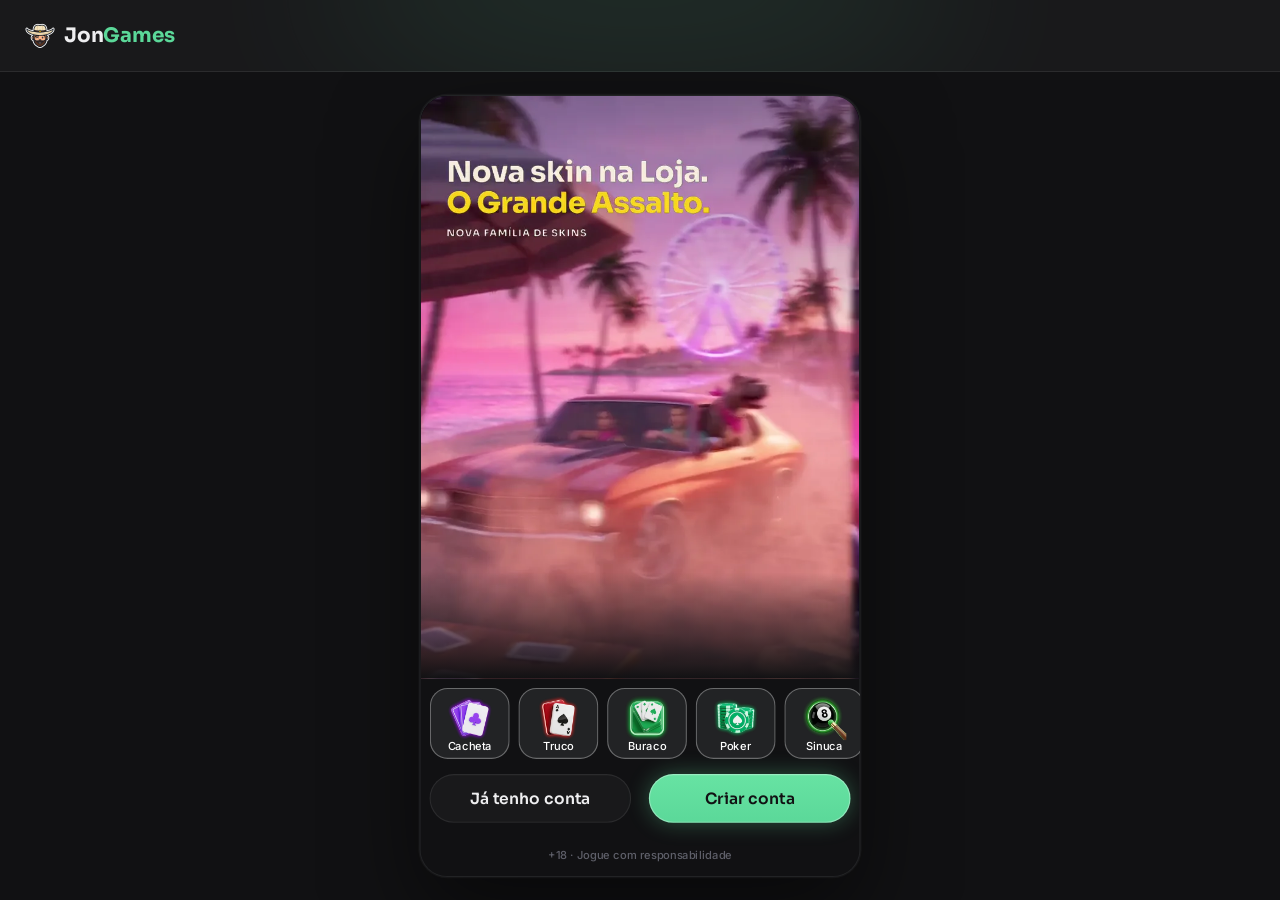
<file: index.html>
<!doctype html>
<html lang="pt-BR">
<head>
<meta charset="utf-8">
<meta name="viewport" content="width=device-width, initial-scale=1, viewport-fit=cover, user-scalable=no">
<meta name="robots" content="noindex, nofollow">
<meta name="theme-color" content="#141e2a">
<meta name="mobile-web-app-capable" content="yes">
<meta name="apple-mobile-web-app-capable" content="yes">
<meta name="apple-mobile-web-app-status-bar-style" content="black-translucent">
<title>Jon Games · protótipo</title>
<link rel="icon" href="assets/ui/logo_icon.webp">
<link rel="preconnect" href="https://fonts.googleapis.com">
<link rel="preconnect" href="https://fonts.gstatic.com" crossorigin>
<link rel="stylesheet" href="https://fonts.googleapis.com/css2?family=Inter:wght@400;500;600;700&family=Sora:wght@600;700;800&display=swap">
<link rel="stylesheet" href="css/tokens.css?v=jon-11261813">
<link rel="stylesheet" href="css/ui.css?v=jon-11261813">
<link rel="stylesheet" href="css/screens.css?v=jon-11261813">
<link rel="stylesheet" href="css/game.css?v=jon-11261813">
<link rel="stylesheet" href="css/desk.css?v=jon-11261813">
<link rel="stylesheet" href="css/missoes.css?v=jon-11261813">
</head>
<body>
<svg width="0" height="0" style="position:absolute" aria-hidden="true">
  <defs><clipPath id="hexclip" clipPathUnits="objectBoundingBox"><path id="hexpath" d=""/></clipPath></defs>
  <symbol id="s-E" viewBox="0 0 16 20"><path d="M8 0C5 4 0 7.5 0 11.5C0 14 2 16 4.5 16C5.7 16 6.8 15.5 7.5 14.7C7.3 16.6 6.5 18.3 5 20H11C9.5 18.3 8.7 16.6 8.5 14.7C9.2 15.5 10.3 16 11.5 16C14 16 16 14 16 11.5C16 7.5 11 4 8 0Z"/></symbol>
  <symbol id="s-C" viewBox="0 0 20 18.4"><path d="M10 18.35L8.55 17.03C3.4 12.36 0 9.28 0 5.5C0 2.420 2.42 0 5.5 0C7.24 0 8.91 0.81 10 2.09C11.09 0.81 12.76 0 14.5 0C17.58 0 20 2.42 20 5.5C20 9.28 16.6 12.36 11.45 17.04L10 18.35Z"/></symbol>
  <symbol id="s-O" viewBox="0 0 15 20"><path d="M7.5 0L15 10L7.5 20L0 10L7.5 0Z"/></symbol>
  <symbol id="s-P" viewBox="0 0 18 18.5"><path d="M9 0C11.3 0 13.2 1.9 13.2 4.2C13.2 5 13 5.7 12.6 6.3C13 6.2 13.4 6.1 13.8 6.1C16.1 6.1 18 8 18 10.3C18 12.6 16.1 14.5 13.8 14.5C12.5 14.5 11.3 13.9 10.5 12.9C10.7 14.9 11.6 16.8 13.1 18.5H4.9C6.4 16.8 7.3 14.9 7.5 12.9C6.7 13.9 5.5 14.5 4.2 14.5C1.9 14.5 0 12.6 0 10.3C0 8 1.9 6.1 4.2 6.1C4.6 6.1 5 6.2 5.4 6.3C5 5.7 4.8 5 4.8 4.2C4.8 1.9 6.7 0 9 0Z"/></symbol>
  <symbol id="i-copy" viewBox="0 0 448 512"><path d="M208 0H332.1c12.7 0 24.9 5.1 33.9 14.1l67.9 67.9c9 9 14.1 21.2 14.1 33.9V336c0 26.5-21.5 48-48 48H208c-26.5 0-48-21.5-48-48V48c0-26.5 21.5-48 48-48zM48 128h80v64H64V448H256V416h64v48c0 26.5-21.5 48-48 48H48c-26.5 0-48-21.5-48-48V176c0-26.5 21.5-48 48-48z"/></symbol>
  <symbol id="i-share" viewBox="0 0 448 512"><path d="M352 224c53 0 96-43 96-96s-43-96-96-96s-96 43-96 96c0 4 .2 8 .7 11.9l-94.1 47C145.4 170.2 121.9 160 96 160c-53 0-96 43-96 96s43 96 96 96c25.9 0 49.4-10.2 66.6-26.9l94.1 47c-.5 3.9-.7 7.8-.7 11.9c0 53 43 96 96 96s96-43 96-96s-43-96-96-96c-25.9 0-49.4 10.2-66.6 26.9l-94.1-47c.5-3.9 .7-7.8 .7-11.9s-.2-8-.7-11.9l94.1-47C302.6 213.8 326.1 224 352 224z"/></symbol>
  <symbol id="i-wa" viewBox="0 0 448 512"><path d="M380.9 97.1C339 55.1 283.2 32 223.9 32c-122.4 0-222 99.6-222 222 0 39.1 10.2 77.3 29.6 111L0 480l117.7-30.9c32.4 17.7 68.9 27 106.1 27h.1c122.3 0 224.1-99.6 224.1-222 0-59.3-25.2-115-67.1-157zm-157 341.6c-33.2 0-65.7-8.9-94-25.7l-6.7-4-69.8 18.3L72 359.2l-4.4-7c-18.5-29.4-28.2-63.3-28.2-98.2 0-101.7 82.8-184.5 184.6-184.5 49.3 0 95.6 19.2 130.4 54.1 34.8 34.9 56.2 81.2 56.1 130.5 0 101.8-84.9 184.6-186.6 184.6zm101.2-138.2c-5.5-2.8-32.8-16.2-37.9-18-5.1-1.9-8.8-2.8-12.5 2.8-3.7 5.6-14.3 18-17.6 21.8-3.2 3.7-6.5 4.2-12 1.4-32.6-16.3-54-29.1-75.5-66-5.7-9.8 5.7-9.1 16.3-30.3 1.8-3.7.9-6.9-.5-9.7-1.4-2.8-12.5-30.1-17.1-41.2-4.5-10.8-9.1-9.3-12.5-9.5-3.2-.2-6.9-.2-10.6-.2-3.7 0-9.7 1.4-14.8 6.9-5.1 5.6-19.4 19-19.4 46.3 0 27.3 19.9 53.7 22.6 57.4 2.8 3.7 39.1 59.7 94.8 83.8 35.2 15.2 49 16.5 66.6 13.9 10.7-1.6 32.8-13.4 37.4-26.4 4.6-13 4.6-24.1 3.2-26.4-1.3-2.5-5-3.9-10.5-6.6z"/></symbol>
  <symbol id="i-pen" viewBox="0 0 512 512"><path d="M362.7 19.3L314.3 67.7 444.3 197.7l48.4-48.4c25-25 25-65.5 0-90.5L453.3 19.3c-25-25-65.5-25-90.5 0zm-71 71L58.6 323.5c-10.4 10.4-18 23.3-22.2 37.4L1 481.2C-1.5 489.7 .8 498.8 7 505s15.3 8.5 23.7 6.1l120.3-35.4c14.1-4.2 27-11.8 37.4-22.2L421.7 220.3 291.7 90.3z"/></symbol>
  <symbol id="i-plus" viewBox="0 0 448 512"><path d="M256 80c0-17.7-14.3-32-32-32s-32 14.3-32 32v144H48c-17.7 0-32 14.3-32 32s14.3 32 32 32h144v144c0 17.7 14.3 32 32 32s32-14.3 32-32V288h144c17.7 0 32-14.3 32-32s-14.3-32-32-32H256V80z"/></symbol>
  <symbol id="i-chev-l" viewBox="0 0 320 512"><path d="M9.4 233.4c-12.5 12.5-12.5 32.8 0 45.3l192 192c12.5 12.5 32.8 12.5 45.3 0s12.5-32.8 0-45.3L77.3 256 246.6 86.6c12.5-12.5 12.5-32.8 0-45.3s-32.8-12.5-45.3 0l-192 192z"/></symbol>
  <symbol id="i-chev-r" viewBox="0 0 320 512"><path d="M310.6 233.4c12.5 12.5 12.5 32.8 0 45.3l-192 192c-12.5 12.5-32.8 12.5-45.3 0s-12.5-32.8 0-45.3L242.7 256 73.4 86.6c-12.5-12.5-12.5-32.8 0-45.3s32.8-12.5 45.3 0l192 192z"/></symbol>
  <symbol id="i-chev-l-light" viewBox="0 0 320 512"><path d="M20.7 267.3c-6.2-6.2-6.2-16.4 0-22.6l192-192c6.2-6.2 16.4-6.2 22.6 0s6.2 16.4 0 22.6L54.6 256 235.3 436.7c6.2 6.2 6.2 16.4 0 22.6s-16.4 6.2-22.6 0l-192-192z"/></symbol>
  <symbol id="i-chev-r-light" viewBox="0 0 320 512"><path d="M299.3 244.7c6.2 6.2 6.2 16.4 0 22.6l-192 192c-6.2 6.2-16.4 6.2-22.6 0s-6.2-16.4 0-22.6L265.4 256 84.7 75.3c-6.2-6.2-6.2-16.4 0-22.6s16.4-6.2 22.6 0l192 192z"/></symbol>
  <symbol id="i-x" viewBox="0 0 384 512"><path d="M324.5 411.1c6.2 6.2 16.4 6.2 22.6 0s6.2-16.4 0-22.6L214.6 256 347.1 123.5c6.2-6.2 6.2-16.4 0-22.6s-16.4-6.2-22.6 0L192 233.4 59.5 100.9c-6.2-6.2-16.4-6.2-22.6 0s-6.2 16.4 0 22.6L169.4 256 36.9 388.5c-6.2 6.2-6.2 16.4 0 22.6s16.4 6.2 22.6 0L192 278.6 324.5 411.1z"/></symbol>
  <symbol id="i-search" viewBox="0 0 512 512"><path d="M384 208A176 176 0 1 0 32 208a176 176 0 1 0 352 0zM343.3 366C307 397.2 259.7 416 208 416C93.1 416 0 322.9 0 208S93.1 0 208 0S416 93.1 416 208c0 51.7-18.8 99-50 135.3L507.3 484.7c6.2 6.2 6.2 16.4 0 22.6s-16.4 6.2-22.6 0L343.3 366z"/></symbol>
  <symbol id="i-check" viewBox="0 0 512 512"><path d="M256 512A256 256 0 1 0 256 0a256 256 0 1 0 0 512zM369 209L241 337c-9.4 9.4-24.6 9.4-33.9 0l-64-64c-9.4-9.4-9.4-24.6 0-33.9s24.6-9.4 33.9 0l47 47L335 175c9.4-9.4 24.6-9.4 33.9 0s9.4 24.6 0 33.9z"/></symbol>
  <symbol id="i-eye" viewBox="0 0 576 512"><path d="M288 32c-80.8 0-145.5 36.8-192.6 80.6C48.6 156 17.3 208 2.5 243.7c-3.3 7.9-3.3 16.7 0 24.6C17.3 304 48.6 356 95.4 399.4C142.5 443.2 207.2 480 288 480s145.5-36.8 192.6-80.6c46.8-43.5 78.1-95.4 93-131.1c3.3-7.9 3.3-16.7 0-24.6c-14.9-35.7-46.2-87.7-93-131.1C433.5 68.8 368.8 32 288 32zM144 256a144 144 0 1 1 288 0 144 144 0 1 1 -288 0zm144-64c0 35.3-28.7 64-64 64c-7.1 0-13.9-1.2-20.3-3.3c-5.5-1.8-11.9 1.6-11.7 7.4c.3 6.9 1.3 13.8 3.2 20.7c13.7 51.2 66.4 81.6 117.6 67.9s81.6-66.4 67.9-117.6c-11.1-41.5-47.8-69.4-88.6-71.1c-5.8-.2-9.2 6.1-7.4 11.7c2.1 6.4 3.3 13.2 3.3 20.3z"/></symbol>
  <symbol id="i-send" viewBox="0 0 512 512"><path d="M498.1 5.6c10.1 7 15.4 19.1 13.5 31.2l-64 416c-1.5 9.7-7.4 18.2-16 23s-18.9 5.4-28 1.6L284 427.7l-68.5 74.1c-8.9 9.7-22.9 12.9-35.2 8.1S160 493.2 160 480V396.4c0-4 1.5-7.8 4.2-10.7L331.8 202.8c5.8-6.3 5.6-16-.4-22s-15.7-6.4-22-.7L106 360.8 17.7 316.6C7.1 311.3 .3 300.7 0 288.9s5.9-22.8 16.1-28.7l448-256c10.7-6.1 23.9-5.5 34 1.4z"/></symbol>
  <symbol id="i-star" viewBox="0 0 576 512"><path d="M316.9 18C311.6 7 300.4 0 288.1 0s-23.4 7-28.8 18L195 150.3 51.4 171.5c-12 1.8-22 10.2-25.7 21.7s-.7 24.2 7.9 32.7L137.8 329 113.2 474.7c-2 12 3 24.2 12.9 31.3s23 8 33.8 2.3l128.3-68.5 128.3 68.5c10.8 5.7 23.9 4.9 33.8-2.3s14.9-19.3 12.9-31.3L438.5 329 542.7 225.9c8.6-8.5 11.7-21.2 7.9-32.7s-13.7-19.9-25.7-21.7L381.2 150.3 316.9 18z"/></symbol>
  <symbol id="i-star-o" viewBox="0 0 576 512"><path d="M287.9 0c9.2 0 17.6 5.2 21.6 13.5l68.6 141.3 153.2 22.6c9 1.3 16.5 7.6 19.3 16.3s.5 18.1-5.9 24.5L433.6 328.4l26.2 155.6c1.5 9-2.2 18.1-9.7 23.5s-17.3 6-25.3 1.7l-137-73.2L151 509.1c-8.1 4.3-17.9 3.7-25.3-1.7s-11.2-14.5-9.7-23.5l26.2-155.6L31.1 218.2c-6.5-6.4-8.7-15.9-5.9-24.5s10.3-14.9 19.3-16.3l153.2-22.6L266.3 13.5C270.4 5.2 278.7 0 287.9 0zm0 79L235.4 187.2c-3.5 7.1-10.2 12.1-18.1 13.3L99 217.9 184.9 303c5.5 5.5 8.1 13.3 6.8 21L171.4 443.7l105.2-56.2c7.1-3.8 15.6-3.7 22.6 0l105.2 56.2L384.2 324.1c-1.3-7.7 1.2-15.5 6.8-21l85.9-85.1L358.6 200.5c-7.8-1.2-14.6-6.1-18.1-13.3L287.9 79z"/></symbol>
</svg>

<!-- desktop (js/desk.js): header largo, menu e chat ao vivo em volta da coluna 9:16 -->
<header class="dkh" id="dkh"></header>
<aside class="dkl" id="dkl" aria-label="Menu"></aside>
<aside class="dkr" id="dkr" aria-label="Chat ao vivo"></aside>

<div class="stage-wrap"><div class="phone" id="phone">
  <div class="status" aria-hidden="true"><span>9:41</span><span class="island"></span>
    <span class="icons"><svg width="18" height="12" viewBox="0 0 18 12" fill="#fff"><rect x="0" y="8" width="3" height="4" rx="1"/><rect x="5" y="5.5" width="3" height="6.5" rx="1"/><rect x="10" y="3" width="3" height="9" rx="1"/><rect x="15" y="0" width="3" height="12" rx="1"/></svg><svg width="16" height="12" viewBox="0 0 16 12" fill="#fff"><path d="M8 2.2c2.3 0 4.4.9 6 2.4l1.1-1.1A10 10 0 0 0 8 .6 10 10 0 0 0 .9 3.5L2 4.6a8.4 8.4 0 0 1 6-2.4zm0 3.3c1.4 0 2.7.5 3.7 1.4l1.1-1.1A7 7 0 0 0 8 3.9a7 7 0 0 0-4.8 1.9l1.1 1.1c1-.9 2.3-1.4 3.7-1.4zm0 3.3c.6 0 1.1.2 1.5.6L8 11 6.5 9.4c.4-.4.9-.6 1.5-.6z"/></svg><svg width="27" height="13" viewBox="0 0 27 13" fill="none"><rect x=".5" y=".5" width="23" height="12" rx="3.5" stroke="#fff" opacity=".4"/><rect x="2" y="2" width="20" height="9" rx="2" fill="#fff"/><rect x="25" y="4.5" width="1.6" height="4" rx=".8" fill="#fff" opacity=".4"/></svg></span>
  </div>
  <div class="app" id="app">
    <!-- telas do app (renderizadas pelo js/screens.js) -->
    <section class="scr" id="view"></section>

    <!-- tela de jogo: os motores (js/games.js) desenham dentro dela -->
    <section class="scr game-scr" id="scr-game" hidden>
      <header class="hud" id="hud"></header>
      <div class="jogo" id="jogo"><div class="board" id="board"></div></div>
      <nav class="mnav" id="mnav">
        <button data-g="voltar"><span class="back"><svg><use href="#i-chev-l-light"/></svg></span><span>Voltar</span></button>
        <button data-g="chat"><img class="ic" src="assets/icons/chat.webp" alt=""><span>Chat</span></button>
        <button data-g="mesa"><img class="ic" src="assets/icons/friends.webp" alt=""><span>Mesa</span></button>
        <button data-g="voz"><img class="ic" id="micIco" src="assets/icons/microphone-off.webp" alt=""><span>Voz</span></button>
        <button data-g="ajustes"><img class="ic" src="assets/icons/gear.webp" alt=""><span>Ajustes</span></button>
      </nav>
    </section>

    <div class="toast" id="toast"><span class="hint-pill" id="toastTxt"></span></div>
    <div id="sheet"></div>
    <div id="overlay"></div>
  </div>
</div></div>

<script src="js/core.js?v=jon-11261813"></script>
<script src="js/ui.js?v=jon-11261813"></script>
<script src="js/screens.js?v=jon-11261813"></script>
<script src="js/loja.js?v=jon-11261813"></script>
<script src="js/social.js?v=jon-11261813"></script>
<script src="js/torneios.js?v=jon-11261813"></script>
<script src="js/sala.js?v=jon-11261813"></script>
<script src="js/missoes.js?v=jon-11261813"></script>
<script src="js/games.js?v=jon-11261813"></script>
<script src="js/sinuca.js?v=jon-11261813"></script>
<script src="js/desk.js?v=jon-11261813"></script>
<script src="js/boot.js?v=jon-11261813"></script>
</body>
</html>
</file>
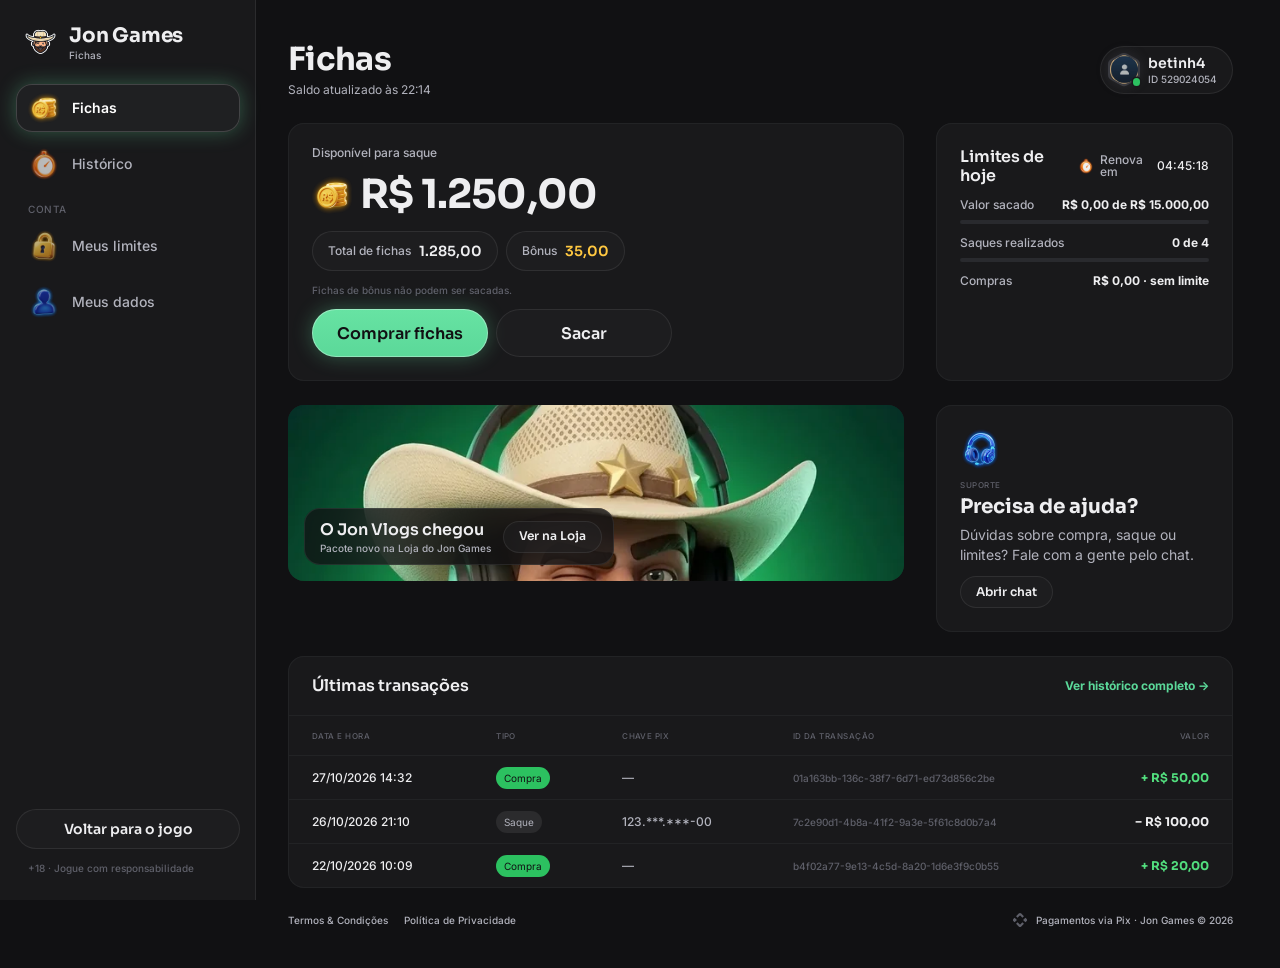
<file: fichas/index.html>
<!doctype html>
<html lang="pt-BR">
<head>
<meta charset="utf-8">
<meta name="viewport" content="width=device-width, initial-scale=1, viewport-fit=cover">
<meta name="robots" content="noindex, nofollow">
<meta name="theme-color" content="#111113">
<title>Fichas · Jon Games</title>
<link rel="icon" href="../assets/ui/logo_icon.webp">
<link rel="preconnect" href="https://fonts.googleapis.com">
<link rel="preconnect" href="https://fonts.gstatic.com" crossorigin>
<link rel="stylesheet" href="https://fonts.googleapis.com/css2?family=Inter:wght@400;500;600;700&family=Sora:wght@600;700;800&display=swap">
<link rel="stylesheet" href="../css/tokens.css?v=20261119a">
<link rel="stylesheet" href="../css/ui.css?v=20261119a">
<link rel="stylesheet" href="fichas.css?v=20261119a">
</head>
<body>
<svg width="0" height="0" style="position:absolute" aria-hidden="true">
  <defs><clipPath id="hexclip" clipPathUnits="objectBoundingBox"><path id="hexpath" d=""/></clipPath></defs>
  <symbol id="i-chev-l-light" viewBox="0 0 320 512"><path d="M20.7 267.3c-6.2-6.2-6.2-16.4 0-22.6l192-192c6.2-6.2 16.4-6.2 22.6 0s6.2 16.4 0 22.6L54.6 256 235.3 436.7c6.2 6.2 6.2 16.4 0 22.6s-16.4 6.2-22.6 0l-192-192z"/></symbol>
  <symbol id="i-x" viewBox="0 0 384 512"><path d="M324.5 411.1c6.2 6.2 16.4 6.2 22.6 0s6.2-16.4 0-22.6L214.6 256 347.1 123.5c6.2-6.2 6.2-16.4 0-22.6s-16.4-6.2-22.6 0L192 233.4 59.5 100.9c-6.2-6.2-16.4-6.2-22.6 0s-6.2 16.4 0 22.6L169.4 256 36.9 388.5c-6.2 6.2-6.2 16.4 0 22.6s16.4 6.2 22.6 0L192 278.6 324.5 411.1z"/></symbol>
  <symbol id="i-check" viewBox="0 0 448 512"><path d="M438.6 105.4c12.5 12.5 12.5 32.8 0 45.3l-256 256c-12.5 12.5-32.8 12.5-45.3 0l-128-128c-12.5-12.5-12.5-32.8 0-45.3s32.8-12.5 45.3 0L160 338.7 393.4 105.4c12.5-12.5 32.8-12.5 45.3 0z"/></symbol>
  <symbol id="i-copy" viewBox="0 0 448 512"><path d="M208 0H332.1c12.7 0 24.9 5.1 33.9 14.1l67.9 67.9c9 9 14.1 21.2 14.1 33.9V336c0 26.5-21.5 48-48 48H208c-26.5 0-48-21.5-48-48V48c0-26.5 21.5-48 48-48zM48 128h80v64H64V448H256V416h64v48c0 26.5-21.5 48-48 48H48c-26.5 0-48-21.5-48-48V176c0-26.5 21.5-48 48-48z"/></symbol>
  <symbol id="i-pix" viewBox="0 0 24 24"><path d="M6.1 6.3 10.1 2.3a2.7 2.7 0 0 1 3.8 0l4 4-2.3 2.3-2.9-2.9a1 1 0 0 0-1.4 0L8.4 8.6 6.1 6.3zm11.8 11.4-4 4a2.7 2.7 0 0 1-3.8 0l-4-4 2.3-2.3 2.9 2.9a1 1 0 0 0 1.4 0l2.9-2.9 2.3 2.3zM2.3 10.1l1.6-1.6L7.4 12l-3.5 3.5-1.6-1.6a2.7 2.7 0 0 1 0-3.8zm19.4 0a2.7 2.7 0 0 1 0 3.8l-1.6 1.6-3.5-3.5 3.5-3.5 1.6 1.6z"/></symbol>
</svg>

<div class="fx">
  <aside class="side" id="side" aria-label="Menu"></aside>
  <div class="main">
    <header class="mtop" id="mtop"></header>
    <main class="page" id="page"></main>
    <footer class="foot" id="foot"></footer>
  </div>
</div>
<div class="veil" id="veil" hidden><section class="drawer" id="drawer" role="dialog" aria-modal="true"></section></div>
<div class="toast" id="toast"><span class="hint-pill" id="toastTxt"></span></div>

<script src="fichas.js?v=20261119a"></script>
</body>
</html>
</file>
<file: css/tokens.css>
/* Jon Games · tokens do DS EstrelaGames (Rjx31bgpOt4m1U8DVKyWtd · modo Jon Games), valores resolvidos 1:1 */
:root{
  color-scheme: dark;
  /* background */
  --bg-default:#111113; --bg-subtle:#19191b; --bg-strong:#222325; --bg-raised:#292a2e; --bg-inset:#010101; --bg-highlight:#ffffff14; --bg-chrome:#19191b; --bg-divider:#292a2e; --bg-band:#00000052;
  --bga-default-50:#11111380; --bga-default-75:#111113bf; --bga-subtle-50:#19191b80; --bga-subtle-75:#19191bbf;
  --bga-strong-25:#22232540; --bga-strong-50:#22232580; --bga-strong-75:#222325bf;
  --bga-secondary-16:#5bd89929; --bga-secondary-32:#5bd89952; --bga-accent-12:#ffc8411f;
  /* border */
  --border-muted:#ffffff14; --border-default:#222325; --border-strong:#393a40; --border-focus:#67e3a3;
  --border-hl-top:#ffffff29; --border-gold-top:#b9f9d3e5; --border-gold-bottom:#67e3a35c;
  /* text */
  --text-default:#eeeef0; --text-muted:#b2b3bd; --text-link:#5bd899; --text-subtle:#5f606a; --text-disabled:#46484f;
  --text-brand:#5bd899; --text-success:#52de7e; --text-error:#ff6b6e; --text-prize:#ffc841;
  --text-on-color:#ffffff; --text-on-color-muted:#ffffffd9; --text-on-color-subtle:#ffffffb2; --text-on-light:#111113;
  /* system */
  --sys-info:#72edad; --sys-success:#2cc160; --sys-success-strong:#8cf0a9; --sys-warning:#ffbe2e; --sys-error:#ef4452;
  --sysa-success-25:#2cc16040; --sysa-error-25:#ef445240; --sysa-info-25:#3b74f540;
  --notification-error:#ef4452;
  /* effects */
  --hl-subtle:#ffffff29; --hl:#ffffff52; --hl-strong:#ffffff7a;
  --shadow-faint:#0000001f; --shadow-subtle:#0000003d; --shadow:#00000066; --shadow-strong:#00000080;
  --glow-info:#67e3a352; --glow-accent:#ffbe2e52; --glow-success:#52de7ea3; --glow-gold:#5bd89952; --glow-blue:#5bd899; --glow-red:#ff6b6e;
  /* surfaces */
  --surface-card-top:#19191b; --surface-card-bottom:#111113; --surface-elevated-top:#292a2e; --surface-elevated-bottom:#19191b;
  /* buttons */
  --btn-primary-top:#67e3a3; --btn-primary-bg:#0d8353; --btn-secondary-border:#72edad;
  --btn-disabled-top:#292a2e; --btn-disabled-bg:#292a2e; --btn-disabled-text:#46484f;
  /* tabs */
  --tab-default-text:#b2b3bd; --tab-container:#222325; --input-border:#222325;
  --tab-padrao:#67e3a3; --tab-padrao-tint:#67e3a33d; --tab-rosa:#e93d82; --tab-rosa-tint:#e93d823d;
  /* games */
  --game-truco:#e5484d; --game-paulista:#3b74f5; --game-cacheta:#8752f2; --game-tranca:#2cc160; --game-buraco:#1f9a4a;
  --game-poker:#0fa968; --game-sinuca:#2fa35a; --game-todos:#72edad; --game-domino:#14b8a6; --game-dama:#f76b15; --game-xadrez:#5b6cff;
  --game-paulista-tint:#3b74f53d; --game-truco-tint:#e5484d3d; --game-cacheta-tint:#8752f23d; --game-buraco-tint:#1f9a4a3d; --game-poker-tint:#0fa9683d; --game-sinuca-tint:#2fa35a3d;
  /* crew */
  --crew-engenheiro:#4fb3ff; --crew-comandante:#f5c542; --crew-piloto:#ff5a36; --crew-navegador:#e86bff; --crew-explorador:#4dffb8;
  --crew-bar:#ff9f43; --crew-reis:#34d399; --crew-nobru:#3d8bff; --crew-inhui:#ff4fb0;
  /* famílias da página Skins (mesma cor da chamada do Truco) */
  --crew-laje:#ff7f50; --crew-portaria:#3ddc84; --crew-live:#b45cff; --crew-feira:#ffa62b; --crew-navalha:#ff4fb0; --crew-varzea:#5be37d; --crew-oficina:#3db8ff; --crew-posto:#ff3b4a; --crew-fliper:#a45cff; --crew-grau:#4fa3ff; --crew-palpite:#f2b233; --crew-assalto:#ff4fa3;
  /* stake / table */
  --stake-padrao-top:#005936; --stake-padrao-bottom:#072e1c; --stake-iniciante-top:#1f9a4a; --stake-iniciante-bottom:#1f502c;
  --table-card-top:#1f5a4a; --table-card-bottom:#0f2e2a; --table-stake:#ffc841;
  --plus-bg:#52de7e; --plus-icon:#111113;
  --btn-success-top:#52de7e; --btn-success-bg:#1f9a4a; /* DS button-glass ☰ Type=Success (Comprar) */
  /* cards */
  --card-face:#ffffff; --card-border:#9ea2a4; --suit-red:#c72c3d; --suit-black:#141922; --back-top:#0e6c44; --back-bottom:#003d21;
  /* seat timer */
  --seat-timer-track:#ffffff1f; --seat-timer:#72edad;
  /* type */
  --f-display:"Sora", "Inter", system-ui, sans-serif;
  --f-ui:"Inter", system-ui, -apple-system, sans-serif;
  --f-call:"Industry", "Sora", sans-serif;
  /* marca · Jon Games (sobrescreve) */
  --back-top:#0d8353; --back-bottom:#072e1c; --btn-primary-text:#111113; --btn-primary-bg:#5bd899; --crew-nobru:#72EDAD; --crew-inhui:#72EDAD;
}
/* estilos de texto do DS */
.t-d3xl{font:700 64px/1.2 var(--f-display);letter-spacing:-.02em}
.t-d2xl{font:700 48px/1.2 var(--f-display);letter-spacing:-.02em}
.t-dxl{font:700 40px/1.2 var(--f-display);letter-spacing:-.02em}
.t-dl{font:700 32px/1.2 var(--f-display);letter-spacing:-.02em}
.t-dm{font:700 24px/1.2 var(--f-display);letter-spacing:-.01em}
.t-ds{font:700 20px/1.2 var(--f-display);letter-spacing:-.01em}
.t-dxs{font:600 16px/1.2 var(--f-display)}
.t-d2xs{font:600 14px/1.2 var(--f-display)}
.t-d3xs{font:600 12px/1.2 var(--f-display)}
.t-hm{font:700 20px/1.2 var(--f-ui)}
.t-ll{font:500 16px/1 var(--f-ui)} .t-lm{font:500 14px/1 var(--f-ui)} .t-ls{font:500 12px/1 var(--f-ui)} .t-lxs{font:500 10px/1 var(--f-ui)} .t-l2xs{font:500 8px/1 var(--f-ui)}
.t-link{font:700 12px/1.5 var(--f-ui)}
.t-p2xl{font:400 20px/1.5 var(--f-ui)} .t-pm{font:400 14px/1.5 var(--f-ui)} .t-ps{font:400 12px/1.5 var(--f-ui)}
</file>
<file: css/ui.css>
/* EstrelaGames · base + componentes do DS (Apple Gamer Style · Glass). Medidas 1:1 com o Figma (frame 375). */
*{box-sizing:border-box}
html,body{height:100%;margin:0}
body{background:#05080c;color:var(--text-default);font-family:var(--f-ui);-webkit-font-smoothing:antialiased;overflow:hidden;-webkit-text-size-adjust:100%}
button{font:inherit;color:inherit;border:0;background:none;padding:0;margin:0;cursor:pointer;-webkit-tap-highlight-color:transparent;text-align:inherit}
button:focus-visible,[role="button"]:focus-visible{outline:2px solid var(--border-focus);outline-offset:2px}
/* cards clicáveis são div[role=button]: o WebKit (iPhone) não estica os filhos de um <button> com flex */
[role="button"]{cursor:pointer;-webkit-tap-highlight-color:transparent;-webkit-user-select:none;user-select:none;outline:0}
input{font:inherit;color:inherit;border:0;background:none;outline:0;padding:0;margin:0;min-width:0}
img,video{display:block;max-width:100%;user-select:none;-webkit-user-drag:none}
video::-webkit-media-controls,video::-webkit-media-controls-start-playback-button,video::-webkit-media-controls-overlay-play-button{display:none!important;-webkit-appearance:none} /* sem botão de play: os vídeos são fundo */
svg{display:block}
[hidden]{display:none!important}
.ic{flex:none;object-fit:contain;pointer-events:none}

/* ---------- aparelho ---------- */
.stage-wrap{position:fixed;inset:0;display:flex;align-items:center;justify-content:center}
.phone{position:relative;width:375px;height:812px;background:var(--bg-subtle);overflow:hidden;border-radius:48px;box-shadow:0 0 0 10px #0c1016,0 0 0 11px #2a3340,0 40px 80px rgba(0,0,0,.6);transform-origin:center;display:flex;flex-direction:column}
.status{position:relative;flex:none;height:44px;display:flex;align-items:center;justify-content:space-between;padding:0 26px 0 32px;font:600 15px/1 var(--f-ui);background:var(--bg-subtle);z-index:60;pointer-events:none}
.status .island{position:absolute;left:50%;top:10px;width:118px;height:32px;margin-left:-59px;border-radius:20px;background:#000}
.status .icons{display:flex;gap:6px;align-items:center}
.app{position:relative;flex:1;min-height:0;overflow:hidden}
@media (max-width:520px){
  .phone{width:100vw;height:100vh;height:100dvh;border-radius:0;box-shadow:none;transform:none!important}
  .status{display:none}
  .app{padding-top:env(safe-area-inset-top,0px)}
}
.scr{position:absolute;inset:0;display:flex;flex-direction:column;background:var(--bg-subtle);overflow:hidden}
.app>.scr{top:env(safe-area-inset-top,0px)}
@media (min-width:521px){.app>.scr{top:0}}
.scroll{flex:1;min-height:0;overflow-y:auto;overflow-x:hidden;-webkit-overflow-scrolling:touch;scrollbar-width:none;overscroll-behavior:contain}
.scroll::-webkit-scrollbar,.hscroll::-webkit-scrollbar{display:none}
/* linha com rolagem lateral: sem clip, sangra até a borda da tela (regra Oct 26) */
.hscroll{display:flex;overflow-x:auto;overflow-y:visible;scrollbar-width:none;margin:0 -8px;padding:0 8px;scroll-padding:0 8px;-webkit-overflow-scrolling:touch}

/* ---------- ícones 3D ---------- */
.i16{width:16px;height:16px}.i20{width:20px;height:20px}.i24{width:24px;height:24px}.i28{width:28px;height:28px}.i32{width:32px;height:32px}.i36{width:36px;height:36px}.i40{width:40px;height:40px}.i48{width:48px;height:48px}

/* ---------- header-game (Mobile · Glass) ---------- */
.hdr{position:relative;flex:none;height:64px;display:flex;align-items:center;gap:4px;padding:8px 12px;background:var(--bg-subtle);overflow:hidden;z-index:20}
.hdr::before{content:"";position:absolute;left:48px;top:-70px;width:280px;height:140px;border-radius:50%;background:var(--glow-blue);filter:blur(60px);opacity:.15;pointer-events:none}
.hdr .side{position:relative;flex:1;min-width:0;display:flex;align-items:center;gap:4px}
.hdr .logo{width:24px;height:36px;display:grid;place-items:center;flex:none}
.hdr .logo img{width:25px;height:24px}
.cpill{flex:1;min-width:0;height:34px;display:flex;align-items:center;gap:2px;padding:4px;border-radius:999px;background:linear-gradient(90deg,#52de7e1a,#22232506),var(--bga-strong-50);box-shadow:inset 0 0 0 1px var(--border-muted);overflow:hidden}
.cpill.bonus{padding:4px 8px 4px 4px;background:linear-gradient(90deg,#22232506,#ffc8411a),var(--bga-strong-50)}
.cpill .ic{width:24px;height:24px}
.cpill .t{flex:1;min-width:0;display:flex;flex-direction:column;gap:2px;text-align:left}
.cpill .t small{font:500 8px/1 var(--f-ui);color:var(--text-muted)}
.cpill .t b{font:700 12px/10px var(--f-ui);color:var(--text-default);white-space:nowrap;overflow:hidden;text-overflow:ellipsis}
.cpill.bonus .t b{color:var(--text-prize)}
.cpill .plus{width:20px;height:20px;border-radius:10px;background:var(--plus-bg);display:grid;place-items:center;flex:none}
.cpill .plus svg{width:12px;height:12px;fill:var(--plus-icon)}
/* saldo com seta: abre o dropdown (DS header-game ◉ Expanded) */
.cpill .chev{width:20px;height:20px;display:grid;place-items:center;flex:none}
.cpill .chev svg{width:10px;height:10px;fill:var(--text-muted);transform:rotate(90deg);transition:transform .2s}
.cpill.open{box-shadow:inset 0 0 0 1px var(--border-strong)} .cpill.open .chev svg{transform:rotate(-90deg)}
.hdr .hbuy{flex:1;min-width:0}
/* dropdown do saldo (DS balance-panel) · celular: preso embaixo do header */
.baldrop{position:absolute;left:0;right:0;top:64px;bottom:0;z-index:45;background:var(--bga-default-75);animation:fade .15s both}
.balp{display:flex;flex-direction:column;gap:16px;max-height:100%;overflow:auto;padding:16px 16px 24px;background:var(--bg-subtle);border-radius:0 0 24px 24px;box-shadow:inset 0 -1px 0 var(--hl-subtle),0 16px 40px rgba(0,0,0,.4);animation:balIn .22s cubic-bezier(.2,.8,.2,1) both}
@keyframes balIn{from{transform:translateY(-12px);opacity:0}}
.balp .top{display:flex;justify-content:space-between;align-items:center}
.balp .top small{font:500 12px/1.2 var(--f-ui);color:var(--text-muted)}
.balp .tv{display:flex;align-items:center;gap:4px}
.balp .eye,.balp .x{display:grid;place-items:center;width:28px;height:28px}
.balp .eye svg{width:20px;height:20px;fill:var(--text-muted)}
.balp .x svg{width:12px;height:12px;fill:var(--text-muted);transform:rotate(-90deg)}
.balp .rows{display:flex;flex-direction:column;gap:12px}
.balp .kv{display:flex;justify-content:space-between;gap:12px;font:400 14px/1.4 var(--f-ui);color:var(--text-muted)}
.balp .kv b{font-weight:400;color:var(--text-default);font-variant-numeric:tabular-nums;text-align:right}
.balp hr{border:0;height:1px;background:var(--border-muted);margin:0}
.balp .acts{display:flex;gap:12px} .balp .acts .btn{flex:1}
/* Bônus Fidelidade (DS _loyalty-bonus): Resgatar quando tem valor · Juntando com a seta que abre as regras */
.fid{display:flex;flex-direction:column;gap:12px;padding:8px 12px 8px 8px;border-radius:24px;background:var(--bga-strong-50);box-shadow:inset 0 0 0 1px var(--border-muted)}
.fid.ready{flex-direction:row;align-items:center;gap:8px}
.fid .ic{width:28px;height:28px;flex:none}
.fid .t{flex:1;min-width:0;display:flex;flex-direction:column;gap:2px;text-align:left}
.fid .t b{font:400 14px/1.3 var(--f-ui);color:var(--text-default)}
.fid .t small{font:500 10px/1.2 var(--f-ui);color:var(--text-muted)}
.fid .v{font:400 14px/1 var(--f-ui);font-variant-numeric:tabular-nums}
.fid .row{display:flex;align-items:center;gap:8px;width:100%}
.fid .chev{width:20px;height:20px;display:grid;place-items:center;flex:none}
.fid .chev svg{width:10px;height:10px;fill:var(--text-muted);transform:rotate(90deg);transition:transform .2s}
.fid.open{border-radius:16px;padding:8px 12px 12px 8px} .fid.open .chev svg{transform:rotate(-90deg)}
.fid .more{display:flex;flex-direction:column;gap:12px}
.fid .wk{display:flex;flex-direction:column;gap:4px;padding:12px;border-radius:12px;background:var(--bga-default-50);box-shadow:inset 0 0 0 1px var(--border-muted)}
.fid .wk small{font:500 12px/1.2 var(--f-ui);color:var(--text-muted)}
.fid .wk b{font:700 20px/1.2 var(--f-display);color:var(--text-prize);font-variant-numeric:tabular-nums}
.fid p{margin:0;font:400 12px/1.5 var(--f-ui);color:var(--text-muted)}
.fid .kv{font-size:12px}
.hbell{position:relative;width:36px;height:36px;border-radius:18px;background:var(--bga-strong-50);box-shadow:inset 0 0 0 1px var(--border-muted);display:grid;place-items:center;flex:none}
.hbell .ic{width:28px;height:28px}
.hbell i{position:absolute;left:28px;top:0;width:8px;height:8px;border-radius:50%;background:var(--notification-error)}
.hbell i[hidden]{display:none}

/* ---------- header-avatar (hexágono com borda da tripulação) ---------- */
.hav{position:relative;display:inline-block;flex:none;width:var(--w,44px);height:var(--h,48px)}
.hav .gl{position:absolute;left:-4.5%;top:0;width:109%;aspect-ratio:1;border-radius:50%;background:var(--cc);filter:blur(calc(var(--w,44px) * .16));opacity:.45;pointer-events:none}
.hav .hx{position:absolute;inset:0;-webkit-clip-path:url(#hexclip);clip-path:url(#hexclip);background:var(--cc)}
.hav .hx img{position:absolute;inset:2px;width:calc(100% - 4px);height:calc(100% - 4px);object-fit:cover;object-position:center top;-webkit-clip-path:url(#hexclip);clip-path:url(#hexclip);background:var(--bg-raised)}
.hav .on{position:absolute;left:77%;top:75%;width:23%;aspect-ratio:1;border-radius:50%;background:var(--sys-success);box-shadow:0 0 0 1.5px var(--bg-subtle)}
.hav.xs{--w:24px;--h:26px}.hav.s{--w:32px;--h:35px}.hav.m{--w:44px;--h:48px}.hav.l{--w:56px;--h:60px}
.hav.xs .hx img,.hav.s .hx img{inset:1.5px;width:calc(100% - 3px);height:calc(100% - 3px)}
.hav.empty{height:var(--w)}
.hav.empty .av0{position:absolute;inset:4.5%;width:91%;height:91%}
.hav.empty .add{position:absolute;left:63.6%;top:63.6%;width:27.3%;height:27.3%;border-radius:50%;background:var(--plus-bg);box-shadow:0 0 0 1.2px var(--bg-subtle);display:grid;place-items:center}
.hav.empty .add svg{width:58%;height:58%;fill:var(--plus-icon)}

/* ---------- avatar circular (avatar-estrela-games) ---------- */
.av{position:relative;display:inline-block;vertical-align:middle;flex:none;width:var(--s,48px);height:var(--s,48px);border-radius:50%;background:linear-gradient(180deg,var(--surface-elevated-top),var(--surface-elevated-bottom));box-shadow:inset 0 0 0 var(--bw,2px) #ffffff29}
.av img{position:absolute;inset:var(--bw,2px);width:calc(100% - 2*var(--bw,2px));height:calc(100% - 2*var(--bw,2px));border-radius:50%;object-fit:cover;object-position:center top}
.av.s{--s:32px;--bw:1px}.av.m{--s:48px;--bw:2px}.av.l{--s:80px;--bw:3px}.av.xl{--s:120px;--bw:4px}
.av .lvl{position:absolute;left:50%;bottom:-4px;transform:translateX(-50%);padding:1px 6px;border-radius:999px;background:var(--bg-raised);box-shadow:0 0 0 2px var(--bg-default);font:600 12px/14px var(--f-display);white-space:nowrap}
.av.empty .ph{position:absolute;inset:25%;width:50%;height:50%;fill:#ffffff52}
.av .addb{position:absolute;left:63.3%;top:63.3%;width:36.7%;height:36.7%;border-radius:50%;background:var(--plus-bg);display:grid;place-items:center;box-shadow:0 0 0 3px var(--bg-subtle)}
.av .addb svg{width:50%;height:50%;fill:#fff}

/* ---------- navbar-glass ---------- */
.nav{position:absolute;left:16px;right:16px;bottom:calc(12px + env(safe-area-inset-bottom,0px));height:64px;display:flex;align-items:stretch;padding:4px;border-radius:24px;background:var(--bga-strong-75);box-shadow:inset 0 0 0 1px var(--border-muted);-webkit-backdrop-filter:blur(24px);backdrop-filter:blur(24px);z-index:30}
.nav>button{position:relative;flex:1;min-width:0;display:flex;flex-direction:column;align-items:center;justify-content:center;border-radius:20px}
.nav>button .ic{width:32px;height:32px;opacity:.75}
.nav>button>span{font:500 10px/1 var(--f-ui);color:var(--text-subtle);white-space:nowrap}
.nav>button.on{flex:none;width:104px;justify-content:flex-end;gap:2px;padding-bottom:6px;background:var(--bga-secondary-16);box-shadow:inset 0 0 0 1px var(--hl-subtle),0 0 20px var(--glow-info)}
.nav>button.on .ic{position:absolute;left:28px;top:-14px;width:48px;height:48px;opacity:1}
.nav>button.on .lr{width:100%;display:flex;align-items:center;justify-content:space-between;padding:0 8px}
.nav>button.on .lr span{font:500 10px/1 var(--f-ui);color:var(--text-on-color)}
.nav .lr i{width:16px;height:16px;display:grid;place-items:center}
.nav .lr svg{width:10px;height:16px;fill:var(--text-on-color)}

/* ---------- game-block ---------- */
.gb{position:relative;flex:none;width:72px;height:64px;border-radius:16px;display:flex;flex-direction:column;align-items:center;justify-content:center;padding:4px 0;background:var(--tab-container);box-shadow:inset 0 0 0 1px var(--hl);font:500 10px/1 var(--f-ui);color:var(--text-on-color);white-space:nowrap}
.gb .ic{width:40px;height:40px}
.gb.on{justify-content:flex-end;padding:0 0 6px;background:var(--gc);box-shadow:0 4px 12px var(--gs,transparent)}
.gb.on .ic{position:absolute;left:50%;top:-12px;width:60px;height:60px;margin-left:-30px}
.gb .lk{position:absolute;right:4px;top:4px;width:14px;height:14px;opacity:.8}
.gb.on .lk{display:none}
.games-row{gap:8px;padding-top:12px;margin-top:-12px}
.games-row .gb{width:72px}

/* ---------- tabs ---------- */
.tabs{display:flex;gap:2px;height:44px;padding:4px;border-radius:12px;background:var(--bg-raised);box-shadow:inset 0 0 0 1px var(--input-border)}
.tabs>button{position:relative;flex:1;min-width:0;height:34px;border-radius:8px;display:flex;align-items:center;justify-content:center;padding:8px 16px;font:500 12px/1 var(--f-ui);color:var(--tab-default-text);white-space:nowrap}
.tabs>button.on{background:var(--tc-tint);font:700 12px/18px var(--f-ui);color:var(--text-default)}
.tabs>button.on::after{content:"";position:absolute;left:50%;bottom:0;width:24px;height:3px;margin-left:-12px;border-radius:2px;background:var(--tc);box-shadow:0 0 8px var(--tc)}
.tabs>button .lk{font:500 9px/1 var(--f-ui);margin-left:4px;opacity:.7}
.tabs{--tc:var(--tab-padrao);--tc-tint:var(--tab-padrao-tint)}
.tabs.t-azul{--tc:var(--game-paulista);--tc-tint:var(--game-paulista-tint)}
.tabs.t-vermelha{--tc:var(--game-truco);--tc-tint:var(--game-truco-tint)}
.tabs.t-roxa{--tc:var(--game-cacheta);--tc-tint:var(--game-cacheta-tint)}
.tabs.t-verde{--tc:var(--game-buraco);--tc-tint:var(--game-buraco-tint)}
.tabs.t-rosa{--tc:var(--tab-rosa);--tc-tint:var(--tab-rosa-tint)}

/* ---------- button-glass ---------- */
.btn{display:inline-flex;align-items:center;justify-content:center;gap:8px;white-space:nowrap;transition:transform .12s,filter .12s;flex:none}
.btn:active{transform:scale(.97)}
.btn.l{height:48px;padding:0 24px;border-radius:24px;font:600 16px/1.2 var(--f-display)}
.btn.m{height:40px;padding:0 20px;border-radius:20px;font:600 14px/1.2 var(--f-display)}
.btn.s{height:32px;padding:0 16px;border-radius:16px;font:600 12px/1.2 var(--f-display)}
.btn.xl{height:56px;padding:0 24px;border-radius:28px;font:600 16px/1.2 var(--f-display)}
.btn.m44{height:44px;border-radius:22px}
.btn.pri{background:linear-gradient(180deg,var(--btn-primary-top),var(--btn-primary-bg));box-shadow:inset 0 0 0 1px var(--hl),0 0 20px var(--glow-info);color:var(--btn-primary-text)}
.btn.sec{background:var(--bga-strong-50);box-shadow:inset 0 0 0 1px var(--border-muted);color:var(--text-default)}
.btn.ok{background:linear-gradient(180deg,var(--btn-success-top),var(--btn-success-bg));box-shadow:inset 0 0 0 1px var(--hl),0 0 20px var(--glow-success);color:#fff}
.btn:disabled,.btn.dis{background:var(--btn-disabled-bg);box-shadow:none;color:var(--btn-disabled-text);pointer-events:none}
.btn.danger-txt{background:none;box-shadow:none;color:var(--text-error);font:500 14px/1 var(--f-ui)}
.btn.fill{flex:1;min-width:0}
.btn.wide{width:100%}
.btn .ic{width:20px;height:20px}

/* ---------- button-icon ---------- */
.bicon{width:40px;height:40px;border-radius:20px;display:grid;place-items:center;flex:none;background:var(--bga-strong-50);box-shadow:inset 0 0 0 1px var(--border-muted)}
.bicon .ic{width:24px;height:24px}
.bicon.s{width:32px;height:32px;border-radius:16px}.bicon.s .ic{width:20px;height:20px}
.bicon svg{width:14px;height:14px;fill:var(--text-default)}
.bicon.s28{width:28px;height:28px;border-radius:14px}.bicon.s28 svg{width:16px;height:16px}

/* ---------- tag ---------- */
.tag{display:inline-flex;align-items:center;gap:4px;padding:2px 8px;border-radius:999px;font:400 12px/18px var(--f-ui);white-space:nowrap;flex:none}
.tag.neutral{background:#ffffff14;color:var(--text-muted)}
.tag.gold{padding:3px 8px;background:#5bd89929;color:#fff;box-shadow:inset 0 0 0 1px #b9f9d38c}
.tag.success{background:var(--sys-success);color:var(--bg-default)}
.tag.danger{background:var(--sys-error);color:var(--text-default)}
.tag.info{background:var(--sys-info);color:var(--text-default)}
.tag.live{background:var(--sys-error);color:var(--text-default)}
.tag.beginner{background:var(--game-buraco);color:var(--text-default)}

/* ---------- section-title ---------- */
.stitle{display:flex;align-items:center;justify-content:space-between;gap:16px}
.stitle .tx{flex:1;min-width:0;display:flex;flex-direction:column;gap:2px}
.stitle b{font:700 20px/1.2 var(--f-display);letter-spacing:-.01em}
.stitle small{font:500 12px/1 var(--f-ui);color:var(--text-muted)}
.trow{display:flex;align-items:center;justify-content:space-between;gap:8px}
.trow b{font:600 14px/1.2 var(--f-display)}
.trow small{font:500 10px/1 var(--f-ui);color:var(--text-subtle)}

/* ---------- page-top ---------- */
.ptop{flex:none;display:flex;align-items:center;justify-content:space-between;gap:8px;padding:8px;min-height:45px}
.ptop .l{display:flex;align-items:center;gap:8px;min-width:0}
.ptop .back{width:28px;height:28px;border-radius:14px;display:grid;place-items:center;background:var(--bga-strong-50);box-shadow:inset 0 0 0 1px var(--border-muted);flex:none}
.ptop .back svg{width:10px;height:16px;fill:var(--text-default)}
.ptop .tx{display:flex;flex-direction:column;min-width:0}
.ptop .tx b{font:600 16px/1.2 var(--f-display);white-space:nowrap;overflow:hidden;text-overflow:ellipsis}
.ptop .tx small{display:flex;align-items:center;gap:4px;font:500 10px/1 var(--f-ui);color:var(--text-muted)}
.ptop .tx small i{width:6px;height:6px;border-radius:50%;background:var(--sys-success)}

/* ---------- input-search / input ---------- */
.search{display:flex;align-items:center;gap:8px;height:40px;padding:0 16px 0 12px;border-radius:20px;background:var(--bga-strong-50);box-shadow:inset 0 0 0 1px var(--border-muted)}
.search svg{width:16px;height:16px;fill:var(--text-muted);flex:none}
.search input{flex:1;font:500 12px/1 var(--f-ui);color:var(--text-default)}
.search input::placeholder{color:var(--text-muted)}
.field{display:flex;flex-direction:column;gap:8px}
.field>label{font:500 14px/1 var(--f-ui);color:var(--text-default)}
.field .box{display:flex;align-items:center;gap:8px;height:40px;padding:8px 12px;border-radius:12px;background:var(--bga-strong-50);box-shadow:inset 0 0 0 1px var(--border-muted)}
.field .box:focus-within{box-shadow:inset 0 0 0 1px var(--border-focus)}
.field .box input{flex:1;font:400 14px/1.5 var(--f-ui);color:var(--text-default)}
.field .box input::placeholder{color:var(--text-disabled)}
.field .box button svg{width:20px;height:20px;fill:var(--text-muted)}

/* ---------- otp ---------- */
.otp{display:flex;gap:8px;justify-content:center}
.otp .bx{width:48px;height:56px;border-radius:12px;background:#ffffff14;display:grid;place-items:center;font:700 24px/1.2 var(--f-display);color:var(--text-default);box-shadow:inset 0 0 0 1px var(--border-muted)}
.otp .bx.act{background:#ffffff1f;box-shadow:inset 0 0 0 2px var(--border-focus),0 0 12px var(--glow-info)}
.otp .bx.act::after{content:"";width:2px;height:24px;background:var(--border-focus);animation:blink 1s steps(1) infinite}
@keyframes blink{50%{opacity:0}}
.otp-in{position:absolute;opacity:0;pointer-events:none;width:1px;height:1px}

/* ---------- progress ---------- */
.prog{height:4px;border-radius:999px;background:#ffffff1f;overflow:hidden;flex:1}
.prog i{display:block;height:100%;border-radius:inherit;background:var(--tab-padrao);transition:width .3s}

/* ---------- stake-pill ---------- */
.stakes{position:relative;height:128px;overflow:hidden;margin:0 -8px}
.stakes .track{position:absolute;top:8px;left:50%;transform:translateX(-50%);display:flex;align-items:center;gap:8px;height:112px}
.sp{position:relative;flex:none;display:flex;flex-direction:column;border-radius:16px;padding:4px 4px 0;background:linear-gradient(180deg,var(--surface-elevated-top),var(--surface-card-bottom));box-shadow:inset 0 0 0 1px #ffffff29,0 16px 40px var(--shadow);transition:width .25s,height .25s}
.sp .st{position:relative;flex:1;align-self:stretch;border-radius:12px;display:flex;flex-direction:column;align-items:center;justify-content:center;gap:4px;background:linear-gradient(180deg,var(--stake-padrao-top),var(--stake-padrao-bottom));box-shadow:inset 0 0 0 1px var(--hl-subtle),inset 0 2px 8px var(--shadow)}
.sp .v{display:flex;align-items:center;gap:4px;font:600 14px/1.2 var(--f-display);white-space:nowrap}
.sp .v .ic{width:14px;height:14px}
.sp .q{position:absolute;top:4px;right:4px;display:flex;align-items:center;gap:3px;padding:2px 5px;border-radius:8px;background:var(--bga-strong-50);font:500 8px/1 var(--f-ui);white-space:nowrap}
.sp .q::before{content:"";width:5px;height:5px;border-radius:50%;background:var(--sys-success)}
.sp .tg{padding:2px 6px;border-radius:6px;background:var(--bga-strong-50);font:500 8px/1 var(--f-ui);color:var(--text-success)}
.sp .ft{flex:none;display:flex;align-items:center;justify-content:center;gap:3px;padding:4px 0 5px;white-space:nowrap}
.sp .ft small{font:500 8px/1 var(--f-ui);color:var(--text-muted)}
.sp .ft b{font:500 8px/1 var(--f-ui)}
.sp.ini .st{background:linear-gradient(180deg,var(--stake-iniciante-top),var(--stake-iniciante-bottom))}
.sp.S{width:68px;height:68px;padding:4px}
.sp.S .q,.sp.S .ft,.sp.S .tg{display:none}
.sp.M{width:88px;height:88px}
.sp.M .v{font:600 16px/1.2 var(--f-display)} .sp.M .v .ic{width:18px;height:18px}
.sp.L{width:112px;height:112px}
.sp.L .v{font:700 20px/1.2 var(--f-display);letter-spacing:-.01em} .sp.L .v .ic{width:24px;height:24px}
.sp.L .ft b{font:500 10px/1 var(--f-ui)}
.sp.on{box-shadow:inset 0 0 0 2px var(--btn-secondary-border),0 0 20px var(--glow-info)}
.sp.on .st{background:linear-gradient(180deg,var(--btn-primary-top),var(--btn-primary-bg))}
.sp.on.ini .st{background:linear-gradient(180deg,var(--stake-iniciante-top),var(--stake-iniciante-bottom))}
.stake-grid{display:grid;grid-template-columns:repeat(3,minmax(0,1fr));gap:12px}
.stake-grid .sp{width:auto;height:88px}

/* ---------- table-glass (mesa aberta) ---------- */
.tg-row{display:grid;grid-template-columns:repeat(2,minmax(0,1fr));gap:16px 8px}
.tgl{position:relative;height:92px;border-radius:46px;padding:4px;display:flex;background:linear-gradient(180deg,var(--surface-elevated-top),var(--surface-card-bottom));box-shadow:inset 0 0 0 1px #ffffff29,0 16px 40px var(--shadow);text-align:left}
.tgl .felt{flex:1;align-self:stretch;min-width:0;display:flex;align-items:center;padding:10px 12px 6px 70px;border-radius:41px;background:linear-gradient(180deg,var(--table-card-top),var(--table-card-bottom));box-shadow:inset 0 0 0 1px var(--hl-subtle),inset 0 2px 8px var(--shadow)}
.tgl .vals{display:flex;flex-direction:column;gap:4px;min-width:0}
.tgl .vals b{font:600 14px/1.2 var(--f-display);color:var(--table-stake);white-space:nowrap}
.tgl .vals small{font:500 10px/1 var(--f-ui);color:#ffffffb2;white-space:nowrap}
.tgl .seats{display:flex;align-items:center;gap:2px;height:20px}
.tgl .seats .pl{display:flex}
.tgl .seats .pl span{width:20px;height:20px;border-radius:10px;overflow:hidden;background:var(--cc);margin-right:-6px;box-shadow:0 0 0 1px var(--table-card-bottom)}
.tgl .seats .pl span img{width:100%;height:100%;object-fit:cover;object-position:center top}
.tgl .seats em{font:600 12px/14px var(--f-display);font-style:normal;margin-left:8px}
.tgl .tab{position:absolute;left:50%;top:-8px;transform:translateX(-50%);padding:2px 8px;border-radius:8px;background:var(--surface-elevated-top);box-shadow:inset 0 0 0 1px var(--border-muted);font:500 10px/12px var(--f-ui);color:var(--text-subtle);white-space:nowrap}
.tgl .deck{position:absolute;left:14px;top:25px;width:52px;height:52px}
.tgl.locked .felt>*{opacity:.55}
.tgl.pool{border-radius:16px}
.tgl.pool .felt{border-radius:12px;position:relative;overflow:hidden;background:linear-gradient(180deg,#2fa35a,#145c32)}
.tgl.pool .felt::before{content:"";position:absolute;left:30%;top:0;bottom:0;border-left:1px solid #ffffff29}
.tgl.pool .pk{position:absolute;width:10px;height:10px;border-radius:50%;background:#000000b2;box-shadow:inset 0 0 0 1px #ffffff1f}

/* ---------- action-tile ---------- */
.atile{width:80px;height:64px;border-radius:16px;display:flex;flex-direction:column;align-items:center;justify-content:center;background:var(--bga-strong-50);box-shadow:inset 0 0 0 1px var(--border-muted);font:600 14px/1.2 var(--f-display);flex:none}
.atile .ic{width:28px;height:28px}

/* ---------- bottom sheet (sheet glass) ---------- */
.veil{position:absolute;inset:0;z-index:50;background:var(--bga-default-75);display:flex;align-items:flex-end;animation:fade .2s both}
.bsheet{position:relative;width:100%;max-height:calc(100% - 24px);display:flex;flex-direction:column;align-items:stretch;gap:12px;padding:8px 12px calc(24px + env(safe-area-inset-bottom,0px));border-radius:24px 24px 0 0;background:var(--bg-subtle);box-shadow:inset 0 1px 0 var(--hl-subtle),0 16px 40px var(--shadow);animation:up .28s cubic-bezier(.2,.9,.3,1) both;overflow:hidden}
.bsheet.g16{gap:16px}
.bsheet .handle{width:36px;height:4px;border-radius:2px;background:var(--border-muted);align-self:center;flex:none}
.bsheet .scroll{margin:0 -12px;padding:0 12px}
.sh-h{display:flex;align-items:center;gap:12px;flex:none}
.sh-h>.ic{width:36px;height:36px}
.sh-h .tx{flex:1;min-width:0;display:flex;flex-direction:column;gap:2px}
.sh-h .tx b{font:600 16px/1.2 var(--f-display)}
.sh-h .tx small{font:500 10px/1.2 var(--f-ui);color:var(--text-subtle)}
.sh-h .tx small.ok{display:flex;align-items:center;gap:6px;color:var(--sys-success)}
.sh-h .tx small.ok::before{content:"";width:8px;height:8px;border-radius:50%;background:var(--sys-success)}
.xbtn{width:32px;height:32px;border-radius:16px;display:grid;place-items:center;background:var(--bga-strong-50);box-shadow:inset 0 0 0 1px var(--border-muted);flex:none}
.xbtn svg{width:14px;height:14px;fill:var(--text-default)}
@keyframes up{from{transform:translateY(100%)}to{transform:none}}
@keyframes fade{from{opacity:0}}
@keyframes pop{from{transform:scale(.3);opacity:0}}

/* ---------- hint (pílula) / toast ---------- */
.hint-pill{display:inline-flex;align-items:center;gap:4px;padding:4px 12px;border-radius:999px;background:var(--bga-strong-75);box-shadow:inset 0 0 0 1px var(--hl-subtle);font:500 10px/1.2 var(--f-ui);color:var(--text-default);white-space:nowrap;-webkit-backdrop-filter:blur(12px);backdrop-filter:blur(12px)}
.toast{position:absolute;left:50%;top:72px;transform:translate(-50%,-8px);opacity:0;transition:opacity .2s,transform .2s;z-index:90;pointer-events:none;max-width:calc(100% - 32px)}
.toast .hint-pill{font-size:11px;padding:6px 14px;white-space:normal;text-align:center}
.toast.show{opacity:1;transform:translate(-50%,0)}

/* ---------- list / cells ---------- */
.cell{display:flex;flex-direction:column;gap:2px;padding:8px;border-radius:12px;background:var(--bga-strong-50);box-shadow:inset 0 0 0 1px var(--border-muted);min-width:0;flex:1}
.cell small{font:500 10px/1 var(--f-ui);color:var(--text-subtle)}
.cell b{font:600 14px/1.2 var(--f-display);white-space:nowrap}
.card-raised{border-radius:16px;background:var(--bg-raised)}
.muted{color:var(--text-muted)}.subtle{color:var(--text-subtle)}.prize{color:var(--text-prize)}.ok{color:var(--text-success)}.err{color:var(--text-error)}

@media (prefers-reduced-motion: reduce){*,*::before,*::after{animation-duration:.01ms!important;animation-iteration-count:1!important;transition-duration:.01ms!important}}
</file>
<file: css/screens.css>
/* EstrelaGames · layout das telas (frames do Figma · arquivo WkFIFdpiEMFdsQUZqbs5JA) */

/* ---------- Onboarding · M01 Boas-vindas ---------- */
.ob1{background:var(--bg-default)}
.ob1 .hero{position:relative;flex:1;min-height:0;overflow:hidden;background:#05080c}
.ob1 .hero video{position:absolute;inset:0;width:100%;height:100%;object-fit:cover;object-position:center top}
.ob1 .hero::after{content:"";position:absolute;left:0;right:0;bottom:0;height:96px;background:linear-gradient(180deg,#11111300,var(--bg-default));pointer-events:none}
.ob1 .bottom{flex:none;display:flex;flex-direction:column;gap:2px;padding-bottom:env(safe-area-inset-bottom,0px)}
.ob1 .copy{padding:8px 8px 0}
.ob1 .copy .hscroll{gap:8px}
.ob1 .acts{display:flex}
.ob1 .acts>div{flex:1;min-width:0;padding:12px 8px;display:flex}
.ob1 .acts .btn{flex:1}
.ob1 .legal{margin:0;padding:10px 0 14px;text-align:center;font:500 10px/1 var(--f-ui);color:var(--text-subtle)}

/* ---------- Onboarding · M02–M05 cadastro ---------- */
.ob{padding:12px 8px calc(24px + env(safe-area-inset-bottom,0px));gap:24px}
.ob .obtop{flex:none;display:flex;align-items:center;gap:12px}
.ob .obtop .back{width:32px;height:32px;border-radius:16px;display:grid;place-items:center;background:var(--bga-strong-50);box-shadow:inset 0 0 0 1px var(--border-muted);flex:none}
.ob .obtop .back svg{width:10px;height:16px;fill:var(--text-default)}
.ob .obtop span{font:500 12px/1 var(--f-ui);color:var(--text-muted);flex:none}
.ob .obc{flex:1;min-height:0;display:flex;flex-direction:column;justify-content:space-between;gap:24px;overflow-y:auto;scrollbar-width:none}
.ob .obc::-webkit-scrollbar{display:none}
.ob .obtx{display:flex;flex-direction:column;gap:8px}
.ob h1{margin:0;font:700 32px/1.2 var(--f-display);letter-spacing:-.02em}
.ob .obtx p{margin:0;font:400 14px/1.5 var(--f-ui);color:var(--text-muted)}
.ob .form{display:flex;flex-direction:column;gap:20px}
.ob .obft{display:flex;flex-direction:column;gap:12px;flex:none}
.ob .note{margin:0;font:500 10px/1.4 var(--f-ui);color:var(--text-subtle);text-align:center}
.ob .note a{color:var(--text-link);text-decoration:none}
.ob .resend{display:flex;align-items:center;justify-content:space-between;gap:8px;font:500 14px/1 var(--f-ui);color:var(--text-muted)}
.ob .checks{display:flex;flex-direction:column;gap:10px}
.ob .checks div{display:flex;align-items:center;gap:8px;font:500 12px/1 var(--f-ui);color:var(--text-subtle)}
.ob .checks svg{width:16px;height:16px;fill:var(--text-disabled)}
.ob .checks div.on{color:var(--text-default)}
.ob .checks div.on svg{fill:var(--sys-success)}
.ob .avatar-pick{display:flex;justify-content:center}
.ob .avatar-pick .av{box-shadow:inset 0 0 0 3px var(--btn-secondary-border),0 0 20px var(--glow-info)}
.ob .avail{display:flex;align-items:center;gap:6px;font:500 12px/1 var(--f-ui);color:var(--text-success)}
.ob .avail svg{width:14px;height:14px;fill:currentColor}
.ob .avail.err{color:var(--text-error)}
.ob .sugs{display:flex;flex-wrap:wrap;align-items:center;gap:8px}
.ob .sugs .sl{font:500 10px/1 var(--f-ui);color:var(--text-muted)}
.ob .sugs .tag{cursor:pointer;font:600 12px/14px var(--f-display);padding:4px 10px}

/* ---------- Lobby (Home sem skin) ---------- */
.lobby .glowtop{position:absolute;left:48px;top:-70px;width:280px;height:140px;border-radius:50%;background:var(--glow-blue);filter:blur(60px);opacity:.22;pointer-events:none;z-index:0}
.lobby .content{position:relative;display:flex;flex-direction:column;gap:12px;padding:12px 8px 96px}
.lobby .modos{display:flex;align-items:center;gap:8px}
.lobby .modos .tabs{flex:1;min-width:0}
.lobby .sec{display:flex;flex-direction:column;gap:8px}
.lobby .sec.open{gap:16px}
.lobby .soon-note{margin:-4px 0 0;font:500 12px/1.4 var(--f-ui);color:var(--text-subtle);text-align:center;padding:0 16px}

/* ---------- Home com skin (Jogos) ---------- */
.home{gap:12px}
.home .stage{position:relative;flex:1;min-height:0;margin:0 8px;border-radius:12px;overflow:hidden;background:#0b1220;box-shadow:inset 0 0 0 1px var(--border-strong)}
.home .stage video{position:absolute;inset:0;width:100%;height:100%;object-fit:cover;object-position:center top}
.home .stage .shade{position:absolute;left:0;right:0;bottom:0;height:320px;background:linear-gradient(180deg,#19191b00,var(--bg-subtle));pointer-events:none}
.home .stage .ct{position:absolute;inset:0;display:flex;flex-direction:column;justify-content:space-between;gap:8px;padding:8px 8px calc(90px + env(safe-area-inset-bottom,0px))}
.home .stage .gl{display:flex;flex-direction:column;gap:8px;width:70px;min-height:0;overflow-y:auto;padding-top:12px;margin-top:-12px;scrollbar-width:none}
.home .stage .gl::-webkit-scrollbar{display:none}
.home .stage .gl .gb{width:70px;flex:none}
.home .stage .gl .gb:not(.on){background:#222325b8;-webkit-backdrop-filter:blur(12px);backdrop-filter:blur(12px)}
.home .stage .acts{display:flex;gap:8px;align-items:center}
.home .stage .acts .btn{flex:1;height:64px;border-radius:24px;font:600 16px/1.2 var(--f-display)}
.home .stage .acts .atile{-webkit-backdrop-filter:blur(12px);backdrop-filter:blur(12px)}
/* lobby (sem skin): Treino ao lado do Jogar, igual à Home com skin (Figma M01/D01, 03/11) */
.lobby .sec .acts{display:flex;gap:8px;align-items:center}
.lobby .sec .acts .btn{flex:1;height:64px;border-radius:24px;font:600 16px/1.2 var(--f-display)}
.home .rw-hint{position:absolute;left:50%;top:72px;transform:translateX(-50%);z-index:25}

/* ---------- fila (partida rápida / mesa) ---------- */
.qslots{display:grid;gap:8px}
.qslot{height:96px;border-radius:12px;background:var(--bga-strong-50);box-shadow:inset 0 0 0 1px var(--border-muted);display:flex;flex-direction:column;align-items:center;justify-content:center;gap:6px;font:500 10px/1 var(--f-ui);color:var(--text-subtle);min-width:0;padding:0 4px;text-align:center}
.qslot.filled{color:var(--text-default)}
.qslot .spin{width:28px;height:28px;border-radius:50%;border:3px solid var(--border-muted);border-top-color:var(--btn-primary-top);animation:spin 1s linear infinite}
.qslot b{font:500 10px/1.2 var(--f-ui);max-width:100%;overflow:hidden;text-overflow:ellipsis;white-space:nowrap}
@keyframes spin{to{transform:rotate(360deg)}}
.qcount{font:700 64px/1 var(--f-display);text-align:center;text-shadow:0 0 24px var(--glow-info)}
.qinfo{margin:0;font:500 12px/1.4 var(--f-ui);color:var(--text-muted);text-align:center}

/* ---------- Loja ---------- */
.pg-top{flex:none;display:flex;flex-direction:column;gap:2px}
.loja .content,.pack .content,.diamantes .content{display:flex;flex-direction:column;gap:16px;padding:0 8px calc(24px + env(safe-area-inset-bottom,0px))} /* sem navbar: a Loja abre pelo botão da Home */
.chips{gap:8px;padding:4px 8px}
.chip{flex:none;height:36px;display:flex;align-items:center;gap:6px;padding:0 12px 0 8px;border-radius:12px;background:var(--bga-strong-50);box-shadow:inset 0 0 0 1px var(--border-muted);font:500 12px/1 var(--f-ui);color:var(--text-default);white-space:nowrap}
.chip .ic{width:20px;height:20px}
.chip.on{background:var(--bga-secondary-16);box-shadow:inset 0 0 0 1.5px var(--btn-secondary-border),0 0 12px var(--glow-info);color:var(--text-on-color)}
.chip.big{height:40px}.chip.big .ic{width:24px;height:24px}
/* skin-pack-card */
.spk{position:relative;display:flex;flex-direction:column;text-align:left;width:100%}
.spk.L{height:176px;justify-content:space-between;padding:12px;border-radius:20px;overflow:hidden;background-color:var(--skin-art-base,#292a2e);background-size:cover;box-shadow:inset 0 0 0 1px var(--border-muted)}
.spk.L::before{content:"";position:absolute;inset:0;background:linear-gradient(180deg,#292a2e00 45%,#292a2e 100%);pointer-events:none}
.spk.L>*{position:relative}
.spk.L .top{display:flex;gap:8px}
.spk.L .info{display:flex;align-items:center;justify-content:space-between;gap:12px}
.spk.L .info .tx{display:flex;flex-direction:column;min-width:0}
.spk.L .info b{font:600 16px/1.2 var(--f-display)}
.spk.L .info small{font:500 10px/1 var(--f-ui);color:var(--text-muted)}
.spk .tag{font-size:12px}
.spk.S{gap:6px}
.spk.S .art{position:relative;height:96px;border-radius:16px;overflow:hidden;background-color:#292a2e;background-size:cover;box-shadow:inset 0 0 0 1px var(--border-muted)}
.spk.S .art::before{content:"";position:absolute;inset:0;background:linear-gradient(180deg,#292a2e00 45%,#292a2ed9 100%)}
.spk.S .art .tag{position:absolute;left:6px;top:6px;padding:2px 8px}
.spk.S .art .price{position:absolute;right:6px;bottom:6px;padding:3px 8px;border-radius:999px;background:var(--bga-strong-75);box-shadow:inset 0 0 0 1px var(--border-muted);font:500 10px/1 var(--f-ui);-webkit-backdrop-filter:blur(12px);backdrop-filter:blur(12px)}
.spk.S .art .lock{position:absolute;left:50%;top:28px;width:40px;height:40px;margin-left:-20px}
.spk.S.blocked .art{background:var(--bga-strong-75)}
.spk.S.blocked.t1 .art{background:linear-gradient(180deg,#e93d8214,#3a2a6440),var(--bga-strong-75)}
.spk.S.blocked.t2 .art{background:linear-gradient(180deg,#1fb6e814,#292a2e40),var(--bga-strong-75)}
.spk.S.blocked .art::before{display:none}
.spk.S .tx{display:flex;flex-direction:column;padding-left:2px}
.spk.S .tx b{font:700 12px/1.5 var(--f-ui)}
.spk.S .tx small{font:500 8px/1 var(--f-ui);color:var(--text-muted)}
.packs{display:flex;flex-direction:column;gap:12px;padding:4px 0 8px}
.pgrid{display:grid;grid-template-columns:repeat(3,minmax(0,1fr));gap:12px 8px}
.loja .note{margin:0;font:500 12px/1 var(--f-ui);color:var(--text-muted);line-height:1.3}
.decks{display:grid;grid-template-columns:repeat(2,minmax(0,1fr));gap:12px}
.deckc{display:flex;flex-direction:column;align-items:center;gap:12px;padding:16px 12px;border-radius:16px;background:var(--bga-strong-50);box-shadow:inset 0 0 0 1px var(--border-muted)}
.deckc.on{box-shadow:inset 0 0 0 2px var(--btn-secondary-border),0 0 12px var(--glow-info)}
.deckc .dk{position:relative;width:64px;height:88px}
.deckc b{font:600 14px/1.2 var(--f-display);text-align:center}
/* página do pacote */
.pk-box{display:flex;flex-direction:column;gap:16px;padding:20px 16px;border-radius:16px;background:var(--bg-subtle)}
.pk-box.unl{gap:12px;padding-bottom:24px}
.crew-rows{display:flex;flex-direction:column;gap:16px}
.crew-row{display:flex;gap:4px}
.crew-row>div{flex:1;min-width:0;display:flex;flex-direction:column;align-items:center;gap:6px}
.crew-row>div small{font:500 10px/1 var(--f-ui);color:var(--text-muted);white-space:nowrap;overflow:hidden;text-overflow:ellipsis;max-width:100%}
.crew-row.duo{gap:12px}
.crew-row.duo>div{gap:8px}
.crew-row.duo>div small{font:500 12px/1 var(--f-ui)}
.uopt{display:flex;align-items:center;gap:12px;padding:12px 16px 12px 12px;border-radius:12px;background:var(--bg-raised);text-align:left;width:100%}
.uopt .ic{width:40px;height:40px}
.uopt .tx{flex:1;min-width:0;display:flex;flex-direction:column;gap:2px}
.uopt .tx b{font:500 14px/1 var(--f-ui)}
.uopt .tx small{font:500 10px/1.2 var(--f-ui);color:var(--text-muted)}
.uopt .pr{font:600 16px/1.2 var(--f-display)}
.uopt .pg{display:flex;flex-direction:column;align-items:flex-end;gap:6px;width:72px}
.uopt .pg b{font:600 14px/1.2 var(--f-display)}
.uopt .pg .tr{width:72px;height:6px;border-radius:3px;background:var(--bg-inset);overflow:hidden}
.uopt .pg .tr i{display:block;height:100%;border-radius:3px;background:var(--sys-success)}
.uopt.owned{box-shadow:inset 0 0 0 1px var(--sys-success)}
/* sheet desbloqueado / você ganhou */
.unlock{align-items:center;gap:16px;padding:8px 16px calc(32px + env(safe-area-inset-bottom,0px))}
.unlock .hero{position:relative;width:343px;max-width:100%;height:208px;flex:none}
.unlock .hero .av{position:absolute;margin-left:calc(var(--s) / -2)} /* left = 50% + deslocamento: centro da imagem, em qualquer largura */
.unlock h2{margin:0;font:700 24px/1.2 var(--f-display);letter-spacing:-.01em;text-align:center}
.unlock p{margin:0;font:500 14px/1.15 var(--f-ui);color:var(--text-muted);text-align:center}
.unlock .row{display:flex;gap:12px;width:100%}
.unlock .row .btn{flex:1}
/* character picker */
.picker{padding:0 8px calc(16px + env(safe-area-inset-bottom,0px));gap:12px}
.picker .stg{position:relative;flex:1;min-height:200px;border-radius:20px;overflow:hidden;background:#0b1220;box-shadow:inset 0 0 0 1px var(--border-muted);display:flex;flex-direction:column;justify-content:flex-end;padding:12px}
.picker .stg video{position:absolute;inset:0;width:100%;height:100%;object-fit:cover;object-position:center top}
.picker .stg::before{content:"";position:absolute;inset:0;background:linear-gradient(180deg,#22232500 50%,var(--bg-subtle) 100%);pointer-events:none;z-index:1}
.picker .arrow{position:absolute;top:50%;width:36px;height:36px;margin-top:-18px;border-radius:18px;display:grid;place-items:center;background:var(--bga-strong-75);box-shadow:inset 0 0 0 1px var(--border-muted);-webkit-backdrop-filter:blur(12px);backdrop-filter:blur(12px);z-index:2}
.picker .arrow svg{width:10px;height:16px;fill:var(--text-default)}
.picker .arrow.p{left:8px}.picker .arrow.n{right:8px}
.picker .ident{position:relative;z-index:2;display:flex;flex-direction:column;gap:2px}
.picker .ident b{font:700 20px/1.2 var(--f-display);letter-spacing:-.01em;text-transform:uppercase}
.picker .ident small{display:flex;align-items:center;gap:6px;font:500 10px/1.2 var(--f-ui);color:var(--text-muted)}
.picker .ident small i{width:8px;height:8px;border-radius:50%;background:var(--btn-secondary-border);flex:none}
.picker .crew{flex:none;display:flex;align-items:center;justify-content:center;gap:12px;height:56px}
.picker .crew button{width:48px;height:48px;border-radius:24px;overflow:hidden;background:var(--cc);box-shadow:inset 0 0 0 1px var(--border-muted);opacity:.55;flex:none;transition:all .2s}
.picker .crew button img{width:100%;height:100%;object-fit:cover;object-position:center top}
.picker .crew button.on{width:56px;height:56px;border-radius:28px;opacity:1;box-shadow:0 0 0 2.5px var(--btn-secondary-border),0 0 14px var(--glow-info)} /* seleção = ação: azul do DS, igual ao Figma */
.picker .acts{flex:none;display:flex;gap:8px}
.picker .acts .btn{flex:1}

/* ---------- Batalhas ---------- */
/* ---------- Torneios (opt-in) ---------- */
.tor .content{display:flex;flex-direction:column;gap:16px;padding:16px 16px 112px}
.tor .ttl{display:flex;flex-direction:column;gap:4px}
.tor .ttl h1{margin:0;font:700 24px/1.2 var(--f-display);letter-spacing:-.01em}
.tor .ttl p{margin:0;font:500 14px/1.15 var(--f-ui);color:var(--text-muted)}
.tor .hscroll{margin:0 -16px;padding:12px 16px 0;margin-top:-12px;gap:8px}
.tlist{display:flex;flex-direction:column;gap:16px}
/* tournament-card-estrela-games · borda e pano da table-glass, abas na borda de cima (prêmio no meio, status à esquerda, Infos à direita) */
.tcard{position:relative;display:flex;width:100%;padding:4px;border-radius:40px;background:linear-gradient(180deg,var(--surface-elevated-top),var(--surface-card-bottom));box-shadow:inset 0 0 0 1px #ffffff29,0 16px 40px var(--shadow);text-align:left}
.tcard .felt{flex:1;min-width:0;height:72px;display:flex;align-items:center;gap:12px;padding:8px 16px 8px 20px;border-radius:36px;background:linear-gradient(180deg,var(--table-card-top),var(--table-card-bottom));box-shadow:inset 0 0 0 1px var(--hl-subtle),inset 0 2px 8px var(--shadow)}
.tcard .jg{display:flex;flex-direction:column;align-items:center;gap:2px;flex:none}
.tcard .jg>.ic{width:40px;height:40px}
.tcard .jg small{display:flex;align-items:center;gap:2px;font:500 10px/1 var(--f-ui);color:var(--text-on-color-subtle)}
.tcard .jg small .ic,.tcard .tm .ic{width:12px;height:12px}
.tcard .info{flex:1;min-width:0;display:flex;flex-direction:column;gap:2px}
.tcard .info>b{font:600 14px/1.2 var(--f-display);white-space:nowrap;overflow:hidden;text-overflow:ellipsis}
.tcard .info>small{font:500 12px/1.2 var(--f-ui);color:var(--text-on-color-subtle);white-space:nowrap;overflow:hidden;text-overflow:ellipsis}
.tcard .tm{display:flex;align-items:center;gap:4px;font:500 12px/1.2 var(--f-ui);color:var(--text-on-color-subtle);white-space:nowrap}
.tcard .tm b{font:600 12px/14px var(--f-display);color:var(--text-default);font-variant-numeric:tabular-nums}
.tcard .tm b.live{color:var(--text-error)}
.tcard .ac{display:flex;flex-direction:column;align-items:center;gap:4px;flex:none}
.tcard .ac small{font:500 10px/1 var(--f-ui);color:var(--text-on-color-subtle);white-space:nowrap}
.tcard .ac small b{font-weight:500;color:var(--text-success)}
.tcard .tb{position:absolute;top:-10px;display:flex;align-items:center;gap:4px;padding:2px 12px;border-radius:10px;background:var(--surface-elevated-top);box-shadow:inset 0 0 0 1px var(--border-muted);font:500 12px/16px var(--f-ui);color:var(--text-on-color-subtle);white-space:nowrap}
.tcard .tb.pz{left:50%;transform:translateX(-50%)}
.tcard .tb.pz b{font:600 12px/16px var(--f-display);color:var(--table-stake)}
.tcard .tb.inf{right:40px;padding:2px 8px;color:var(--text-link)}
.tcard .st{position:absolute;left:40px;top:-11px;display:flex}
.tcard.end .jg>.ic{opacity:.56}
.tcard.end .info>b{color:var(--text-on-color-subtle)}
.tag.live i{width:6px;height:6px;border-radius:50%;background:currentColor}
.tempty .ec{width:96px;height:96px;border-radius:50%;display:grid;place-items:center;background:var(--bga-strong-50)}
.tempty .ec .ic{width:56px;height:56px}
/* sheet do torneio · Regras / Prêmios / Ranking */
.tsh .thead{display:flex;align-items:center;gap:12px}
.tsh .thead .gm{width:56px;height:56px;border-radius:16px;display:grid;place-items:center;background:var(--gt);flex:none}
.tsh .thead .gm .ic{width:40px;height:40px}
.tsh .thead .tx{flex:1;min-width:0;display:flex;flex-direction:column;gap:4px}
.tsh .thead b{font:700 20px/1.2 var(--f-display);letter-spacing:-.01em}
.tsh .thead small{font:500 12px/1.2 var(--f-ui);color:var(--text-muted)}
.tcd{display:flex;flex-direction:column;gap:8px;align-self:stretch}
.tcd>small{font:500 12px/1 var(--f-ui);color:var(--text-muted)}
.tcd .cells{display:flex;gap:8px}
.tcd .cells span{flex:1;display:flex;flex-direction:column;align-items:center;padding:8px;border-radius:12px;background:var(--bg-raised);box-shadow:inset 0 0 0 1px var(--border-muted)}
.tcd .cells b{font:700 20px/1.2 var(--f-display);font-variant-numeric:tabular-nums}
.tcd .cells small{font:500 10px/1 var(--f-ui);color:var(--text-muted)}
.tstats{display:flex;gap:8px}
.tstats .c{flex:1;min-width:0;display:flex;align-items:center;gap:12px;height:60px;padding:12px 16px;background:var(--bg-raised)}
.tstats .c .ic{width:36px;height:36px}
.tstats .c span{display:flex;flex-direction:column;min-width:0}
.tstats .c b{font:700 20px/1.2 var(--f-display);letter-spacing:-.01em;white-space:nowrap}
.tstats .c small{font:500 10px/1 var(--f-ui);color:var(--text-subtle)}
.trules{display:flex;flex-direction:column;gap:12px}
.trules div{display:flex;align-items:flex-start;gap:8px}
.trules .ic{width:16px;height:16px;flex:none;margin-top:1px}
.trules span{font:500 14px/1.3 var(--f-ui)}
.tprz,.trank{display:flex;flex-direction:column;gap:8px}
.tprz div{display:flex;align-items:center;gap:12px;padding:12px;border-radius:16px;background:linear-gradient(180deg,var(--surface-card-top),var(--surface-card-bottom));box-shadow:inset 0 0 0 1px var(--border-muted)}
.tprz b{flex:1;min-width:0;font:500 16px/1 var(--f-ui)}
.tprz em{font:500 14px/1 var(--f-ui);font-style:normal;color:var(--text-prize)}
.trank .rrow,.trank .rrow+.rrow{border-radius:16px;background:linear-gradient(180deg,var(--surface-card-top),var(--surface-card-bottom));box-shadow:inset 0 0 0 1px var(--border-muted)}
.trank .rrow.me{background:#72edad2e;box-shadow:inset 0 0 0 1px var(--btn-primary-top)}
.trank .rrow.top>em{color:var(--text-brand)}
.trank .rrow .pts small.pz{color:var(--text-prize)}
.tcta{display:flex;flex-direction:column;gap:8px}
.tcta .qinfo,.task .qinfo{font-size:10px}
/* sheets de confirmação · confirmar, saldo insuficiente, cancelar, aviso de início */
.task{display:flex;flex-direction:column;align-items:center;gap:16px}
.task>.ic.hero{width:80px;height:80px}
.task .tx{display:flex;flex-direction:column;gap:8px;text-align:center}
.task h2{margin:0;font:700 24px/1.2 var(--f-display);letter-spacing:-.01em}
.task p{margin:0;font:500 14px/1.3 var(--f-ui);color:var(--text-muted)}
.task .tsum{align-self:stretch;display:flex;flex-direction:column;gap:8px;padding:12px 16px;border-radius:16px;background:var(--bg-raised);box-shadow:inset 0 0 0 1px var(--border-muted)}
.task .tsum div{display:flex;justify-content:space-between;align-items:center;font:500 14px/1 var(--f-ui);color:var(--text-muted)}
.task .tsum b{font:600 14px/1.2 var(--f-display);color:var(--text-default)}
.task .tsum b.err{color:var(--text-error)}
.task .tsum i{height:1px;background:var(--border-muted)}
.task .row{align-self:stretch;display:flex;gap:12px}
/* sheets da mesa (jogadores, chat da mesa) */
.room-list{display:flex;flex-direction:column;border-radius:8px;background:var(--bga-strong-50);overflow:hidden}
.room-list .pr{display:flex;align-items:center;gap:10px;padding:8px 12px;min-height:48px}
.room-list .pr b{flex:1;min-width:0;font:500 14px/1 var(--f-ui)}
.room-list .pr small{font:500 10px/1 var(--f-ui);color:var(--text-subtle)}
.room-list .pr small.ok{color:var(--sys-success)}
.room-list .pr.free b{color:var(--text-subtle)}
.room-info{display:flex;gap:8px}
.room-h{display:flex;justify-content:space-between;font:500 12px/1 var(--f-ui);color:var(--text-muted)}
.leave-btn{padding:12px 0;text-align:center;font:500 14px/1 var(--f-ui);color:var(--text-error);width:100%}
.room-chat{display:flex;flex-direction:column;gap:8px;max-height:132px;overflow-y:auto;scrollbar-width:none}
.room-chat::-webkit-scrollbar{display:none}

/* ---------- Chat ---------- */
.chat .gtabs{flex:none;gap:8px;padding:20px 8px 8px;margin:-12px 0 0}
.chat .feed{flex:1;min-height:0;overflow-y:auto;display:flex;flex-direction:column;padding:8px 0;scrollbar-width:none}
.chat .feed::-webkit-scrollbar{display:none}
.chat .feed .spacer{flex:1}
.chat .sys{padding:4px 0 8px;text-align:center;font:500 10px/1 var(--f-ui);color:var(--text-subtle)}
.cmsg{display:flex;flex-direction:column;gap:8px;padding:4px 16px}
.cmsg .row{display:flex;align-items:flex-start;gap:8px}
.cmsg .ln{flex:1;min-width:0;display:flex;flex-wrap:wrap;align-items:flex-start;gap:6px;padding-top:6px;font:500 14px/1.3 var(--f-ui);color:var(--text-default)}
.cmsg .ln .tx{flex:1;min-width:0;word-wrap:break-word}
.cmsg .ln b{font-weight:500}
.cmsg.of{background:#72edad1f;box-shadow:inset 3px 0 0 #72edad}
.cmsg.es{background:#ffc8411f;box-shadow:inset 3px 0 0 #ffc841}
.cmsg .badge{flex:none;display:inline-flex;align-items:center;gap:4px;height:18px;padding:2px 8px 2px 4px;border-radius:999px;font:500 10px/1 var(--f-ui);margin-top:-1px}
.cmsg .badge .ic{width:14px;height:14px}
.cmsg .badge.of{background:#72edad;color:var(--btn-primary-text)}
.cmsg .badge.es{background:#ffc841;color:#111113}
.av.s.of img{object-fit:contain;padding:5px;background:var(--bg-raised)}
.ccard{display:flex;align-items:center;gap:12px;padding:12px;margin-left:40px;border-radius:16px;background:var(--bga-strong-50);box-shadow:inset 0 0 0 1px var(--border-muted)}
.ccard .ic{width:40px;height:40px}
.ccard .tx{flex:1;min-width:0;display:flex;flex-direction:column}
.ccard .tx small{font:500 8px/1 var(--f-ui);color:var(--text-muted);text-transform:uppercase;letter-spacing:.02em}
.ccard .tx b{font:600 16px/1.2 var(--f-display)}
.ccard .tx span{font:500 10px/1 var(--f-ui);color:var(--text-muted)}
.ccard .btn{flex:none}
.composer{flex:none;display:flex;flex-direction:column;gap:8px;padding:8px 12px calc(88px + env(safe-area-inset-bottom,0px))}
.composer .chint{display:flex;justify-content:space-between;font:500 10px/1 var(--f-ui);color:var(--text-muted)}
.composer .row{display:flex;align-items:center;gap:8px}
.composer .row .bicon svg{width:16px;height:16px;fill:var(--text-default)}
.composer .in{flex:1;min-width:0;height:40px;padding:0 16px;border-radius:20px;background:var(--bga-strong-50);box-shadow:inset 0 0 0 1px var(--border-muted);display:flex;align-items:center}
.composer .in input{flex:1;font:500 12px/1 var(--f-ui)}
.composer .in input::placeholder{color:var(--text-muted)}
.composer .send{width:40px;height:40px;border-radius:20px;display:grid;place-items:center;background:linear-gradient(180deg,var(--btn-primary-top),var(--btn-primary-bg));box-shadow:0 0 20px var(--glow-info);flex:none}
.composer .send svg{width:16px;height:16px;fill:#fff}
.amt-grid{display:grid;grid-template-columns:repeat(4,minmax(0,1fr));gap:8px}
.amt{height:44px;text-align:center;border-radius:12px;background:var(--bga-strong-50);box-shadow:inset 0 0 0 1px var(--border-muted);font:600 14px/1.2 var(--f-display)}
.amt.on{background:var(--bga-secondary-16);box-shadow:inset 0 0 0 1.5px var(--btn-secondary-border),0 0 12px var(--glow-info)}
.total{display:flex;align-items:center;justify-content:space-between;padding:12px 16px;border-radius:12px;background:var(--bg-raised)}
.total small{font:500 12px/1 var(--f-ui);color:var(--text-muted)}
.total b{font:700 20px/1.2 var(--f-display)}
.stepper{display:flex;align-items:center;justify-content:space-between;padding:4px 4px 4px 16px;border-radius:12px;background:var(--bga-strong-50);box-shadow:inset 0 0 0 1px var(--border-muted);font:600 14px/1.2 var(--f-display)}
.stepper div{display:flex;gap:4px}
.gtoast-card{position:absolute;left:16px;right:16px;top:102px;z-index:45;display:flex;align-items:center;gap:12px;padding:12px 16px 12px 12px;border-radius:16px;background:var(--bga-strong-75);-webkit-backdrop-filter:blur(24px);backdrop-filter:blur(24px);box-shadow:0 0 16px var(--sys-success);animation:fade .25s both}
.gtoast-card .ic{width:32px;height:32px}
.gtoast-card div{display:flex;flex-direction:column;gap:2px}
.gtoast-card b{font:600 14px/1.2 var(--f-display)}
.gtoast-card small{font:500 10px/1 var(--f-ui);color:var(--text-muted)}
/* Fichas · o + do saldo mostra "Redirecionando…" e abre a página de Fichas (M01/D01); na volta, o toast do saldo (M02/D02) */
.gtoast-card.fx{top:76px}
.redir{position:absolute;inset:0;z-index:130;display:grid;place-items:center;padding:0 32px;background:var(--bga-default-75);animation:fade .2s both}
.redir .card{width:100%;display:flex;flex-direction:column;align-items:center;gap:16px;padding:24px;border-radius:24px;background:var(--bga-strong-75);-webkit-backdrop-filter:blur(24px);backdrop-filter:blur(24px);box-shadow:0 0 24px var(--sys-info);text-align:center}
.redir .card>.ic{width:64px;height:64px}
.redir .tx{display:flex;flex-direction:column;gap:8px}
.redir .tx b{font:700 20px/1.2 var(--f-display);letter-spacing:-.01em}
.redir .tx span{font:500 12px/1.4 var(--f-ui);color:var(--text-muted)}
.redir .bar{display:block;width:100%;height:4px;border-radius:2px;background:var(--bg-inset);overflow:hidden}
.redir .bar i{display:block;width:0;height:100%;border-radius:2px;background:var(--tab-padrao);animation:redir 1.3s cubic-bezier(.3,.6,.4,1) forwards}
@keyframes redir{to{width:100%}}

/* ---------- Notificações (dropdown do sino) ---------- */
.ndrop{position:absolute;inset:calc(64px + env(safe-area-inset-top,0px)) 0 0;z-index:48;background:var(--bga-default-75);animation:fade .18s both}
.ndrop .panel{position:absolute;left:8px;right:8px;top:4px;max-height:calc(100% - 100px);display:flex;flex-direction:column;gap:12px;padding:12px;border-radius:20px;background:var(--bg-subtle);box-shadow:inset 0 0 0 1px var(--hl-subtle),0 16px 40px var(--shadow);animation:drop .22s cubic-bezier(.2,.9,.3,1) both}
@keyframes drop{from{transform:translateY(-12px);opacity:0}}
.ndrop .nh{display:flex;align-items:center;justify-content:space-between}
.ndrop .nh b{font:600 16px/1.2 var(--f-display)}
.ndrop .nh button{font:700 12px/1.5 var(--f-ui);color:var(--text-link)}
.nlist{display:flex;flex-direction:column;gap:8px;overflow-y:auto;scrollbar-width:none;min-height:0}
.nlist::-webkit-scrollbar{display:none}
.nitem{display:flex;align-items:flex-start;gap:12px;padding:12px;border-radius:16px;background:var(--bga-strong-50);box-shadow:inset 0 0 0 1px var(--border-muted);text-align:left;width:100%;cursor:pointer}
.nitem .itile{border-radius:12px;background:var(--bga-strong-50)}.nitem .itile .ic{width:28px;height:28px}
.nitem .tr{display:flex;align-items:center;gap:8px}
.nitem .tr i{width:8px;height:8px;border-radius:50%;background:var(--tab-padrao);flex:none}
.nitem .fav{flex:none;width:16px;height:16px}.nitem .fav .ic{width:16px;height:16px;opacity:.3}.nitem .fav.on .ic{opacity:1}
.nitem .tx{flex:1;min-width:0;display:flex;flex-direction:column;gap:4px}
.nitem .tx .tr b{flex:1;min-width:0;font:600 14px/1.2 var(--f-display)}
.nitem .tx>span:not(.tr){font:500 12px/1.2 var(--f-ui);color:var(--text-muted)}
.nitem .tx small{font:500 10px/1 var(--f-ui);color:var(--text-subtle)}
.nempty{display:flex;flex-direction:column;align-items:center;gap:8px;padding:24px 16px;text-align:center}
.nempty .ic{width:64px;height:64px}
.nempty b{font:600 16px/1.2 var(--f-display)}
.nempty span{font:500 12px/1.4 var(--f-ui);color:var(--text-muted)}

/* ---------- Perfil / Ajustes / Ranking / Histórico ---------- */
.pcontent{display:flex;flex-direction:column;gap:16px;padding:4px 8px 104px}
.phero{display:flex;align-items:center;gap:12px;padding:12px;border-radius:16px;background:var(--bga-strong-50);box-shadow:inset 0 0 0 1px var(--border-muted);min-height:96px}
.phero .hav .on{width:14px;height:14px;left:50px;top:54px;box-shadow:0 0 0 2px var(--bg-subtle)}
.phero .tx{flex:1;min-width:0;display:flex;flex-direction:column;gap:2px}
.phero .tx b{font:700 20px/1.2 var(--f-display);text-transform:uppercase;letter-spacing:-.01em;white-space:nowrap;overflow:hidden;text-overflow:ellipsis}
.phero .tx span{display:flex;align-items:center;gap:6px;font:500 10px/1 var(--f-ui);color:var(--text-muted)}
.phero .tx span i{width:8px;height:8px;border-radius:50%;background:var(--cc);flex:none}
.phero .tx small{font:500 8px/1 var(--f-ui);color:var(--text-subtle)}
.gcard{display:flex;flex-direction:column;border-radius:16px;background:var(--bga-strong-50);box-shadow:inset 0 0 0 1px var(--border-muted);overflow:hidden}
.stats{padding:4px 0}
.stats .r{display:flex}
.stats .c{flex:1;display:flex;align-items:center;gap:12px;height:60px;padding:14px 16px}
.stats .c .ic{width:36px;height:36px}
.stats .c span{display:flex;flex-direction:column}
.stats .c b{font:700 20px/1.2 var(--f-display);letter-spacing:-.01em}
.stats .c small{font:500 10px/1 var(--f-ui);color:var(--text-subtle)}
.li{display:flex;align-items:center;gap:12px;min-height:64px;padding:12px;text-align:left;width:100%}
.itile{width:40px;height:40px;border-radius:10px;display:grid;place-items:center;flex:none;background:linear-gradient(180deg,var(--surface-elevated-top),var(--surface-elevated-bottom))}
.itile .ic{width:32px;height:32px}
.li+.li{box-shadow:inset 0 1px 0 var(--border-muted)}
.li .tx{flex:1;min-width:0;display:flex;flex-direction:column;gap:4px}
.li .tx b{font:500 16px/1 var(--f-ui)}
.li .tx small{font:500 10px/1.2 var(--f-ui);color:var(--text-subtle)}
.li .val{font:500 14px/1 var(--f-ui);color:var(--text-muted);white-space:nowrap}
.li .val.warn{color:var(--sys-warning)}
.li .val.link{color:var(--text-link)}
.li>svg{width:8px;height:14px;fill:var(--text-subtle);flex:none}
.li .ic{width:28px;height:28px}
.tgl-sw{width:44px;height:26px;border-radius:13px;background:var(--bg-strong);position:relative;flex:none;transition:background .2s}
.tgl-sw::after{content:"";position:absolute;left:3px;top:3px;width:20px;height:20px;border-radius:50%;background:#fff;transition:transform .2s}
.tgl-sw.on{background:var(--sys-success)}
.tgl-sw.on::after{transform:translateX(18px)}
.grp{display:flex;flex-direction:column;gap:6px}
.grp>small{padding:0 4px;font:500 10px/1 var(--f-ui);color:var(--text-subtle);letter-spacing:.04em}
.logout{height:55px;text-align:center;border-radius:16px;background:var(--bga-strong-50);box-shadow:inset 0 0 0 1px var(--border-muted);font:600 14px/1.2 var(--f-display);color:var(--text-error);width:100%}
.hfilters{gap:8px}
.hsum{display:flex;gap:12px}
.hsum>div{flex:1;min-width:0;display:flex;flex-direction:column;gap:4px;padding:12px;border-radius:12px;background:linear-gradient(180deg,var(--surface-card-top),var(--surface-card-bottom))}
.hsum small{font:500 10px/1 var(--f-ui);color:var(--text-subtle)}
.hsum b{font:600 14px/1.2 var(--f-display)}
.hday{font:500 10px/1 var(--f-ui);color:var(--text-subtle);letter-spacing:.04em}
.hlist{display:flex;flex-direction:column;gap:8px}
.hrow{display:flex;align-items:center;gap:12px;padding:10px 12px;border-radius:12px;background:linear-gradient(180deg,var(--surface-card-top),var(--surface-card-bottom));box-shadow:inset 0 1px 0 #ffffff29}
.hrow>i{width:10px;height:10px;border-radius:50%;background:var(--gc);flex:none}
.hrow .tx{flex:1;min-width:0;display:flex;flex-direction:column;gap:2px}
.hrow .tx b{font:500 16px/1 var(--f-ui);white-space:nowrap;overflow:hidden;text-overflow:ellipsis}
.hrow .tx small{font:500 10px/1 var(--f-ui);color:var(--text-subtle)}
/* ranking */
.rk .content{display:flex;flex-direction:column;gap:12px;padding:4px 8px 16px}
.rrace{position:relative;height:240px;flex:none}
.rrace .glw{position:absolute;left:40px;top:24px;width:280px;height:180px;border-radius:50%;background:var(--gc,var(--game-todos));filter:blur(60px);opacity:.35}
.podium{position:absolute;left:8px;right:8px;top:4px;bottom:0;display:flex;align-items:flex-end;justify-content:center;gap:8px}
.podium .p{flex:1;display:flex;flex-direction:column;align-items:center;gap:6px;min-width:0}
.podium .p b{font:600 14px/1.2 var(--f-display);white-space:nowrap;overflow:hidden;text-overflow:ellipsis;max-width:100%}
.podium .p small{font:500 10px/1 var(--f-ui);color:var(--text-muted)}
.podium .p .blk{width:100%;border-radius:12px;background:var(--bga-strong-50);box-shadow:inset 0 0 0 1px var(--border-muted);display:grid;place-items:center;font:700 32px/1.2 var(--f-display);letter-spacing:-.02em}
.podium .p.n1 .blk{height:104px;background:linear-gradient(180deg,var(--btn-primary-top),var(--btn-primary-bg));box-shadow:0 0 20px var(--glow-info)}.podium .p.n2 .blk{height:72px}.podium .p.n3 .blk{height:56px}
.rlist{border-radius:16px;background:var(--bga-strong-50);box-shadow:inset 0 0 0 1px var(--border-muted);overflow:hidden;flex:none}
.rrow{display:flex;align-items:center;gap:12px;padding:10px 12px;min-height:53px;width:100%;text-align:left}
.rrow+.rrow{box-shadow:inset 0 1px 0 var(--border-muted)}
.rrow>em{width:22px;font:700 14px/1 var(--f-display);font-style:normal;text-align:center;color:var(--text-muted)}
.rrow .tx{flex:1;min-width:0;display:flex;flex-direction:column;gap:3px}
.rrow .tx b{font:600 14px/1.2 var(--f-display);white-space:nowrap;overflow:hidden;text-overflow:ellipsis}
.rrow .tx small{font:500 10px/1 var(--f-ui);color:var(--text-subtle)}
.rrow .pts{display:flex;flex-direction:column;align-items:flex-end;gap:3px}
.rrow .pts b{font:600 14px/1.2 var(--f-display)}
.rrow .pts small{font:500 10px/1 var(--f-ui);color:var(--text-success)}
.rrow .pts small.dn{color:var(--text-error)}.rrow .pts small.eq{color:var(--text-subtle)}
.rrow.me{border-radius:16px;background:#72edad2e;box-shadow:inset 0 0 0 1px var(--btn-primary-top)}
.rme{flex:none;padding:4px 8px calc(8px + env(safe-area-inset-bottom,0px));box-shadow:inset 0 1px 0 #ffffff29}
/* card do jogador */
.pcard{display:flex;flex-direction:column;align-items:center;gap:12px;padding:20px 16px 24px;text-align:center}
.pcard .onl{display:flex;align-items:center;gap:6px;font:500 12px/1 var(--f-ui);color:var(--sys-success)}
.pcard .onl::before{content:"";width:8px;height:8px;border-radius:50%;background:var(--sys-success)}
.pcard h3{margin:0;font:700 24px/1.2 var(--f-display)}
.pcard .sub{font:500 12px/1 var(--f-ui);color:var(--text-muted)}
.pcard .st3{display:flex;gap:8px;width:100%}
.pcard .st3 .cell{align-items:center}
.pcard .st3 .cell b{font:700 20px/1.2 var(--f-display)}
.pcard .rk-h{align-self:flex-start;font:600 10px/1 var(--f-ui);color:var(--text-subtle);letter-spacing:.04em}
.pcard .rk-rows{width:100%;display:flex;flex-direction:column;gap:8px}
.pcard .rk-rows div{display:flex;align-items:center;gap:12px;padding:10px 12px;border-radius:12px;background:var(--bga-strong-50);text-align:left}
.pcard .rk-rows .ic{width:28px;height:28px}
.pcard .rk-rows span{flex:1;display:flex;flex-direction:column;gap:2px;font:600 14px/1.2 var(--f-display)}
.pcard .rk-rows span small{font:500 10px/1 var(--f-ui);color:var(--text-muted)}
.pcard .rk-rows b{font:700 16px/1.2 var(--f-display)}
.pcard .rk-rows em{font:500 10px/1 var(--f-ui);font-style:normal;color:var(--text-success)}
.pcard .row{display:flex;gap:12px;width:100%}
.pcard .row .btn{flex:1}
.room-chat .cmsg{padding:4px 0}
.room-chat .ccard{margin-left:40px}
.chat .feed>*,.room-chat>*{flex-shrink:0}


.rkf{display:flex;align-items:center;gap:8px;height:40px;flex:none;margin:0 -8px;padding:0 8px}
.rkf .chip{flex:none}
.gb.mini{flex:1;width:auto;min-width:0;height:64px;padding:2px 0 4px;gap:2px;background:none;box-shadow:none;font-size:9px;overflow:visible}
.gb.mini .ic{width:36px;height:36px}
.gb.mini.on{background:var(--gc);justify-content:center;padding:2px 0 4px}
.gb.mini.on .ic{position:static;width:36px;height:36px;margin:0}
.gb.mini .lk{display:none}

/* Sinuca: jogo 3D em tela cheia (iframe sinuca/index.html#embed) */
.sinuca-scr{z-index:40;background:#05080c;padding-bottom:env(safe-area-inset-bottom,0px)}
.sinuca-scr iframe{display:block;width:100%;height:100%;border:0;background:#05080c}
.lobby .credit{margin:0;padding:0 16px;font:500 9px/1.4 var(--f-ui);color:var(--text-subtle);opacity:.8;text-align:center}

/* ---------- diamantes (Figma Loja › 6 · Diamantes D01–D07) ---------- */
.ic.dia{width:14px;height:14px;flex:none}
.btn .ic.dia{width:16px;height:16px;margin-right:-4px}
.spk.S .art .price{display:flex;align-items:center;gap:2px;padding:2px 8px 2px 4px}
.uopt .pr{display:flex;align-items:center;gap:4px}
.uopt .pr .ic.dia{width:20px;height:20px}
.pk-box .unote{margin:0;font:500 10px/1.3 var(--f-ui);color:var(--text-muted)}
/* _Diamantes/saldo: o mesmo vidro do saldo do header, com tom azul do diamante */
.ptop .dpill{flex:none;width:auto;gap:4px;background:linear-gradient(90deg,#4fb8ff1f,#22232506),var(--bga-strong-50)}
.ptop .dpill .t{flex:none}
.dsaldo{display:flex;align-items:center;gap:12px;padding:16px;border-radius:16px;background:var(--bg-raised)}
.dsaldo .ic{width:48px;height:48px}
.dsaldo .tx{display:flex;flex-direction:column;gap:4px}
.dsaldo small{font:500 12px/1 var(--f-ui);color:var(--text-muted)}
.dsaldo b{font:700 24px/1.2 var(--f-display)}
.dgrid{display:grid;grid-template-columns:repeat(2,minmax(0,1fr));gap:12px}
.dpack{position:relative;display:flex;flex-direction:column;align-items:center;gap:4px;padding:16px 12px 12px;border-radius:16px;background:var(--bga-strong-50);box-shadow:inset 0 0 0 1px var(--border-muted)}
.dpack .tag{position:absolute;right:8px;top:8px}
.dpack .art{width:80px;height:80px;object-fit:contain}
.dpack b{font:700 24px/1.2 var(--f-display)}
.dpack small{font:500 10px/1 var(--f-ui);color:var(--text-muted)}
.dpack .btn{width:100%;margin-top:8px}
.diamantes .note{margin:0;font:500 12px/1.3 var(--f-ui);color:var(--text-muted)}
/* D03 · confirmação da loja do celular (referência da tela do sistema) */
.native .nprod{display:flex;align-items:center;gap:12px;width:100%}
.native .nic{width:56px;height:56px;border-radius:12px;display:grid;place-items:center;background:var(--bg-raised);flex:none}
.native .nic img{width:36px;height:36px}
.native .nprod .tx{display:flex;flex-direction:column;gap:4px;min-width:0}
.native .nprod b{font:500 14px/1.2 var(--f-ui)}
.native .nprod small{font:500 10px/1 var(--f-ui);color:var(--text-muted)}
.native .ndet{width:100%;border-radius:12px;background:var(--bg-raised)}
.native .ndet>div{display:flex;align-items:center;justify-content:space-between;padding:12px 16px;font:500 12px/1.2 var(--f-ui)}
.native .ndet>div+div{box-shadow:inset 0 1px 0 var(--border-muted)}
.native .ndet small{font:inherit;color:var(--text-muted)}
.native .ndet b{font:600 16px/1.2 var(--f-display)}
.native .nnote{font-size:10px;line-height:1.3}
/* D04 · "Você recebeu" */
.unlock .hero .dart{position:absolute;left:50%;top:32px;width:144px;height:144px;margin-left:-72px;object-fit:contain}

/* ---------- Ranking (06/11) · Diário | Semanal + Alto | Médio | Baixo empilhados ---------- */
.rkfl{display:flex;flex-direction:column;flex:none}

/* ---------- Criar sala (06/11 · Figma ✲ ❘ Criar sala CS01–CS17) ---------- */
.bsheet.sala{max-height:calc(100% - 56px);overflow-y:auto;scrollbar-width:none;overscroll-behavior:contain}
.bsheet.sala::-webkit-scrollbar{display:none}
.bsheet.sala>*{flex:none}
.sala .fld{display:flex;flex-direction:column;gap:8px}
.sala .lbl{font:500 12px/1 var(--f-ui);color:var(--text-subtle)}
.sala .amt{display:flex;align-items:center;gap:8px;min-height:64px;padding:12px 12px 12px 16px;border-radius:16px;background:var(--bg-raised);box-shadow:inset 0 0 0 1px var(--border-muted);cursor:text}
.sala .amt:focus-within{box-shadow:inset 0 0 0 1.5px var(--border-focus),0 0 12px var(--glow-info)}
.sala .amt .cur{font:600 20px/1 var(--f-display);color:var(--text-muted)}
.sala .amt input{flex:1;min-width:0;font:700 32px/1.2 var(--f-display);letter-spacing:-.01em;color:var(--text-default);caret-color:var(--border-focus)}
.sala .amt input::placeholder{color:var(--text-disabled)}
.sala .amt .edit{width:32px;height:32px;border-radius:16px;display:grid;place-items:center;flex:none;background:var(--bga-strong-50);box-shadow:inset 0 0 0 1px var(--border-muted)}
.sala .amt .edit svg{width:14px;height:14px;fill:var(--text-default)}
.sala .amt.err,.sala .amt.err:focus-within{box-shadow:inset 0 0 0 1.5px var(--sys-error)}
.sala .amt.err input{color:var(--text-error)}
.sala .quick{display:grid;grid-template-columns:repeat(4,minmax(0,1fr));gap:8px}
.sala .quick .btn{width:100%;padding:0 8px}
.sala .help{font:500 10px/1.4 var(--f-ui);color:var(--text-muted)}
.sala .help.err{color:var(--text-error)}
.sala .gcard .li{min-height:64px}
.sala .gcard .li .chev{width:10px;height:16px;fill:var(--text-muted);flex:none}
.sala .otp{align-self:center}
.sala .pwrow{display:flex;align-items:center;justify-content:space-between;gap:8px}
.sala .pwrow small{font:500 10px/1 var(--f-ui);color:var(--text-muted)}
.sala .lnk{font:600 12px/1 var(--f-display);color:var(--text-link);padding:4px 0}
.sala .sc-x{display:flex;justify-content:flex-end;margin-bottom:-40px;position:relative;z-index:1}
.sala .sc-hero{display:flex;flex-direction:column;align-items:center;gap:8px;text-align:center}
.sala .sc-hero .ic.big{width:72px;height:72px}
.sala .sc-hero h2{margin:0;font:700 24px/1.2 var(--f-display);letter-spacing:-.01em}
.sala .sc-hero p{margin:0;font:500 14px/1.35 var(--f-ui);color:var(--text-muted)}
.sala .tags{display:flex;flex-wrap:wrap;justify-content:center;gap:8px;margin-top:4px}
.sala .cpf{flex:1;min-width:0;display:flex;align-items:center;gap:12px;min-height:56px;padding:8px 8px 8px 16px;border-radius:12px;background:var(--bg-raised);box-shadow:inset 0 0 0 1px var(--border-muted);cursor:pointer;text-align:left}
.sala .cpf.ok{box-shadow:inset 0 0 0 1px var(--sys-success)}
.sala .cpf .tx{flex:1;min-width:0;display:flex;flex-direction:column;gap:3px}
.sala .cpf small{font:500 10px/1 var(--f-ui);color:var(--text-muted)}
.sala .cpf b{font:600 14px/1.2 var(--f-display);white-space:nowrap;overflow:hidden;text-overflow:ellipsis}
.sala .cpb{width:40px;height:40px;border-radius:20px;display:grid;place-items:center;flex:none;background:var(--bga-strong-50);box-shadow:inset 0 0 0 1px var(--border-muted)}
.sala .cpb svg{width:16px;height:16px;fill:var(--text-default)}
.sala .cprow{display:flex;gap:8px}
.sala .shr{display:flex;gap:12px}
.sala .shr .btn{flex:1;min-width:0;gap:8px}
.sala .shr .btn svg{width:16px;height:16px;fill:currentColor;flex:none}
.sala .flist{display:flex;flex-direction:column;padding:4px 0;border-radius:16px;background:var(--bg-raised);box-shadow:inset 0 0 0 1px var(--border-muted)}
.sala .fr{display:flex;align-items:center;gap:12px;min-height:48px;padding:8px 12px}
.sala .fr .tx{flex:1;min-width:0;display:flex;flex-direction:column;gap:3px}
.sala .fr .tx b{font:500 14px/1.2 var(--f-ui);white-space:nowrap;overflow:hidden;text-overflow:ellipsis}
.sala .fr .tx small{font:500 10px/1 var(--f-ui);color:var(--text-muted)}
.sala .note{margin:0;font:500 10px/1.4 var(--f-ui);color:var(--text-muted);text-align:center}
.sala .sh-p{margin:0;font:500 14px/1.35 var(--f-ui);color:var(--text-muted)}
.sala .room-list .pr.free b{color:var(--text-subtle)}
.sh-h .tx small.go{display:flex;align-items:center;gap:6px;color:var(--text-prize)}
.sh-h .tx small.go::before{content:"";width:8px;height:8px;border-radius:50%;background:var(--text-prize)}
.otp.err .bx{box-shadow:inset 0 0 0 1.5px var(--sys-error);color:var(--text-error)}

/* ---------- Convite da sala (link aberto sem login · Figma CS11) ---------- */
.convite{background:var(--bg-subtle)}
.cv{position:relative;flex:1;min-height:0;display:flex;flex-direction:column;justify-content:space-between;overflow:hidden;padding:16px 16px 0}
.cv .cvglow{position:absolute;left:50%;top:40px;width:320px;height:320px;margin-left:-160px;border-radius:50%;background:var(--glow-blue,#72edad);opacity:.32;filter:blur(96px);pointer-events:none}
.cv-top{position:relative;display:flex;flex-direction:column;align-items:center;gap:24px;overflow-y:auto;scrollbar-width:none;min-height:0}
.cv-top::-webkit-scrollbar{display:none}
.cv .marca{display:flex;align-items:center;gap:8px;font:600 20px/1.2 var(--f-display)}
.cv .marca img{width:32px;height:32px;object-fit:contain}
.cv-host{position:relative;width:136px;height:136px;flex:none;display:grid;place-items:center}
.cv-host .gic{position:absolute;right:-8px;bottom:-4px;width:56px;height:56px}
.cv-tx{display:flex;flex-direction:column;gap:8px;text-align:center}
.cv-tx h1{margin:0;font:700 32px/1.15 var(--f-display);letter-spacing:-.02em;text-wrap:balance}
.cv-tx p{margin:0;font:400 16px/1.45 var(--f-ui);color:var(--text-muted)}
.cv-card{align-self:stretch;display:flex;flex-direction:column;gap:12px;padding:16px;border-radius:16px;background:var(--bg-raised);box-shadow:inset 0 0 0 1px var(--border-muted)}
.cv-card .cell{background:var(--bg-subtle)}
.cv-pl{display:flex;align-items:center;gap:12px}
.cv-pl .avs{display:flex}
.cv-pl .avs .av{margin-right:-8px;box-shadow:0 0 0 2px var(--bg-raised);border-radius:50%}
.cv-pl small{flex:1;min-width:0;padding-left:8px;font:500 12px/1.3 var(--f-ui);color:var(--text-subtle)}
.cv-lock{display:flex;align-items:center;gap:8px}
.cv-lock .ic{width:20px;height:20px}
.cv-lock small{font:500 10px/1.3 var(--f-ui);color:var(--text-muted)}
.cv-bot{position:relative;flex:none;margin:0 -16px;padding-bottom:env(safe-area-inset-bottom,0px)}
.cv-bot .acts{display:flex}
.cv-bot .acts>div{flex:1;min-width:0;padding:12px 8px;display:flex}
.cv-bot .acts .btn{flex:1}
.cv-bot .legal{margin:0;padding:6px 0 14px;text-align:center;font:500 10px/1 var(--f-ui);color:var(--text-subtle)}

/* ---------- Loja em R$ + promoção (Figma Loja › 7 LJ01–LJ03 e › 8 Promoção · DS tag ☰ Type=Super promoção / Promoção, skin-pack-card ◇ Status=Promoção) ---------- */
.spk.S .art .price{display:flex;align-items:center;gap:4px;padding:4px 8px;font:600 12px/1 var(--f-display)}
.tag.promo{gap:4px;background:#ff7300;color:#111113}
.tag.promo.sup{background:linear-gradient(90deg,#ffd800,#ffb000 50%,#ff7300);box-shadow:0 0 8px #ff730066}
.tag.promo .ic{width:14px;height:14px}
.tpill{display:inline-flex;align-items:center;gap:4px;padding:4px 8px;border-radius:999px;background:var(--bga-strong-75);box-shadow:inset 0 0 0 1px var(--border-muted);-webkit-backdrop-filter:blur(12px);backdrop-filter:blur(12px);font:600 12px/1 var(--f-display);color:var(--text-default);white-space:nowrap}
.tpill .ic{width:14px;height:14px}
.tpill b{font:inherit;font-variant-numeric:tabular-nums}
.tpill.flat{padding:0;background:none;box-shadow:none;-webkit-backdrop-filter:none;backdrop-filter:none}
s.old{position:relative;text-decoration:none;color:var(--text-muted);font:500 10px/1 var(--f-ui);white-space:nowrap}
s.old::after{content:"";position:absolute;left:0;right:0;top:50%;height:1px;background:currentColor}
/* card especial: borda no degradê da estrela + brilho laranja · preço antigo riscado em cima do Comprar */
.spk.L.promo{box-shadow:0 0 24px #ff730052}
.spk.L.promo::after{content:"";position:absolute;inset:0;border-radius:20px;padding:2px;background:linear-gradient(90deg,#ffd800,#ffb000 50%,#ff7300);-webkit-mask:linear-gradient(#000 0 0) content-box,linear-gradient(#000 0 0);-webkit-mask-composite:xor;mask:linear-gradient(#000 0 0) content-box exclude,linear-gradient(#000 0 0);pointer-events:none}
.spk.L .top{align-items:center}
.spk.L .pcol{display:flex;flex-direction:column;align-items:flex-end;gap:4px;flex:none}
.spk.L .pcol s.old{color:var(--text-default);text-shadow:0 1px 4px #000c}
.spk.L .info b{display:-webkit-box;-webkit-line-clamp:2;-webkit-box-orient:vertical;overflow:hidden}
.spk.S .art .price.promo b{font:inherit}
/* faixa da promoção na tela do pacote (promo-bar): tag + contador · preço antigo riscado */
.picker .pbar{flex:none;display:flex;align-items:center;justify-content:space-between;gap:8px;padding:8px 12px;border-radius:16px;background:var(--bga-strong-75);box-shadow:inset 0 0 0 1px var(--border-muted)}
.picker .pbar .of{display:flex;align-items:center;gap:8px;min-width:0}
.picker .pbar s.old{color:var(--text-default);font-size:12px}
.spk.S .tx b{white-space:nowrap;overflow:hidden;text-overflow:ellipsis}

/* ---------- botão da Loja na Home (Figma 19/nov · DS game-block ☰ Game=Loja): a Loja saiu da navbar · loop de 2 s como no Motion do DS ---------- */
.home .stage .lojab{position:absolute;right:8px;top:20px;z-index:3;width:70px;height:64px;border-radius:16px;display:flex;flex-direction:column;align-items:center;justify-content:flex-end;padding:0 0 6px;background:#222325;box-shadow:0 0 12px #ff73007a;font:500 10px/1 var(--f-ui);color:var(--text-on-color);cursor:pointer;animation:lojaGlow 2s ease-in-out infinite}
.home .stage .lojab::before{content:"";position:absolute;inset:0;border-radius:16px;padding:2px;background:linear-gradient(90deg,#ffd800,#ffb000 50%,#ff7300);-webkit-mask:linear-gradient(#000 0 0) content-box,linear-gradient(#000 0 0);-webkit-mask-composite:xor;mask:linear-gradient(#000 0 0) content-box exclude,linear-gradient(#000 0 0);pointer-events:none}
.home .stage .lojab .ring{position:absolute;inset:0;border-radius:16px;padding:2px;background:linear-gradient(90deg,#ffd800,#ffb000 50%,#ff7300);-webkit-mask:linear-gradient(#000 0 0) content-box,linear-gradient(#000 0 0);-webkit-mask-composite:xor;mask:linear-gradient(#000 0 0) content-box exclude,linear-gradient(#000 0 0);opacity:0;pointer-events:none;animation:lojaRing 2s ease-out infinite}
.home .stage .lojab .ic{position:absolute;left:50%;top:-12px;width:60px;height:60px;margin-left:-30px;animation:lojaIc 2s ease-in-out infinite}
.home .stage .lojab .tag{position:absolute;right:-4px;top:-10px;padding:2px 8px;font-size:12px;animation:lojaTag 2s ease-in-out infinite}
@keyframes lojaRing{0%{opacity:.9;transform:scale(1)}40%,100%{opacity:0;transform:scale(1.2)}}
@keyframes lojaIc{0%{transform:scale(1)}20%{transform:scale(1.12)}40%{transform:scale(1) rotate(0)}50%{transform:rotate(-6deg)}60%{transform:rotate(6deg)}70%,100%{transform:rotate(0)}}
@keyframes lojaTag{0%,60%{transform:scale(1)}70%{transform:scale(1.18)}80%,100%{transform:scale(1)}}
@keyframes lojaGlow{0%,100%{box-shadow:0 0 12px #ff73007a}20%{box-shadow:0 0 24px #ff7300a8}70%{box-shadow:0 0 20px #ff730090}}
@media (prefers-reduced-motion:reduce){.home .stage .lojab,.home .stage .lojab *{animation:none}}

/* ---------- Loja por classe (Figma Loja › 9 · CL01–CL08): classes Comum · Rara · Mística · Lendária ---------- */
.tag.cls{font-weight:600}
.tag.cls.comum,.price.cls.comum{background:linear-gradient(90deg,#c9ced6,#8a919b);color:#111113}
.tag.cls.rara,.price.cls.rara{background:linear-gradient(90deg,#ffe07a,#f2b233 50%,#d98e1f);color:#111113}
.tag.cls.mistica,.price.cls.mistica{background:linear-gradient(90deg,#c38bff,#8e5cff 50%,#6a3be0);color:#fff}
.tag.cls.lendaria,.price.cls.lendaria{background:linear-gradient(90deg,#ff4fa3,#c04bd8 50%,#8e5cff);color:#fff}
.spk.S .art .price.cls{box-shadow:none}
.tag.destaque{background:var(--sys-error);color:#fff;box-shadow:0 0 12px #ef445273}
.tag.destaque .ic{width:12px;height:12px}
/* lobby: destaques em carrossel (3, rola para o lado) */
.loja .carw{display:flex;flex-direction:column;gap:8px}
.loja .car{display:flex;gap:8px;overflow-x:auto;scroll-snap-type:x mandatory;scroll-padding:0 8px;margin:0 -8px;padding:0 8px;scrollbar-width:none}
.loja .car::-webkit-scrollbar{display:none}
.loja .car .carc{flex:none;width:calc(100% - 40px);scroll-snap-align:start}
.loja .carw .dots{display:flex;justify-content:center;gap:6px}
.loja .carw .dots i{width:6px;height:6px;border-radius:3px;background:#ffffff4d;transition:width .2s,background .2s}
.loja .carw .dots i.on{width:16px;background:#fff}
/* tela da família: palco · classes · o que vem · Comparar | Comprar (cabe sem rolar; telas baixas rolam) */
.picker.fam{gap:12px;overflow-y:auto;scrollbar-width:none}
.picker.fam::-webkit-scrollbar{display:none}
.picker.fam>*{flex:none}
.picker.fam .stg{flex:1 0 148px;min-height:148px}
.picker.fam .stg video{object-position:center 20%}
.picker .ident .tag{align-self:flex-start;margin-bottom:4px}
.picker.fam .clab{margin:0;font:500 10px/1.2 var(--f-ui);color:var(--text-muted)}
.picker.fam .clsr{display:grid;grid-template-columns:repeat(3,minmax(0,1fr));gap:8px}
.picker.fam .clsr.n4{grid-template-columns:repeat(4,minmax(0,1fr))}
.copt{--g:linear-gradient(90deg,#c9ced6,#8a919b);--gl:#b8bec673;position:relative;display:flex;align-items:center;gap:8px;min-width:0;padding:8px;border-radius:14px;background:#222325bf;box-shadow:inset 0 0 0 1px #ffffff29;cursor:pointer}
.copt.rara{--g:linear-gradient(90deg,#ffe07a,#f2b233 50%,#d98e1f);--gl:#f2b23373}
.copt.mistica{--g:linear-gradient(90deg,#c38bff,#8e5cff 50%,#6a3be0);--gl:#a66bff73}
.copt.lendaria{--g:linear-gradient(90deg,#ff4fa3,#c04bd8 50%,#8e5cff);--gl:#ff4fa373}
.copt.on{box-shadow:0 0 16px var(--gl)}
.copt.on::after{content:"";position:absolute;inset:0;border-radius:14px;padding:2px;background:var(--g);-webkit-mask:linear-gradient(#000 0 0) content-box,linear-gradient(#000 0 0);-webkit-mask-composite:xor;mask-composite:exclude;pointer-events:none}
.copt .pr2{position:relative;flex:none;width:40px;height:40px}
.copt .pr2>span{position:absolute;width:28px;height:28px;padding:2px;border-radius:50%;background:var(--g)}
.copt .pr2>span:first-child{left:0;top:0}
.copt .pr2>span+span{left:12px;top:12px}
.copt .pr2.one>span{left:4px;top:4px;width:32px;height:32px}
.copt .pr2 img{display:block;width:100%;height:100%;border-radius:50%;object-fit:cover;object-position:center top;background:#292a2e}
.copt .tx{display:flex;flex-direction:column;gap:2px;min-width:0}
.copt .tx b{font:600 12px/14px var(--f-display);white-space:nowrap}
.copt .tx small{font:500 10px/1 var(--f-ui);color:var(--text-muted);white-space:nowrap}
.copt .tx small.ok{color:var(--sys-success)}
.copt>.tag.destaque{position:absolute;left:50%;top:-12px;transform:translateX(-50%);z-index:2;padding:2px 8px;font-size:12px;line-height:18px}
.clsr.n4 .copt{flex-direction:column;gap:4px;padding:8px 4px;text-align:center}
.clsr.n4 .copt .tx{align-items:center}
.picker.fam .ovem{display:flex;flex-direction:column;gap:2px}
.picker.fam .ovem b{font:700 20px/24px var(--f-display);letter-spacing:-.01em}
.picker.fam .ovem small{font:500 12px/16px var(--f-ui);color:var(--text-muted)}
.picker.fam .tiles{display:grid;grid-template-columns:repeat(4,minmax(0,1fr));gap:8px}
.btile{height:64px;min-width:0;padding:0 2px;display:flex;flex-direction:column;align-items:center;justify-content:center;gap:1px;border-radius:16px;background:var(--bga-strong-50);box-shadow:inset 0 0 0 1px var(--border-muted)}
.btile .ic{width:24px;height:24px;margin-bottom:1px}
.btile b{font:600 13px/1.15 var(--f-display)}
.btile small{max-width:100%;font:500 8px/1.1 var(--f-ui);color:var(--text-muted);white-space:nowrap;overflow:hidden;text-overflow:ellipsis}
.btile.off{opacity:.4}
.picker.fam .acts .cmpb{flex:0 0 auto;padding:0 24px}
/* Comparar classes (sheet) e "X Rara é sua!" */
.cmpsh h2{margin:8px 0 0}
.cmpw{width:100%}
.cmp{width:100%;border-collapse:collapse}
.cmp th{height:32px;font-weight:400}
.cmp td{height:32px;border-top:1px solid #ffffff14;text-align:center;font:600 12px/1 var(--f-ui)}
.cmp td:first-child{text-align:left;font-weight:500;color:var(--text-muted);white-space:nowrap}
.cmp .bl{display:inline-flex;align-items:center;gap:6px}
.cmp .bl .ic{width:16px;height:16px}
.cmp .ok{font-style:normal;color:var(--sys-success)}
.cmp .no{font-style:normal;color:var(--text-subtle)}
.cmp tr.pr td{color:var(--text-default)}
.cmp.n4 td,.cmp.n4 th .tag{font-size:11px}
.unlock .tgs{display:flex;flex-wrap:wrap;justify-content:center;gap:8px}

/* ---------- Inventário (Figma ↳ Inventário · M01 / M01b): tiles 72 do Personalizar em grade de 4 ---------- */
.inv .pcontent{gap:24px}
.inv .isec{display:flex;flex-direction:column;gap:8px}
.inv .isec>h3{margin:0;font:600 16px/1.2 var(--f-display);letter-spacing:-.01em;color:var(--text-default)}
.inv .igrid{display:grid;grid-template-columns:repeat(4,1fr);gap:12px 8px;justify-items:center}
.inv .fgrid{display:grid;grid-template-columns:repeat(2,1fr);gap:8px;align-items:stretch}
.inv .fcard{display:flex;flex-direction:column;gap:8px;padding:8px;border-radius:16px;background:var(--bga-strong-50);box-shadow:inset 0 0 0 1px var(--border-muted);min-width:0}
.inv .fcard.wide{grid-column:1/-1}
.inv .fh{display:flex;flex-wrap:wrap;align-items:center;justify-content:space-between;gap:4px;min-height:22px;padding-left:4px}
.inv .fh b{font:500 10px/1.2 var(--f-ui);color:var(--text-default)}
.inv .fh b.sub{color:var(--text-subtle)}
.inv .pair{display:grid;grid-template-columns:repeat(2,1fr);gap:4px;justify-items:center}
.inv .pair.one{grid-template-columns:1fr}
.inv .lvls{display:grid;grid-template-columns:repeat(2,1fr);gap:8px}
.inv .lvl{display:flex;flex-direction:column;align-items:flex-start;gap:4px}
.inv .lvl .pair{align-self:stretch}
.inv .more{display:flex;align-items:center;justify-content:center;gap:4px;margin-top:auto;padding:4px 0;background:none;border:0;font:500 10px/1.2 var(--f-ui);color:var(--text-link);cursor:pointer}
.inv .more svg{width:12px;height:12px;fill:currentColor;color:currentColor}
.inv .more svg.dn{transform:rotate(90deg)}
.inv .more svg.up{transform:rotate(-90deg)}
.ctile.itl{cursor:pointer}
.ctile.itl .mini img.ph{width:100%;height:100%;object-fit:cover}
.ctile.itl .mini>.ic{width:40px;height:40px}
.ctile.itl .mini .ck{position:absolute;right:4px;top:4px;width:16px;height:16px;border-radius:50%;z-index:2;background:var(--btn-secondary-border) url("data:image/svg+xml,%3Csvg xmlns='http://www.w3.org/2000/svg' viewBox='0 0 12 12'%3E%3Cpath d='M2.5 6.2l2.2 2.2 4.8-4.9' fill='none' stroke='%23fff' stroke-width='1.8' stroke-linecap='round' stroke-linejoin='round'/%3E%3C/svg%3E") center/10px no-repeat}
.cues{position:relative;width:72px;height:72px}
.cues i{position:absolute;left:-14px;top:34px;width:100px;height:4px;border-radius:2px;background:linear-gradient(90deg,#3d7bff 0 3%,#f4f2ea 3% 7%,#f0d9a6 7% 52%,#c9ced6 52% 55%,var(--cc) 55% 100%);box-shadow:0 1px 2px #0008}
.cues i:first-child{transform:rotate(135deg)}
.cues i:last-child{transform:rotate(45deg)}
</file>
<file: css/game.css>
/* EstrelaGames · tela de jogo: match-top · tabuleiro 375×649 · match-nav · chamada de truco · resultado (DS EstrelaGames) */
.game-scr{background:var(--bg-default)}
/* ---------- match-top (HUD) ---------- */
.hud{position:relative;flex:none;display:flex;flex-direction:column;gap:8px;padding:10px 12px;background:var(--bg-subtle);box-shadow:inset 0 -1px 0 var(--border-muted);-webkit-backdrop-filter:blur(24px);backdrop-filter:blur(24px);z-index:5}
.hud .row{display:flex;align-items:center;justify-content:space-between;min-height:37px}
.hud .side{display:flex;align-items:center;gap:8px;min-width:92px}
.hud .side.r{justify-content:flex-end}
.hud .side .stack{display:flex;align-items:center}
.hud .side .stack>*+*{margin-left:-12px}
.hud .side .pts{display:flex;flex-direction:column}
.hud .side .pts .label{font:500 10px/1 var(--f-ui);color:var(--text-muted);white-space:nowrap}
.hud .side .pts b{display:block;font:700 20px/24px var(--f-display);letter-spacing:-.01em;font-variant-numeric:tabular-nums}
.hud .side.r .pts{align-items:flex-end;text-align:right}
.hud .timer{display:flex;flex-direction:column;align-items:center;justify-content:center;padding:4px 12px;border-radius:12px;background:var(--bga-strong-50);min-width:92px}
.hud .timer .tt{display:flex;align-items:center;gap:4px;font:600 16px/19px var(--f-display);font-variant-numeric:tabular-nums}
.hud .timer .tt img{width:16px;height:16px}
.hud .timer .label{font:500 10px/1 var(--f-ui);color:var(--text-muted)}
.rounds{display:flex;gap:4px;margin-top:2px;height:10px;align-items:center}
.rounds i{width:7px;height:7px;border-radius:50%;background:#ffffff2e}
.rounds i.a{background:var(--sys-success);box-shadow:0 0 6px var(--sys-success)} .rounds i.b{background:var(--game-truco);box-shadow:0 0 6px var(--game-truco)} .rounds i.e{background:#9aa6b6}
.hud .info{display:flex;align-items:center;justify-content:space-between;gap:8px;padding-top:8px;box-shadow:inset 0 1px 0 var(--border-muted);min-height:33px}
.hud .info .g{display:flex;align-items:center;gap:6px;min-width:0;white-space:nowrap;overflow:hidden}
.hud .info .g img{width:20px;height:20px;flex:none}
.hud .info .g b{font:700 12px/18px var(--f-ui)}
.hud .info .g .label{font:500 10px/1 var(--f-ui);color:var(--text-muted);overflow:hidden;text-overflow:ellipsis}
.hud .prize{display:flex;align-items:center;gap:4px;padding:2px 8px 2px 6px;border-radius:999px;background:var(--bga-strong-50);box-shadow:inset 0 0 0 1px var(--border-muted);font:700 12px/18px var(--f-ui);color:var(--text-success);flex:none;white-space:nowrap}
.hud .prize img{width:16px;height:16px}
.vale-tag{color:var(--text-prize);font-weight:700}
/* ---------- match-nav ---------- */
.mnav{position:relative;flex:none;display:flex;height:calc(64px + env(safe-area-inset-bottom,0px));padding:4px 4px calc(4px + env(safe-area-inset-bottom,0px));background:var(--bg-subtle);box-shadow:inset 0 1px 0 var(--border-muted);-webkit-backdrop-filter:blur(24px);backdrop-filter:blur(24px);z-index:5}
.mnav button{flex:1;min-width:0;display:flex;flex-direction:column;align-items:center;justify-content:center;gap:2px;padding:6px 0;border-radius:20px;font:500 10px/1 var(--f-ui);color:var(--text-subtle)}
.mnav button .ic{width:32px;height:32px}
.mnav button .back{width:32px;height:32px;display:grid;place-items:center}
.mnav button .back svg{width:13px;height:20px;fill:var(--text-default)}
.mnav button:active{background:var(--bga-strong-50)}
/* ---------- área do jogo ---------- */
.jogo{flex:1;position:relative;overflow:hidden;background:var(--bg-default);min-height:0}
.board{position:absolute;left:50%;top:0;width:375px;height:649px;transform-origin:top center}
.board .mesa{position:absolute;inset:0;background-size:cover;background-position:center}
.mesa-bg{position:absolute;inset:0;background-size:cover;background-position:center}
/* pílulas do jogo (hint-estrela-games) e rótulos */
#scr-game .pill,.call .pill{display:inline-flex;align-items:center;gap:6px;padding:4px 12px;border-radius:999px;background:var(--bga-strong-75);box-shadow:inset 0 0 0 1px var(--hl-subtle);font:500 10px/1.2 var(--f-ui);color:var(--text-default);white-space:nowrap;-webkit-backdrop-filter:blur(12px);backdrop-filter:blur(12px)}
#scr-game .label{font:500 10px/1.2 var(--f-ui);color:var(--text-muted)}
/* botões do jogo (button-glass) */
#scr-game .btn,.call .btn{height:40px;padding:0 20px;border-radius:20px;font:600 14px/1.2 var(--f-display)}
.btn.primary{background:linear-gradient(180deg,var(--btn-primary-top),var(--btn-primary-bg));box-shadow:inset 0 0 0 1px var(--hl),0 0 20px var(--glow-info);color:#fff}
.btn.secondary{background:var(--bga-strong-75);box-shadow:inset 0 0 0 1px var(--border-muted);color:var(--text-default);-webkit-backdrop-filter:blur(12px);backdrop-filter:blur(12px)}
.call .btn.danger,.btn.danger{height:48px;border-radius:24px;font:600 16px/1.2 var(--f-display);background:linear-gradient(180deg,#ef4452,#c72c3d);box-shadow:inset 0 0 0 1px var(--hl),0 0 20px #ef445266;color:#fff}
#scr-game .btn:disabled,#scr-game .btn[disabled]{background:var(--btn-disabled-bg);box-shadow:none;color:var(--btn-disabled-text);opacity:1;filter:none}
/* seat (assento) */
.seat .nick{font:500 12px/1 var(--f-ui);color:var(--text-default);text-shadow:0 1px 2px rgba(0,0,0,.6);white-space:nowrap}
.seat .ring{position:absolute;left:50%;top:50%;width:84px;height:84px;margin:-42px 0 0 -42px;transform:rotate(-90deg);pointer-events:none;opacity:0;transition:opacity .2s}
.seat.turn .ring{opacity:1}
.seat .ring circle{fill:none;stroke-width:4}
.seat .ring .tr{stroke:var(--seat-timer-track)} .seat .ring .pg{stroke:var(--seat-timer);stroke-linecap:round;filter:drop-shadow(0 0 4px #67e3a37a)}
.seat .avbox{position:relative;width:84px;height:84px;display:grid;place-items:center}
.seat .secs{position:absolute;left:50%;bottom:0;transform:translateX(-50%);opacity:0;transition:opacity .2s;padding:2px 8px!important;font-size:10px}
.seat.turn .secs{opacity:1}
.gtoast .pill{font-size:11px!important;padding:6px 14px!important}
.call .content .pill{animation:fade .2s .45s both}
/* table-message (Cacheta) */
.tmsg{border-radius:16px!important;background:var(--bga-strong-75)!important;box-shadow:inset 0 0 0 1px var(--border-muted)!important;-webkit-backdrop-filter:blur(16px)!important;backdrop-filter:blur(16px)!important;gap:6px!important;padding:10px 16px!important}
.tmsg .tx{font:500 12px/1.25 var(--f-ui)!important}

/* ---------- resultado por família (DS match-result ◇ Style=Família) · tela inteira na cor da família da sua skin, como a chamada ---------- */
.call.fam.res{z-index:75}
.call.fam.res .cveil::before{opacity:1}
.call.res .rcol{position:absolute;inset:0;z-index:4;display:flex;flex-direction:column;align-items:center;padding:calc(40px + env(safe-area-inset-top,0px)) 16px calc(24px + env(safe-area-inset-bottom,0px));overflow-x:hidden;overflow-y:auto;text-align:center}
.call.res .rctx{flex:none;margin-bottom:20px;font-size:11px;animation:cfFade .3s .3s backwards}
.call.res .cword{flex:none;margin-top:8px}
.rsub{margin:4px 0 0;max-width:330px;font:600 14px/1.3 var(--f-ui);color:rgba(255,255,255,.88);animation:cfFade .25s 1s backwards}
.rval{display:flex;align-items:center;justify-content:center;gap:8px;margin-top:12px;animation:rvIn .45s 1.05s cubic-bezier(.3,1.5,.5,1) backwards}
.rval b{font:800 40px/1 var(--f-display);letter-spacing:-.02em;color:#ffc841;font-variant-numeric:tabular-nums}
.rval img{width:36px;height:36px}
.rval.muted b{color:#c9ced3;font-size:32px} .rval.muted img{width:28px;height:28px;filter:grayscale(1)}
.call.res.der .rval.muted b{color:#ff6b6e} .call.res.der .rval.muted img{filter:none}
.rval.pop{animation:rvPop .35s cubic-bezier(.3,1.6,.5,1)}
@keyframes rvIn{from{opacity:0;transform:scale(.6)}}
@keyframes rvPop{50%{transform:scale(1.12)}}
.rcap{margin:8px 0 0;font:500 12px/1.2 var(--f-ui);color:rgba(255,255,255,.7);animation:cfFade .25s 1.2s backwards}
.call.res.der .rsub{animation-delay:1.2s} .call.res.der .rval{animation-delay:1.3s} .call.res.der .rcap{animation-delay:1.4s}
.call.res .rlines{margin:8px 0 0;color:rgba(255,255,255,.6);animation:cfFade .25s 1.3s backwards}
.call.res .pkranks{margin-top:16px;animation:rUp .4s 1.35s cubic-bezier(.2,1,.3,1) backwards}
.call.res .pkrank{background:rgba(14,20,27,.55);box-shadow:inset 0 0 0 1px rgba(255,255,255,.1)}
.call.res .score{flex:none;margin-top:16px;background:rgba(14,20,27,.55);box-shadow:inset 0 0 0 1px rgba(255,255,255,.14);-webkit-backdrop-filter:blur(10px);backdrop-filter:blur(10px);animation:rUp .4s 1.35s cubic-bezier(.2,1,.3,1) backwards}
.call.res .team .tx small{color:rgba(255,255,255,.6)}
.call.res .ractions{flex:none;margin-top:auto;padding-top:24px;animation:cfFade .25s 1.5s backwards}
@keyframes rUp{from{opacity:0;transform:translateY(16px)}}
.rconf{position:absolute;inset:0;z-index:3;overflow:hidden;pointer-events:none}
.rconf i{position:absolute;top:-24px;left:var(--x);width:7px;height:12px;border-radius:1px;background:var(--c);animation:rConf var(--du) var(--dl) linear infinite backwards}
@keyframes rConf{0%{transform:translate(0,0) rotate(0);opacity:0}8%{opacity:1}100%{transform:translate(var(--dx),110vh) rotate(var(--r));opacity:.9}}
@media (prefers-reduced-motion:reduce){.rconf{display:none}}
.score{width:100%;max-width:343px;display:flex;align-items:center;justify-content:space-between;gap:8px;padding:12px;border-radius:16px;background:var(--bga-strong-50);box-shadow:inset 0 0 0 1px var(--border-muted)}
.score .sc{font:700 24px/1.2 var(--f-display);font-variant-numeric:tabular-nums;flex:none}
.team{display:flex;align-items:center;gap:8px;min-width:0;flex:1}
.team.r{justify-content:flex-end}
.team .avs{display:flex;flex:none}
.team .avs>*+*{margin-left:-8px}
.team .tx{display:flex;flex-direction:column;gap:2px;text-align:left;min-width:0}
.team.r .tx{text-align:right}
.team .tx b{font:600 14px/1.2 var(--f-display);white-space:nowrap;overflow:hidden;text-overflow:ellipsis}
.team .tx small{font:500 10px/1 var(--f-ui);color:var(--text-muted);white-space:nowrap;overflow:hidden;text-overflow:ellipsis}
.ractions{position:relative;display:flex;gap:12px;width:100%;max-width:343px}
.ractions .btn{flex:1;min-width:0}
.rlines{margin:-8px 0 0;max-width:330px;font:500 10px/1.5 var(--f-ui);color:var(--text-muted)}
.pkranks{display:flex;flex-direction:column;gap:2px;width:100%;max-width:343px;margin-top:-8px}
.pkrank{display:flex;align-items:center;gap:10px;padding:6px 12px;border-radius:12px;background:var(--bga-strong-50);font:500 12px/1 var(--f-ui)}
.pkrank>b{width:22px;font:700 14px/1 var(--f-display)} .pkrank>span:not(.hav){flex:1;text-align:left} .pkrank>i{font-style:normal;color:var(--text-prize);font-weight:700}
.pkrank.me{box-shadow:inset 0 0 0 1px var(--btn-primary-top);background:#72edad2e}

/* ---------- customize-sheet (Personalizar) ---------- */
.cgrp{display:flex;flex-direction:column;gap:8px;flex:none}
.cgrp>b{font:500 12px/1 var(--f-ui);color:var(--text-default)}
.copts{gap:12px;margin:0 -12px;padding:0 12px}
.ctile{flex:none;width:72px;display:flex;flex-direction:column;align-items:center;gap:6px}
.ctile .mini{position:relative;width:72px;height:72px;border-radius:12px;overflow:hidden;display:grid;place-items:center;background:var(--bga-strong-50);box-shadow:inset 0 0 0 1px var(--hl-subtle)}
.ctile .mini img.tb{width:100%;height:100%;object-fit:cover}
.ctile .mini .tag{position:absolute;left:50%;bottom:4px;transform:translateX(-50%);padding:1px 8px}
.ctile .lb{font:500 10px/1.2 var(--f-ui);color:var(--text-subtle);text-align:center;max-width:76px}
.ctile.on .mini{box-shadow:inset 0 0 0 2px var(--btn-secondary-border),0 0 12px var(--glow-info)}
.ctile.on .lb{color:var(--text-default)}
.ctile.locked .mini>*:not(.tag){opacity:.4}

/* ---------- motor (cartas, tabuleiro, chamada) · base do protótipo testado, tokens do DS ---------- */
/* cards */
.card{position:absolute;border-radius:var(--r);background:var(--card-face);box-shadow:inset 0 0 0 1px var(--card-border),0 4px 12px rgba(0,0,0,.35);width:var(--w);height:var(--h)}
.card .rk{position:absolute;left:var(--p);top:calc(var(--p) - 2px);font:700 var(--fs)/1 var(--f-display);color:var(--sc)}
.card .sm{position:absolute;left:var(--p);top:calc(var(--fs) + var(--p) + 1px);width:var(--ss);height:var(--ss)}
.card .bg{position:absolute;right:var(--p);bottom:var(--p);width:var(--bs);height:var(--bs)}
.card svg{fill:var(--sc);display:block;width:100%;height:100%}
.card.L{--w:64px;--h:88px;--r:8px;--p:6px;--fs:18px;--ss:12px;--bs:28px}
.card.S{--w:40px;--h:56px;--r:6px;--p:4px;--fs:14px;--ss:10px;--bs:16px}
.card.XS{--w:32px;--h:44px;--r:6px;--p:3px;--fs:12px;--ss:8px;--bs:12px}
.card.red{--sc:var(--suit-red)} .card.black{--sc:var(--suit-black)}
.card.back{background:linear-gradient(180deg,var(--back-top),var(--back-bottom));box-shadow:0 4px 12px rgba(0,0,0,.35)}
.card.back::before{content:"";position:absolute;inset:3px;border-radius:calc(var(--r) - 2px);box-shadow:inset 0 0 0 1px var(--hl)}
.card.back .logo{position:absolute;left:50%;top:50%;width:62%;transform:translate(-50%,-50%)}


/* ---------- GAME ---------- */
.rounds{display:flex;gap:4px;margin-top:2px}
.rounds i{width:7px;height:7px;border-radius:50%;background:rgba(255,255,255,.18)}
.rounds i.a{background:var(--sys-success);box-shadow:0 0 6px var(--sys-success)} .rounds i.b{background:var(--game-truco);box-shadow:0 0 6px var(--game-truco)} .rounds i.e{background:#9aa6b6}
.vale-tag{color:var(--text-prize);font-weight:700}
.jogo{flex:1;position:relative;overflow:hidden;background:var(--bg-subtle)}
.board{position:absolute;left:50%;top:0;width:375px;height:649px;transform-origin:top center}
.board .mesa{position:absolute;inset:0;background-size:cover;background-position:center}
#scr-game .seat{position:absolute;display:flex;flex-direction:column;align-items:center;gap:4px;width:72px}
#scr-game .seat .bubble{position:absolute;top:-10px;left:50%;transform:translate(-50%,-100%) scale(.6);opacity:0;transition:opacity .2s,transform .25s cubic-bezier(.2,1.4,.4,1);font:700 16px/1.1 var(--f-display);letter-spacing:-.01em;text-transform:uppercase;padding:8px 12px;border-radius:12px;background:#fff;color:#111113;white-space:nowrap;z-index:6;box-shadow:0 8px 20px rgba(0,0,0,.4);pointer-events:none}
#scr-game .seat .bubble::after{content:"";position:absolute;left:calc(50% - 6px);bottom:-5px;width:12px;height:6px;background:inherit;clip-path:polygon(0 0,100% 0,50% 100%)}
#scr-game .seat .bubble.show{opacity:1;transform:translate(-50%,-100%) scale(1)}
#scr-game .seat .bubble.ok{background:var(--sys-success)}
#scr-game .seat .bubble.no{background:#9ea2a4}
#scr-game .seat.top .bubble{top:30px;left:-6px;transform:translate(-100%,-50%) scale(.6)} .seat.top .bubble.show{transform:translate(-100%,-50%) scale(1)}
#scr-game .seat.top .bubble::after{left:auto;right:-5px;bottom:auto;top:calc(50% - 6px);width:6px;height:12px;clip-path:polygon(0 0,100% 50%,0 100%)}
#scr-game .tagp{position:absolute;padding:3px 8px;border-radius:999px;background:rgba(59,116,245,.85);font:700 10px/1 var(--f-ui)}
#scr-game .pote{position:absolute;width:56px;height:80px}
#scr-game .pote .card{transition:none}
#scr-game .pote .cnt{position:absolute;left:50%;bottom:-6px;transform:translateX(-50%);z-index:3}
#scr-game .seq{position:absolute;left:0;right:0;top:370px;display:flex;justify-content:center;gap:16px;font:700 12px/1 var(--f-display);letter-spacing:.08em;color:rgba(255,255,255,.32)}
#scr-game .seq.dark{color:rgba(0,0,0,.32)}
#scr-game .seq span{display:inline-flex;align-items:center;gap:2px}
#scr-game .seq svg{width:10px;height:10px;fill:currentColor}
#scr-game .seq .man{display:flex;gap:6px}
#scr-game .played{position:absolute;transition:left .35s cubic-bezier(.2,.8,.3,1), top .35s cubic-bezier(.2,.8,.3,1), transform .35s cubic-bezier(.2,.8,.3,1), opacity .3s;z-index:4}
#scr-game .played.win{filter:drop-shadow(0 0 10px var(--text-prize))}
#scr-game .handcard{position:absolute;transition:transform .2s, left .25s, top .25s, opacity .2s;touch-action:manipulation;z-index:8}
#scr-game .handcard.press{transform-origin:center}
#scr-game .handcard.disabled{filter:brightness(.7)}
#scr-game .handcard .card{position:relative}
#scr-game .hint{position:absolute;left:50%;top:584px;transform:translateX(-50%);z-index:9;transition:opacity .2s}
#scr-game .acts{position:absolute;left:16px;right:16px;top:604px;display:flex;justify-content:space-between;z-index:9}
#scr-game .acts .btn{width:120px}
#scr-game .gtoast{position:absolute;left:50%;top:148px;transform:translate(-50%,-6px);opacity:0;transition:all .2s;z-index:12;pointer-events:none}
#scr-game .gtoast.show{opacity:1;transform:translate(-50%,0)}
/* call overlay · balão de fala (DS speech-bubble): véu leve, anel em quem fala, palavra em caixa alta letra a letra */
.call{position:absolute;inset:0;z-index:70;overflow:hidden;pointer-events:auto}
.call .veil2{position:absolute;inset:0;background:var(--bga-default-50);animation:fade .2s ease-out both}
@keyframes fade{from{opacity:0}}
@keyframes pop{from{transform:scale(.3);opacity:0}}
.spring{position:absolute;width:76px;height:76px;margin:-38px 0 0 -38px;border-radius:50%;box-shadow:inset 0 0 0 3px var(--rc,var(--game-truco));pointer-events:none;animation:ringIn .32s .1s cubic-bezier(.3,1.5,.5,1) both}
.spring.pos{--rc:var(--sys-success)} .spring.neg{--rc:#9ea2a4;animation:fade .2s .1s both}
@keyframes ringIn{from{opacity:0;transform:scale(.7)}}
.spb{position:absolute;display:flex;flex-direction:column;gap:4px;padding:12px 16px;border-radius:16px;background:#fff;color:#111113;white-space:nowrap;box-shadow:0 8px 24px rgba(0,0,0,.4);transform-origin:var(--o,50% 100%);animation:spbIn .3s .15s cubic-bezier(.3,1.5,.5,1) both}
.spb::after,.cbub::after{content:"";position:absolute;background:inherit}
.spb.tr,.cbub.tr{--o:100% 50%} .spb.tl,.cbub.tl{--o:0 50%} .spb.tb,.cbub.tb{--o:50% 100%}
.spb.tr::after,.cbub.tr::after{right:-7px;top:calc(50% - 8px);width:8px;height:16px;clip-path:polygon(0 0,100% 50%,0 100%)}
.spb.tl::after,.cbub.tl::after{left:-7px;top:calc(50% - 8px);width:8px;height:16px;clip-path:polygon(100% 0,0 50%,100% 100%)}
.spb.tb::after,.cbub.tb::after{bottom:-7px;left:calc(50% - 8px);width:16px;height:8px;clip-path:polygon(0 0,100% 0,50% 100%)}
.spb b{display:block;font:700 32px/1.2 var(--f-display);letter-spacing:-.02em;text-transform:uppercase}
.spb b i{display:inline-block;font-style:normal}
.spb small{font:600 12px/1.2 var(--f-ui);color:var(--game-truco);animation:fade .2s .75s both}
.spb.pos{background:var(--sys-success)} .spb.neg{background:#9ea2a4}
.spb.pos small,.spb.neg small{color:#111113}
@keyframes spbIn{from{opacity:0;transform:scale(.6)}}
/* chamada: letras sobem e crescem uma a uma, depois o balão dá um soco */
.spb.chamada{animation:spbIn .3s .15s cubic-bezier(.3,1.5,.5,1) both,punch .25s .85s ease-in-out}
.spb.chamada b i{animation:lPop .14s calc(.32s + var(--i) * .062s) cubic-bezier(.3,1.6,.5,1) both}
@keyframes lPop{from{opacity:0;transform:translateY(12px) scale(.3)}}
@keyframes punch{50%{transform:scale(1.06)}}
/* corri: letras caem girando e o balão murcha */
.spb.neg{animation:spbDrop .3s .1s ease-out both,sagB .35s .95s ease-in-out forwards}
.spb.neg b i{animation:lFall .2s calc(.22s + var(--i) * .07s) cubic-bezier(.3,1.5,.5,1) both}
.spb.neg small{animation-delay:.65s}
@keyframes spbDrop{from{opacity:0;transform:translateY(-16px)}}
@keyframes lFall{from{opacity:0;transform:translateY(-22px) rotate(18deg)}}
@keyframes sagB{to{transform:translateY(6px) rotate(-4deg)}}
/* aceito: letras aparecem crescendo de leve */
.spb.pos b i{animation:lGrow .2s calc(.2s + var(--i) * .03s) ease-out both}
.spb.pos small{animation-delay:.5s}
@keyframes lGrow{from{opacity:0;transform:scale(.7)}}
/* pontos de quem correu voam para o placar */
.pfly{position:absolute;padding:4px 12px;border-radius:999px;background:var(--bga-strong-75);color:var(--text-default);font:600 14px/1.2 var(--f-display);pointer-events:none;animation:pIn .15s .7s both,pFly .45s .95s ease-in-out forwards}
.pfly.pos{background:var(--sysa-success-25);color:var(--text-success)}
@keyframes pIn{from{opacity:0}}
@keyframes pFly{80%{opacity:1}to{opacity:0;transform:translate(var(--dx),var(--dy)) scale(.6)}}
#hud .pts b.bump{display:inline-block;animation:bumpN .3s cubic-bezier(.3,1.6,.5,1)}
#hud .pts b.bump.us{animation-duration:.5s} #hud .pts b.bump.them{animation:bumpT .4s cubic-bezier(.3,1.6,.5,1)}
@keyframes bumpT{from{transform:scale(1.5)}}
/* tirinha do placar (DS score-ticker): a linha de baixo do HUD vira um letreiro que corre */
.hudtick{position:absolute;left:8px;right:8px;height:32px;z-index:30;display:flex;align-items:center;overflow:hidden;border-radius:12px;background:#fff;color:#111113;pointer-events:none;animation:hudtickIn .3s cubic-bezier(.3,1.4,.5,1) both;transition:opacity .22s}
.hudtick.pos{background:var(--sys-success)} .hudtick.neg{background:#9ea2a4}
.hudtick.out{opacity:0}
.hudtick .run{display:flex;flex:none;white-space:nowrap;animation:hudtickRun 4.5s linear infinite}
.hudtick .run span{display:inline-flex;align-items:center;gap:12px;padding-right:12px;font:700 20px/1 var(--f-display);letter-spacing:-.01em;text-transform:uppercase}
.hudtick .run i{font-style:normal;font-size:16px;opacity:.55}
@keyframes hudtickIn{from{opacity:0;transform:scaleX(.2)}}
@keyframes hudtickRun{to{transform:translateX(-50%)}}
@keyframes bumpN{from{transform:scale(1.5);color:var(--text-success)}}
/* balão de mensagem do chat (DS chat-bubble) */
.cbub{position:absolute;z-index:60;max-width:200px;padding:8px 12px;border-radius:16px;background:#fff;color:#111113;box-shadow:0 8px 20px rgba(0,0,0,.4);pointer-events:none;transform-origin:var(--o,50% 100%);animation:spbIn .26s cubic-bezier(.3,1.5,.5,1) both;transition:opacity .3s}
.cbub.out{opacity:0}
.cbub em{display:block;font:500 10px/1.2 var(--f-ui);font-style:normal;opacity:.64}
.cbub span{display:-webkit-box;-webkit-line-clamp:2;-webkit-box-orient:vertical;overflow:hidden;font:400 12px/1.4 var(--f-ui);overflow-wrap:anywhere}
.call .resp{position:absolute;left:16px;right:16px;bottom:calc(84px + env(safe-area-inset-bottom,0px));display:flex;flex-direction:column;align-items:center;gap:16px;animation:fade .25s .6s both}
.call .resp .row{display:flex;justify-content:space-between;width:100%}
.call .resp .row .btn{width:140px}
.call .wait{position:absolute;left:50%;bottom:calc(110px + env(safe-area-inset-bottom,0px));transform:translateX(-50%);animation:fade .25s .7s both}
@media (prefers-reduced-motion:reduce){.spb,.spb b i,.spb small,.spring,.cbub,.pfly{animation-duration:.01s!important;animation-delay:0s!important}}
/* personalizar */
/* result */
/* ---------- PIF-PAF ---------- */
.card.M{--w:48px;--h:68px;--r:6px;--p:5px;--fs:15px;--ss:10px;--bs:20px}
#scr-game .avplus{position:absolute;right:-2px;bottom:0;width:16px;height:16px;border-radius:50%;background:var(--sys-success);color:#06200f;font:700 13px/16px var(--f-ui);text-align:center;box-shadow:0 0 0 2px var(--bg-subtle)}
#scr-game .tmsg{position:absolute;left:48px;top:176px;width:280px;height:60px;border-radius:16px;background:rgba(40,60,82,.82);-webkit-backdrop-filter:blur(8px);backdrop-filter:blur(8px);box-shadow:inset 0 1px 0 var(--hl-subtle);display:flex;flex-direction:column;align-items:center;justify-content:center;gap:4px;z-index:6;text-align:center;padding:0 12px}
#scr-game .tmsg .su{display:flex;gap:8px}
#scr-game .tmsg .su svg{width:11px;height:11px}
#scr-game .tmsg .tx{font:500 12px/1.25 var(--f-ui);text-wrap:balance}
#scr-game .pile{position:absolute;z-index:5;transition:filter .2s}
#scr-game .pile .cnt{position:absolute;left:50%;bottom:-8px;transform:translateX(-50%);z-index:3;padding:2px 8px}
#scr-game .pile.can{filter:drop-shadow(0 0 10px rgba(94,149,255,.85))}
#scr-game .pile .slot{position:absolute;inset:0;border-radius:6px;border:2px dashed rgba(255,255,255,.18)}
#scr-game .pile .target{position:absolute;inset:-8px;border-radius:12px;border:2px dashed var(--btn-primary-top);box-shadow:0 0 12px rgba(94,149,255,.6);z-index:4}
#scr-game .pile .pop{animation:pop .3s cubic-bezier(.2,1.5,.4,1) both}
#scr-game .pile .card{position:absolute}
#scr-game .pdica{position:absolute;left:0;right:0;top:344px;text-align:center;font:500 10px/1 var(--f-ui);color:rgba(255,255,255,.72);z-index:5;pointer-events:none}
#scr-game .pcard{position:absolute;width:64px;height:88px;transition:left .22s, top .22s, transform .22s, filter .2s;touch-action:manipulation}
#scr-game .pcard .card{position:relative}
#scr-game .pcard.sel .card{box-shadow:inset 0 0 0 1px var(--card-border),0 0 0 3px var(--sys-info),0 0 16px rgba(59,116,245,.7)}
#scr-game .pcard.dim{filter:brightness(.55)}
#scr-game .pcard.enter{animation:fade .3s both}
#scr-game .ptag{position:absolute;z-index:30;padding:3px 8px;border-radius:999px;font:700 10px/1 var(--f-ui);white-space:nowrap;transform:translateX(-50%);pointer-events:none}
#scr-game .ptag.ok{background:var(--sys-success);color:#05210f}
#scr-game .ptag.neutral{background:rgba(40,60,82,.92);color:var(--text-default);box-shadow:inset 0 0 0 1px var(--hl-subtle)}
#scr-game .ptag.info{background:var(--sys-info)}
#scr-game .pacts{position:absolute;left:16px;right:16px;display:flex;justify-content:space-between;z-index:31;pointer-events:none}
#scr-game .pacts .btn{width:120px;pointer-events:auto}
#scr-game .pacts .btn[hidden]{display:inline-flex!important;visibility:hidden}
#scr-game .stag{position:absolute;left:50%;top:104px;transform:translateX(-50%);background:var(--sys-success);color:#05210f;font:700 10px/1 var(--f-ui);padding:3px 8px;border-radius:999px;white-space:nowrap}
#scr-game .meld{position:absolute;z-index:6;animation:pop .35s cubic-bezier(.2,1.5,.4,1) both}
#scr-game .meld .card{position:relative}
/* ---------- BURACO ---------- */
#scr-game .ptag.gold{background:var(--text-prize);color:#2a1a00}
#scr-game .seat.m{transform:scale(.8);transform-origin:top center}
#scr-game .brow{position:absolute;left:0;width:375px;height:44px;z-index:6}
#scr-game .brow .in{position:absolute;top:0;height:44px;transform-origin:center top}
#scr-game .bjogo{position:absolute;top:0;height:44px}
#scr-game .bjogo.mine{cursor:pointer}
#scr-game .bjogo .card-at{position:absolute;top:0}
#scr-game .bjogo.target::after{content:'';position:absolute;inset:-6px;border-radius:10px;border:2px dashed var(--btn-primary-top);box-shadow:0 0 12px rgba(94,149,255,.6);pointer-events:none}
#scr-game .bjogo .bbadge{position:absolute;right:-8px;top:-8px;padding:1px 6px;z-index:2}
#scr-game .bjogo .ptag{z-index:2}
#scr-game .pile .lk{position:absolute;right:-10px;top:-6px;width:24px;height:24px;z-index:3}
/* ---------- POKER ---------- */
#scr-game .pkpot{position:absolute;left:50%;top:176px;transform:translateX(-50%);display:flex;flex-direction:column;align-items:center;gap:2px;z-index:6;pointer-events:none}
#scr-game .pkpot .l{font:600 10px/1 var(--f-ui);color:var(--text-subtle)}
#scr-game .chip{display:inline-flex;align-items:center;gap:4px;padding:2px 8px 2px 4px;border-radius:999px;background:var(--bga-strong-75);box-shadow:inset 0 0 0 1px var(--hl-subtle);font:600 11px/1.3 var(--f-ui);color:var(--text-default);white-space:nowrap}
#scr-game .chip img{width:16px;height:16px}
#scr-game .chip.big{padding:4px 12px 4px 8px;font:700 15px/1.2 var(--f-display);color:var(--text-prize)}
#scr-game .chip.big img{width:20px;height:20px}
#scr-game .pkbet{position:absolute;transform:translate(-50%,-50%);z-index:7;animation:fade .25s both}
#scr-game .pkslot{position:absolute;width:48px;height:68px;border-radius:6px;border:1.5px dashed rgba(255,255,255,.32);box-sizing:border-box}
#scr-game .pkc{position:absolute;z-index:12;transform-origin:center}
#scr-game .pkc .card{position:relative}
#scr-game .pkc.win .card{box-shadow:inset 0 0 0 1px var(--card-border),0 0 0 2px var(--btn-primary-top),0 0 16px rgba(94,149,255,.65)}
#scr-game .pkc.dim{opacity:.45}
#scr-game .pkc.pop{animation:pkpop .4s cubic-bezier(.2,1.2,.4,1) both}
@keyframes pkpop{from{opacity:0;transform:translateY(-18px) scale(.9)}}
#scr-game .pkc.hole{z-index:20}
#scr-game #pkHint{z-index:25}
#scr-game .pkdealer{position:absolute;width:22px;height:22px;border-radius:50%;background:#fff;color:#14202b;font:800 11px/22px var(--f-ui);text-align:center;box-shadow:0 2px 6px rgba(0,0,0,.32);z-index:8;transition:left .4s,top .4s}
#scr-game .seat .pkst{position:absolute;left:50%;top:calc(100% + 2px);transform:translateX(-50%);padding:2px 8px;font:600 10px/1.2 var(--f-ui);white-space:nowrap}
#scr-game .seat .pkst.allin{background:var(--game-truco);box-shadow:none;color:#fff}
#scr-game .seat.fold{opacity:.45}
#scr-game .pkacts{position:absolute;left:16px;right:16px;top:604px;display:flex;gap:8px;z-index:31}
#scr-game .pkacts .btn{flex:1;min-width:0;padding:0 8px;font-size:14px}
#scr-game .pkacts .btn:disabled{opacity:.4}
#scr-game .pkraise{position:absolute;left:8px;top:380px;width:359px;box-sizing:border-box;padding:16px;border-radius:20px;background:var(--bg-subtle);box-shadow:inset 0 0 0 1px var(--hl-subtle),0 -8px 32px rgba(0,0,0,.45);z-index:40;display:flex;flex-direction:column;gap:12px}
#scr-game .pkraise .hd{display:flex;justify-content:space-between;align-items:center}
#scr-game .pkraise .hd b{font:700 16px/1 var(--f-display)} .pkraise .hd .v{font:700 20px/1 var(--f-display);color:var(--text-prize)}
#scr-game .pktabs{display:flex;gap:2px;padding:4px;border-radius:12px;background:var(--bga-strong-50)}
#scr-game .pktabs button{flex:1;height:34px;border-radius:9px;color:var(--text-subtle);font:600 12px/1 var(--f-ui)}
#scr-game .pktabs button.on{background:rgba(31,154,74,.24);color:#fff;box-shadow:inset 0 -2px 0 var(--game-buraco)}
#scr-game .pkraise input[type=range]{width:100%;accent-color:var(--game-poker)}
#scr-game .pkraise .mm{display:flex;justify-content:space-between;font:500 10px/1 var(--f-ui);color:var(--text-subtle);margin-top:-6px}
#scr-game .pkraise .row{display:flex;gap:8px} .pkraise .row .btn{flex:1;min-width:0;padding:0 8px;white-space:nowrap;font-size:14px} .pkraise .row .btn.primary{flex:1.6}

.hud .timer:not(:has(.rounds)):not(:has(.label))::after{content:"tempo";font:500 10px/1 var(--f-ui);color:var(--text-muted)}
.ctile.on .mini::after{content:"";position:absolute;inset:0;border-radius:12px;box-shadow:inset 0 0 0 2px var(--btn-secondary-border);pointer-events:none}

/* ---------- chamada por família (DS truco-call-estrela-games) · a cor da família de quem fala varre a mesa, o shape traz o vídeo dele e a palavra cai letra por letra ---------- */
.call.fam .cveil{position:absolute;inset:0;overflow:hidden}
.call.fam .cveil::before{content:"";position:absolute;inset:0;background:radial-gradient(120% 64% at 50% 34%,var(--r1) 0%,var(--r2) 52%,var(--r3) 100%);opacity:.95;animation:cfWipe .46s .1s cubic-bezier(.65,0,.25,1) backwards;transition:filter .7s}
.call.fam .cveil::after{content:"";position:absolute;inset:0;background:#fff;opacity:0;pointer-events:none}
.call.fam.lvl4 .cveil::before{animation:cfWipe .46s .1s cubic-bezier(.65,0,.25,1) backwards,cfBeat .55s .9s ease-in-out infinite alternate}
.call.fam.ans .cveil::before{animation:cfFade .15s backwards} .call.fam.ans .sw{display:none}
@keyframes cfWipe{from{-webkit-clip-path:polygon(0 0,0 0,-30% 100%,-30% 100%);clip-path:polygon(0 0,0 0,-30% 100%,-30% 100%)}to{-webkit-clip-path:polygon(0 0,130% 0,100% 100%,-30% 100%);clip-path:polygon(0 0,130% 0,100% 100%,-30% 100%)}}
@keyframes cfBeat{to{filter:brightness(1.25) saturate(1.15)}}
@keyframes cfFade{from{opacity:0}}
.call.fam .sw{position:absolute;top:-10%;height:120%;width:46%;left:-110%;transform:skewX(-16deg);pointer-events:none}
.call.fam .sw.a{background:var(--sa);animation:cfSweep .5s cubic-bezier(.6,0,.2,1) forwards}
.call.fam .sw.b{background:var(--sb);width:30%;animation:cfSweep .5s .08s cubic-bezier(.6,0,.2,1) forwards}
@keyframes cfSweep{to{left:150%}}
.call.fam .ccol{position:absolute;left:0;right:0;top:12%;display:flex;flex-direction:column;align-items:center}
.call.fam .cwho{margin-top:20px;font-size:12px;padding:6px 14px;animation:cfFade .2s .55s backwards}
.call.fam .cword{position:relative;z-index:6;height:84px;margin-top:4px;display:flex;align-items:center;justify-content:center;pointer-events:none}
.call.fam .cword .w{display:inline-flex;font:800 var(--fs,72px)/1 var(--f-display);letter-spacing:-.01em;color:#fff;-webkit-text-stroke:var(--st,9px) #0b0f14;paint-order:stroke fill;transform:skewX(-9deg);filter:drop-shadow(0 6px 0 rgba(0,0,0,.35));transition:color .5s;white-space:nowrap}
.call.fam .cword i{font-style:normal;display:inline-block;animation:cfSlam .36s calc(var(--d0,.6s) + var(--i) * .05s) cubic-bezier(.3,.9,.4,1.25) backwards}
.call.fam .cword .w.shake{animation:cfShake .28s linear}
@keyframes cfSlam{from{transform:translateY(-40px) scale(2.3);opacity:0}}
@keyframes cfShake{20%{transform:skewX(-9deg) translateX(-8px)}40%{transform:skewX(-9deg) translateX(7px)}60%{transform:skewX(-9deg) translateX(-4px)}80%{transform:skewX(-9deg) translateX(2px)}}
.call.fam .cvale{margin-top:4px;font:700 16px/1 var(--f-display);padding:8px 16px;animation:cfFade .2s .95s backwards}
.call.fam.ans .cwho{animation-delay:.1s} .call.fam.ans .cvale{animation-delay:.7s}
.call.fam .pill.pos{background:var(--sysa-success-25);box-shadow:inset 0 0 0 1px var(--border-muted);color:var(--text-success)}
.call.fam .resp{animation-delay:1.05s}
.call.fam .btn.raise{height:48px;width:220px;border-radius:24px;background:var(--bga-strong-75);box-shadow:inset 0 0 0 1px var(--hl);color:#fff;font:600 16px/1.2 var(--f-display);-webkit-backdrop-filter:blur(12px);backdrop-filter:blur(12px)}
/* respostas · aceitaram: clarão e o shape acena · correram: a cor apaga pro vermelho, o shape afunda, as letras caem */
.call.fam.acc .cveil::after{animation:cfFlash .5s ease-out}
@keyframes cfFlash{from{opacity:.45}to{opacity:0}}
.call.fam.acc .cf-shape .cf-body.in{animation:cfNod .55s cubic-bezier(.3,1.6,.5,1)}
@keyframes cfNod{30%{transform:translateY(-14px) scale(1.07)}}
.call.fam.acc .cf-shape{--spd:.55}
.call.fam.run .cveil::before{filter:brightness(.55)}
.call.fam.run .cf-shape{filter:brightness(.62);transition:filter .6s}
/* vermelho no lugar do cinza (DS: apaga .45 + avermelha em modo Cor, system-error #ef4452): pinta o fundo e o shape, os textos ficam por cima */
.call.fam .crt{position:absolute;left:-100vw;right:-100vw;top:-100vh;bottom:-100vh;background:#ef4452;mix-blend-mode:color;opacity:0;pointer-events:none;transition:opacity .7s}
.call.res .crt{inset:0}
.call.fam.run .crt{opacity:1}
.call.fam .ccol>:not(.cf-shape):not(.crt),.call.res.der .rcol>:not(.cf-shape):not(.crt){position:relative;z-index:1}
.call.res.der .rcol{z-index:auto}
.call.fam.run .cf-win video,.call.fam.run .cf-win img{filter:brightness(.9)}
.call.fam.run .cf-shape .cf-body.in{animation:cfSink .7s cubic-bezier(.4,0,.3,1) forwards}
@keyframes cfSink{to{transform:translateY(22px) rotate(-5deg) scale(.94)}}
.call.fam.run .cf-shape.off .cf-body.in{animation:cfCrtOff .5s cubic-bezier(.6,0,.8,.4) .1s forwards}
@keyframes cfCrtOff{40%{transform:scaleY(.04) scaleX(1.05);filter:brightness(2.4)}to{transform:scaleY(.02) scaleX(0);opacity:0}}
.call.fam.run .cf-shape.fall .cf-body.in{animation:cfFallK 1s cubic-bezier(.5,0,.8,.5) forwards}
@keyframes cfFallK{to{transform:translate(-40px,320px) rotate(-70deg);opacity:0}}
.call.fam .cf-shape.dead .cf-fxb,.call.fam .cf-shape.dead .cf-fxf{opacity:0;transition:opacity .5s}
.call.fam .cf-shape.dead>.cf-pole,.call.fam .cf-shape.dead>.cf-net,.call.fam .cf-shape.dead>.cf-stripes{opacity:.2;transition:opacity .5s} .call.fam .cf-shape.dead.off>.cf-stripes,.call.fam .cf-shape.dead.fall>*:not(.cf-body){opacity:0}
.call.fam.run .cword .w{color:#ff6b6e}
.call.fam.run .cword i{--sy:10px;--sr:6deg;animation:cfDropL .5s calc(var(--i) * .06s) cubic-bezier(.3,1.5,.5,1) backwards,cfSag .9s calc(.7s + var(--i) * .05s) ease-in-out forwards}
.call.fam.run .cword i:nth-child(odd){--sy:7px;--sr:-8deg} .call.fam.run .cword i:nth-child(3n){--sy:14px;--sr:11deg}
/* ---------- chamada com a skin Lendária (DS truco-call ◇ Style=Lendária) · o vídeo 9:16 de quem fala ocupa a tela toda (sem shape) e por cima vêm degradê, selo Lendária, palavra, valor e botões ---------- */
.call.lend .cveil::before{display:none}
.call.lend .lv{position:absolute;inset:0;overflow:hidden;background:#120a1e;animation:cfWipe .46s .1s cubic-bezier(.65,0,.25,1) backwards}
.call.lend .lv video{position:absolute;inset:0;width:100%;height:100%;object-fit:cover;object-position:50% 0;transform:scale(var(--z,1));transform-origin:50% 28%;animation:lvIn .8s .12s cubic-bezier(.2,.9,.3,1) backwards;transition:transform .7s cubic-bezier(.3,.8,.3,1),filter .7s}
@keyframes lvIn{from{transform:scale(1.22);filter:brightness(2) saturate(.5)}}
/* cada aumento chega mais perto e escurece um pouco */
.call.lend.lvl2{--z:1.05;--dk:.1} .call.lend.lvl3{--z:1.1;--dk:.18} .call.lend.lvl4{--z:1.15;--dk:.26}
.call.lend .ldk,.call.lend .lgrad,.call.lend .lglow{position:absolute;pointer-events:none}
.call.lend .ldk{inset:0;background:#000;opacity:var(--dk,0)}
.call.lend .lgrad{inset:0;background:linear-gradient(180deg,rgba(9,6,20,.6) 0%,rgba(9,6,20,0) 15%),linear-gradient(0deg,rgba(9,6,20,.95) 0%,rgba(16,8,32,.82) 28%,rgba(22,8,38,.38) 48%,rgba(22,8,38,0) 64%);animation:cfFade .4s .3s backwards}
.call.lend .lglow{left:0;right:0;bottom:0;height:52%;background:radial-gradient(90% 62% at 50% 100%,rgba(255,79,163,.42),rgba(142,92,255,.2) 48%,transparent 74%);mix-blend-mode:screen;animation:cfFade .5s .45s backwards;transition:opacity .7s}
.call.lend.lvl4 .lglow{animation:cfFade .5s .45s backwards,lBeat .55s .9s ease-in-out infinite alternate}
@keyframes lBeat{to{opacity:.55}}
.call.lend .sw.a{background:#ff4fa3} .call.lend .sw.b{background:#8e5cff}
/* conteúdo embaixo, sobre a parte escura do degradê (acima dos botões) */
.call.lend .ccol{top:auto;bottom:calc(236px + env(safe-area-inset-bottom,0px))}
.call.lend.ans .ccol{bottom:calc(140px + env(safe-area-inset-bottom,0px))}
.call.lend .ltag{box-shadow:0 4px 12px #8e5cff73;animation:lTag .35s .45s cubic-bezier(.3,1.6,.5,1) backwards}
@keyframes lTag{from{transform:scale(.4);opacity:0}}
.call.lend .cwho{margin-top:8px}
/* respostas entram sem varrida (a mesa já estava coberta) · aceitaram: clarão e o vídeo dá um tranco pra frente · correram: apaga pro vermelho */
.call.lend.ans{--z:1.06}
.call.lend.ans .lv{animation:cfFade .15s backwards} .call.lend.ans .lv video,.call.lend.ans .lgrad,.call.lend.ans .lglow,.call.lend.ans .ltag{animation:none}
.call.lend.acc .lv video{animation:lNod .55s cubic-bezier(.3,1.6,.5,1)}
@keyframes lNod{35%{transform:scale(calc(var(--z,1) + .06))}}
.call.lend.run .lv video{--z:1;filter:brightness(.6)}
.call.lend.run .lglow{opacity:.6}
@media (prefers-reduced-motion:reduce){.call.lend .lv,.call.lend .lv video,.call.lend .ltag{animation:none!important}}
@keyframes cfDropL{from{transform:translateY(-60px);opacity:0}}
@keyframes cfSag{to{transform:translateY(var(--sy)) rotate(var(--sr))}}
/* shape: .cf-body entra do jeito da família · efeitos atrás (.cf-fxb) e na frente (.cf-fxf) */
.call.fam .cf-shape{position:relative;flex:none;width:var(--w,240px);height:var(--h,240px);transform:scale(var(--k,1));transform-origin:50% 0;margin-bottom:calc((var(--k,1) - 1) * var(--h,240px))}
.call.fam .cf-body{position:absolute;inset:0;z-index:2;filter:drop-shadow(0 18px 28px rgba(0,0,0,.45))}
.call.fam .cf-plate,.call.fam .cf-plate2,.call.fam .cf-win{position:absolute;-webkit-clip-path:var(--clip);clip-path:var(--clip)}
.call.fam .cf-plate{inset:0;background:var(--fc)}
.call.fam .cf-plate2{inset:var(--b1,7px);background:#111113}
.call.fam .cf-win{inset:var(--b2,12px);background:#1a1f27;overflow:hidden;-webkit-clip-path:var(--clipw,var(--clip));clip-path:var(--clipw,var(--clip))}
.call.fam .cf-win video{position:absolute;inset:0;width:100%;height:100%;object-fit:cover;transition:filter .6s}
.call.fam .cf-win img.empty{position:absolute;left:50%;top:50%;width:96px;height:96px;margin:-48px 0 0 -48px;transition:filter .6s}
.call.fam .cf-fxb,.call.fam .cf-fxf{position:absolute;inset:0;pointer-events:none}
.call.fam .cf-fxb{z-index:1} .call.fam .cf-fxf{z-index:3}
.call.fam .cf-fxb i,.call.fam .cf-fxf i{position:absolute;display:block}
.call.fam .cf-body.in{animation:cfPopIn .5s .18s cubic-bezier(.2,1.4,.4,1) backwards}
@keyframes cfPopIn{from{transform:scale(.3);opacity:0}}
@keyframes cfRise{0%{transform:translate(0,0) scale(var(--s0,.5));opacity:0}18%{opacity:var(--o,.6)}100%{transform:translate(var(--dx,0),var(--dy,-200px)) scale(var(--s1,1.4));opacity:0}}
@keyframes cfSpin{to{transform:rotate(360deg)}}
/* medalhão · skin sem família desenhada (Estelar, Nobru & Inhui, Reis do baralho, personagens das marcas): círculo na cor do personagem */
.cf-medal{--clip:circle(50% at 50% 50%);--b1:6px;--b2:12px;--w:232px;--h:232px}
.call.fam .cf-medal .cf-fxb i{left:var(--x);top:40%;width:var(--z);height:var(--z);border-radius:50%;background:var(--fc);filter:blur(8px);--o:.45;--s0:.4;--s1:1.6;animation:cfRise calc(2.6s * var(--spd,1)) var(--dl) ease-out infinite backwards}
/* 1 · Magia do bar · bola 8 que entra rolando + pó de giz */
.cf-bar{--clip:circle(50% at 50% 50%);--b1:0px;--b2:22px;--w:236px;--h:236px}
.call.fam .cf-bar .cf-plate{background:radial-gradient(circle at 35% 30%,#3a4250,#0b0e12 62%)}
.call.fam .cf-bar .cf-plate2{display:none}
.call.fam .cf-bar .cf-win::after,.call.fam .cf-feira .cf-win::after{content:"";position:absolute;inset:0;border-radius:50%;box-shadow:inset 0 0 0 4px var(--fc);z-index:1}
.call.fam .cf-eight{position:absolute;right:12px;top:6px;width:56px;height:56px;border-radius:50%;background:#fff;color:#0b0e12;font:800 30px/56px var(--f-display);text-align:center;z-index:3;box-shadow:0 2px 0 rgba(0,0,0,.25)}
.call.fam .cf-bar .cf-body.in{animation:cfRoll .62s .15s cubic-bezier(.2,.9,.3,1.1) backwards}
@keyframes cfRoll{from{transform:translateX(-330px) rotate(-300deg)}}
.call.fam .cf-bar .cf-fxb i{left:var(--x);bottom:6%;width:var(--z);height:var(--z);border-radius:50%;background:var(--fc);filter:blur(6px);--o:.55;animation:cfRise calc(2.2s * var(--spd,1)) var(--dl) ease-out infinite backwards}
/* 2 · Resenha da Laje · pipa com rabiola + pipinhas */
.cf-laje{--clip:polygon(50% 0,100% 38%,50% 100%,0 38%);--b1:7px;--b2:13px;--w:230px;--h:290px}
.call.fam .cf-laje .cf-body.in{animation:cfKite .7s .15s cubic-bezier(.2,1.1,.3,1) backwards,cfSway 2.4s .85s ease-in-out infinite alternate}
@keyframes cfKite{from{transform:translate(160px,330px) rotate(35deg) scale(.6)}}
@keyframes cfSway{from{transform:rotate(-3deg)}to{transform:rotate(3deg)}}
.call.fam .cf-tail{position:absolute;left:50%;top:99%;width:2px;height:84px;background:rgba(255,255,255,.7);transform-origin:50% 0;animation:cfTail 1.1s ease-in-out infinite alternate;z-index:1}
.call.fam .cf-tail b{position:absolute;left:-9px;width:20px;height:12px;background:var(--fc);-webkit-clip-path:polygon(0 0,50% 50%,0 100%,100% 0,50% 50%,100% 100%);clip-path:polygon(0 0,50% 50%,0 100%,100% 0,50% 50%,100% 100%)}
.call.fam .cf-tail b:nth-child(even){background:#fff}
@keyframes cfTail{from{transform:rotate(-12deg)}to{transform:rotate(12deg)}}
.call.fam .cf-laje .cf-fxb i{left:var(--x);top:70%;width:18px;height:22px;background:var(--c);-webkit-clip-path:polygon(50% 0,100% 38%,50% 100%,0 38%);clip-path:polygon(50% 0,100% 38%,50% 100%,0 38%);--o:.9;--s0:.6;--s1:1;animation:cfRise calc(3s * var(--spd,1)) var(--dl) ease-in-out infinite backwards}
/* 3 · Live do Baralho · tela da live com AO VIVO + corações */
.cf-live{--clip:inset(0 round 30px);--clipw:inset(0 round 22px);--b1:6px;--b2:10px;--w:196px;--h:300px}
.call.fam .cf-live .cf-body{transform:rotate(-3deg)}
.call.fam .cf-live .cf-body.in{animation:cfPhone .6s .15s cubic-bezier(.2,1.2,.3,1) backwards}
@keyframes cfPhone{from{transform:translateY(420px) rotate(10deg)}}
.call.fam .cf-ao{position:absolute;left:20px;top:20px;z-index:3;font:800 11px/1 var(--f-display);color:#fff;background:#e5484d;padding:6px 8px;border-radius:6px;letter-spacing:.04em}
.call.fam .cf-vw{position:absolute;right:20px;top:20px;z-index:3;font:600 11px/1 var(--f-ui);color:#fff;background:rgba(0,0,0,.45);padding:6px 8px;border-radius:6px;display:flex;gap:4px;align-items:center}
.call.fam .cf-vw svg{width:12px;height:12px;fill:#fff}
.call.fam .cf-live .cf-fxf i{right:var(--x);bottom:8%;width:22px;height:20px;background:var(--c);-webkit-clip-path:path('M11 20L9.4 18.6C3.8 13.5 0 10.1 0 6C0 2.6 2.6 0 6 0C7.9 0 9.8 .9 11 2.3C12.2 .9 14.1 0 16 0C19.4 0 22 2.6 22 6C22 10.1 18.2 13.5 12.6 18.6L11 20Z');clip-path:path('M11 20L9.4 18.6C3.8 13.5 0 10.1 0 6C0 2.6 2.6 0 6 0C7.9 0 9.8 .9 11 2.3C12.2 .9 14.1 0 16 0C19.4 0 22 2.6 22 6C22 10.1 18.2 13.5 12.6 18.6L11 20Z');--o:1;--s0:.4;--s1:1.1;animation:cfRise calc(2s * var(--spd,1)) var(--dl) ease-out infinite backwards}
/* 4 · Plantão da Portaria · monitor da câmera que liga como TV antiga */
.cf-portaria{--clip:inset(0 round 24px);--clipw:inset(0 round 12px);--b1:10px;--b2:16px;--w:290px;--h:220px}
.call.fam .cf-portaria .cf-plate{background:linear-gradient(180deg,#39424d,#20262e)}
.call.fam .cf-portaria .cf-plate2{background:#05080a}
.call.fam .cf-portaria .cf-body.in{animation:cfCrtOn .55s .15s cubic-bezier(.2,.9,.3,1) backwards}
@keyframes cfCrtOn{0%{transform:scaleY(.02) scaleX(0);filter:brightness(3)}45%{transform:scaleY(.02) scaleX(1.04);filter:brightness(3)}100%{transform:none}}
.call.fam .cf-portaria .cf-win video{filter:saturate(.7) contrast(1.1)}
.call.fam .cf-portaria .cf-win::after{content:"";position:absolute;inset:0;background:repeating-linear-gradient(0deg,rgba(0,0,0,.28) 0 2px,transparent 2px 4px),linear-gradient(rgba(61,220,132,.16),rgba(61,220,132,.16));pointer-events:none}
.call.fam .cf-rec{position:absolute;left:28px;top:26px;z-index:3;font:700 11px/1 var(--f-display);color:#fff;display:flex;gap:6px;align-items:center;letter-spacing:.06em}
.call.fam .cf-rec::before{content:"";width:9px;height:9px;border-radius:50%;background:#ff3b4a;animation:cfBlink 1s steps(2) infinite}
.call.fam .cf-ts{position:absolute;right:28px;bottom:24px;z-index:3;font:600 11px/1 var(--f-display);color:var(--fc);letter-spacing:.06em}
.call.fam .cf-led{position:absolute;left:50%;bottom:-1px;width:30px;height:4px;margin-left:-15px;border-radius:2px;background:var(--fc);z-index:3}
.call.fam .cf-glitch{position:absolute;left:16px;right:16px;top:40%;height:14%;z-index:3;-webkit-backdrop-filter:hue-rotate(90deg) brightness(1.6);backdrop-filter:hue-rotate(90deg) brightness(1.6);opacity:0;animation:cfGlitch 2.2s 1.2s steps(1) infinite}
@keyframes cfBlink{50%{opacity:0}}
@keyframes cfGlitch{0%{opacity:1;transform:translateX(10px)}6%{opacity:1;transform:translateX(-8px);top:62%}12%,100%{opacity:0}}
/* 5 · Turma da Feira · plaquinha de oferta que gira e para + vapor do pastel */
.cf-feira{--b1:0px;--w:270px;--h:270px;--star:polygon(50.0% 0.0%,57.1% 9.6%,67.1% 3.0%,70.5% 14.5%,82.1% 11.7%,81.4% 23.6%,93.3% 25.0%,88.5% 36.0%,99.2% 41.3%,91.0% 50.0%,99.2% 58.7%,88.5% 64.0%,93.3% 75.0%,81.4% 76.4%,82.1% 88.3%,70.5% 85.5%,67.1% 97.0%,57.1% 90.4%,50.0% 100.0%,42.9% 90.4%,32.9% 97.0%,29.5% 85.5%,17.9% 88.3%,18.6% 76.4%,6.7% 75.0%,11.5% 64.0%,0.8% 58.7%,9.0% 50.0%,0.8% 41.3%,11.5% 36.0%,6.7% 25.0%,18.6% 23.6%,17.9% 11.7%,29.5% 14.5%,32.9% 3.0%,42.9% 9.6%)}
.call.fam .cf-rot{position:absolute;inset:0;animation:cfSpin 18s linear infinite}
.call.fam .cf-feira .cf-plate{-webkit-clip-path:var(--star);clip-path:var(--star)}
.call.fam .cf-feira .cf-plate2{inset:9px;-webkit-clip-path:var(--star);clip-path:var(--star);background:#fff3c8}
.call.fam .cf-feira .cf-win{inset:44px;-webkit-clip-path:circle(50% at 50% 50%);clip-path:circle(50% at 50% 50%)}
.call.fam .cf-feira .cf-body.in{animation:cfBurst .6s .15s cubic-bezier(.2,1.4,.4,1) backwards}
@keyframes cfBurst{from{transform:scale(.2) rotate(-160deg)}}
.call.fam .cf-feira .cf-fxb i{left:var(--x);top:18%;width:var(--z);height:var(--z);border-radius:50%;background:#fff;filter:blur(8px);--o:.5;--s0:.4;--s1:1.8;animation:cfRise calc(2.6s * var(--spd,1)) var(--dl) ease-out infinite backwards}
/* 6 · Navalha & Esmalte · espelho de camarim + postes de barbearia */
.cf-navalha{--clip:ellipse(50% 50% at 50% 50%);--b1:8px;--b2:16px;--w:214px;--h:272px}
.call.fam .cf-bulb{position:absolute;width:13px;height:13px;margin:-6.5px;border-radius:50%;background:#5a3a4a;z-index:3;animation:cfBulb .2s calc(.5s + var(--k) * .06s) forwards}
@keyframes cfBulb{to{background:#fff6dc;box-shadow:0 0 8px #fff6dc}}
.call.fam .cf-pole{position:absolute;top:18%;width:22px;height:64%;border-radius:11px;overflow:hidden;z-index:1;box-shadow:inset 0 0 0 3px #fff;background:repeating-linear-gradient(-45deg,var(--fc) 0 10px,#fff 10px 20px,#72edad 20px 30px,#fff 30px 40px);background-size:100% 56.6px;animation:cfPole 1s linear infinite}
.call.fam .cf-pole.l{left:-46px} .call.fam .cf-pole.r{right:-46px}
@keyframes cfPole{to{background-position:0 -56.6px}}
/* 7 · Várzea FC · escudo que cai no campo de terra, poeira e rede */
.cf-varzea{--clip:polygon(6% 3%,50% 0,94% 3%,98% 10%,98% 50%,94% 63%,86% 75%,74% 86%,62% 94%,50% 100%,38% 94%,26% 86%,14% 75%,6% 63%,2% 50%,2% 10%);--b1:7px;--b2:14px;--w:236px;--h:270px}
.call.fam .cf-varzea .cf-plate2{background:#fff}
.call.fam .cf-varzea .cf-body.in{animation:cfDrop .5s .15s cubic-bezier(.5,0,.75,0) backwards,cfLand .35s .65s cubic-bezier(.3,1.6,.5,1)}
@keyframes cfDrop{from{transform:translateY(-420px)}}
@keyframes cfLand{30%{transform:scaleY(.9) scaleX(1.06)}}
.call.fam .cf-net{position:absolute;left:-40px;right:-40px;top:-10px;bottom:30px;z-index:0;background:repeating-linear-gradient(45deg,rgba(255,255,255,.18) 0 1.5px,transparent 1.5px 16px),repeating-linear-gradient(-45deg,rgba(255,255,255,.18) 0 1.5px,transparent 1.5px 16px);border-radius:8px;animation:cfFade .3s .6s backwards}
.call.fam .cf-varzea .cf-fxf i{left:var(--x);bottom:-4%;width:var(--z);height:var(--z);border-radius:50%;background:#a87a4f;filter:blur(5px);opacity:0;--o:.75;--s0:.3;--s1:1.6;animation:cfRise 1.3s calc(.62s + var(--dl)) ease-out backwards}
.call.fam .cf-varzea .cf-fxb i{left:var(--x);bottom:0;width:var(--z);height:var(--z);border-radius:50%;background:#a87a4f;filter:blur(7px);--o:.4;--s0:.6;--s1:1.8;animation:cfRise calc(3s * var(--spd,1)) calc(1.4s + var(--dl)) ease-out infinite backwards}
/* 8 · Oficina do Zé · engrenagem girando + faísca de solda */
.cf-oficina{--clip:circle(50% at 50% 50%);--b1:30px;--b2:36px;--w:268px;--h:268px}
.call.fam .cf-oficina .cf-plate{background:none;-webkit-clip-path:none;clip-path:none}
.call.fam .cf-gear{position:absolute;inset:0;animation:cfSpin 6s linear infinite;fill:var(--fc)}
.call.fam .cf-oficina .cf-body.in{animation:cfGearIn .6s .15s cubic-bezier(.2,1.2,.4,1) backwards}
@keyframes cfGearIn{from{transform:scale(.3) rotate(-200deg)}}
.call.fam .cf-oficina .cf-fxf i{left:var(--x);top:80%;width:3px;height:12px;border-radius:2px;background:#ffc46b;box-shadow:0 0 6px #ff9a3c;--o:1;animation:cfSpark calc(.9s * var(--spd,1)) var(--dl) cubic-bezier(.2,.6,.6,1) infinite backwards}
@keyframes cfSpark{0%{transform:translate(0,0) rotate(var(--r));opacity:0}10%{opacity:1}100%{transform:translate(var(--dx),var(--dy)) rotate(var(--r));opacity:0}}
/* 9 · Sinuca do Posto · neon CONVENIÊNCIA 24H que pisca até acender */
.cf-posto{--clip:inset(0 round 28px);--clipw:inset(0 round 18px);--b1:0px;--b2:14px;--w:256px;--h:256px}
.call.fam .cf-posto .cf-plate{background:#170609;-webkit-clip-path:none;clip-path:none;border-radius:28px;box-shadow:inset 0 0 0 3px var(--fc),inset 0 0 18px var(--fc),0 0 22px var(--fc)}
.call.fam .cf-posto .cf-plate2{display:none}
.call.fam .cf-posto .cf-body.in{animation:cfNeonOn .9s .15s linear backwards}
@keyframes cfNeonOn{0%{opacity:0}10%{opacity:1}14%{opacity:.15}24%{opacity:1}30%{opacity:.3}40%,100%{opacity:1}}
.call.fam .cf-h24{position:absolute;left:50%;top:-16px;transform:translateX(-50%);z-index:3;font:800 15px/1 var(--f-display);color:#fff;background:#170609;padding:6px 12px;border-radius:999px;box-shadow:inset 0 0 0 2px var(--fc),0 0 12px var(--fc);letter-spacing:.06em;white-space:nowrap}
.call.fam .cf-stripes{position:absolute;left:-12px;right:-12px;bottom:-22px;height:12px;z-index:1;border-radius:6px;background:repeating-linear-gradient(90deg,var(--fc) 0 24px,#fff 24px 48px);animation:cfFade .2s .8s backwards}
/* 10 · Fliperama do Bairro · tela de fliper em blocos de pixel */
.cf-fliper{--clip:polygon(8% 0,92% 0,92% 4%,96% 4%,96% 8%,100% 8%,100% 92%,96% 92%,96% 96%,92% 96%,92% 100%,8% 100%,8% 96%,4% 96%,4% 92%,0 92%,0 8%,4% 8%,4% 4%,8% 4%);--b1:8px;--b2:14px;--w:248px;--h:248px}
.call.fam .cf-fliper .cf-body.in{animation:cfPixIn .5s .15s steps(5) backwards}
@keyframes cfPixIn{from{transform:scale(.1)}}
.call.fam .cf-p1{position:absolute;left:50%;top:-14px;transform:translateX(-50%);z-index:3;font:800 12px/1 var(--f-display);color:#111113;background:#3df2ff;padding:6px 10px;letter-spacing:.1em;white-space:nowrap}
.call.fam .cf-fliper .cf-fxb i{left:var(--x);bottom:10%;width:var(--z);height:var(--z);background:var(--c);--o:1;--s0:1;--s1:1;animation:cfRise calc(2s * var(--spd,1)) var(--dl) steps(8) infinite backwards}
/* 11 · Turma do Grau · velocímetro com o ponteiro no máximo + linhas de velocidade */
.cf-grau{--clip:circle(50% at 50% 50%);--b1:28px;--b2:34px;--w:262px;--h:262px}
.call.fam .cf-grau .cf-plate{background:none;-webkit-clip-path:none;clip-path:none}
.call.fam .cf-gauge{position:absolute;inset:0}
.call.fam .cf-needle{transform-origin:50% 50%;animation:cfNeedle 1.2s .5s cubic-bezier(.3,1.4,.5,1) backwards}
@keyframes cfNeedle{from{transform:rotate(-250deg)}}
.call.fam .cf-grau .cf-body.in{animation:cfDash .45s .15s cubic-bezier(.2,.9,.2,1) backwards}
@keyframes cfDash{from{transform:translateX(-420px) skewX(-25deg)}70%{transform:translateX(16px) skewX(6deg)}}
.call.fam .cf-grau .cf-fxb i{left:110%;top:var(--y);width:var(--z);height:3px;border-radius:2px;background:var(--c);animation:cfStreak calc(.7s * var(--spd,1)) var(--dl) linear infinite backwards}
@keyframes cfStreak{from{transform:translateX(0);opacity:0}15%{opacity:.9}to{transform:translateX(-560px);opacity:0}}
.call.fam .cf-grau .cf-fxf i{left:-6%;bottom:6%;width:var(--z);height:var(--z);border-radius:50%;background:#c9ced3;filter:blur(6px);--o:.55;--dx:-90px;--dy:-30px;--s0:.4;--s1:1.8;animation:cfRise calc(1.4s * var(--spd,1)) var(--dl) ease-out infinite backwards}
/* 12 · Turma do Palpite · papelzinho que desdobra + confete de samba */
.cf-palpite{--clip:polygon(0 3%,5% 0,10% 3%,15% 0,20% 3%,25% 0,30% 3%,35% 0,40% 3%,45% 0,50% 3%,55% 0,60% 3%,65% 0,70% 3%,75% 0,80% 3%,85% 0,90% 3%,95% 0,100% 3%,100% 97%,95% 100%,90% 97%,85% 100%,80% 97%,75% 100%,70% 97%,65% 100%,60% 97%,55% 100%,50% 97%,45% 100%,40% 97%,35% 100%,30% 97%,25% 100%,20% 97%,15% 100%,10% 97%,5% 100%,0 97%);--clipw:inset(0 round 6px);--b1:7px;--b2:18px;--w:228px;--h:280px}
.call.fam .cf-palpite .cf-plate2{background:#fff6de}
.call.fam .cf-palpite .cf-body.in{animation:cfUnfold .55s .15s cubic-bezier(.2,1.2,.4,1) backwards}
@keyframes cfUnfold{from{transform:perspective(600px) rotateX(85deg) scaleY(.2)}}
.call.fam .cf-no{position:absolute;left:50%;bottom:-2px;transform:translateX(-50%);z-index:3;font:800 11px/1 var(--f-display);color:#6b4a00;letter-spacing:.12em;background:#fff6de;padding:4px 10px;border-radius:999px;white-space:nowrap}
.call.fam .cf-palpite .cf-fxf i{left:var(--x);top:-30%;width:7px;height:12px;border-radius:1px;background:var(--c);animation:cfConf calc(2.4s * var(--spd,1)) var(--dl) linear infinite backwards}
@keyframes cfConf{0%{transform:translate(0,0) rotate(0);opacity:0}10%{opacity:1}100%{transform:translate(var(--dx),460px) rotate(var(--r));opacity:0}}
/* 13 · Mestres do Baralho · cartas abrem em leque e giram em volta (passam por trás e pela frente) */
.cf-mestres{--clip:circle(50% at 50% 50%);--b1:6px;--b2:11px;--w:220px;--h:220px}
.call.fam .cf-card{position:absolute;left:50%;top:50%;width:30px;height:42px;margin:-21px -15px;border-radius:5px;background:#fff;box-shadow:inset 0 0 0 2px var(--fc),0 4px 10px rgba(0,0,0,.35);animation:cfOrbit 4.4s var(--dl) linear infinite,cfOpen .7s .2s cubic-bezier(.2,.9,.3,1) backwards;transition:opacity .5s,translate .7s cubic-bezier(.5,0,.8,.4)}
.call.fam .cf-card::after{content:"";position:absolute;inset:9px 7px;background:var(--fc);-webkit-clip-path:polygon(50% 0,100% 50%,50% 100%,0 50%);clip-path:polygon(50% 0,100% 50%,50% 100%,0 50%);opacity:.85}
@keyframes cfOpen{from{scale:0}}
@keyframes cfOrbit{0.00%{transform:translate(150.0px,0.0px) rotate(18.0deg) scale(0.820);z-index:1}4.17%{transform:translate(144.9px,14.0px) rotate(17.4deg) scale(0.877);z-index:3}8.33%{transform:translate(129.9px,27.0px) rotate(15.6deg) scale(0.930);z-index:3}12.50%{transform:translate(106.1px,38.2px) rotate(12.7deg) scale(0.976);z-index:3}16.67%{transform:translate(75.0px,46.8px) rotate(9.0deg) scale(1.011);z-index:3}20.83%{transform:translate(38.8px,52.2px) rotate(4.7deg) scale(1.033);z-index:3}25.00%{transform:translate(0.0px,54.0px) rotate(0.0deg) scale(1.040);z-index:3}29.17%{transform:translate(-38.8px,52.2px) rotate(-4.7deg) scale(1.033);z-index:3}33.33%{transform:translate(-75.0px,46.8px) rotate(-9.0deg) scale(1.011);z-index:3}37.50%{transform:translate(-106.1px,38.2px) rotate(-12.7deg) scale(0.976);z-index:3}41.67%{transform:translate(-129.9px,27.0px) rotate(-15.6deg) scale(0.930);z-index:3}45.83%{transform:translate(-144.9px,14.0px) rotate(-17.4deg) scale(0.877);z-index:3}50.00%{transform:translate(-150.0px,0.0px) rotate(-18.0deg) scale(0.820);z-index:3}54.17%{transform:translate(-144.9px,-14.0px) rotate(-17.4deg) scale(0.763);z-index:1}58.33%{transform:translate(-129.9px,-27.0px) rotate(-15.6deg) scale(0.710);z-index:1}62.50%{transform:translate(-106.1px,-38.2px) rotate(-12.7deg) scale(0.664);z-index:1}66.67%{transform:translate(-75.0px,-46.8px) rotate(-9.0deg) scale(0.629);z-index:1}70.83%{transform:translate(-38.8px,-52.2px) rotate(-4.7deg) scale(0.607);z-index:1}75.00%{transform:translate(-0.0px,-54.0px) rotate(-0.0deg) scale(0.600);z-index:1}79.17%{transform:translate(38.8px,-52.2px) rotate(4.7deg) scale(0.607);z-index:1}83.33%{transform:translate(75.0px,-46.8px) rotate(9.0deg) scale(0.629);z-index:1}87.50%{transform:translate(106.1px,-38.2px) rotate(12.7deg) scale(0.664);z-index:1}91.67%{transform:translate(129.9px,-27.0px) rotate(15.6deg) scale(0.710);z-index:1}95.83%{transform:translate(144.9px,-14.0px) rotate(17.4deg) scale(0.763);z-index:1}100.00%{transform:translate(150.0px,-0.0px) rotate(18.0deg) scale(0.820);z-index:1}}
.call.fam .cf-mestres.dead .cf-card{opacity:.25;translate:0 120px}
.call.fam .cf-mestres .cf-fxb i{left:var(--x);top:40%;width:var(--z);height:var(--z);border-radius:50%;background:var(--fc);filter:blur(8px);--o:.45;--s0:.4;--s1:1.6;animation:cfRise calc(2.6s * var(--spd,1)) var(--dl) ease-out infinite backwards}
@media (prefers-reduced-motion:reduce){.call.fam .cf-rot,.call.fam .cf-gear,.call.fam .cf-pole,.call.fam .cf-card{animation-duration:20s}}
/* O Grande Assalto (Skins · 14): círculo com borda pôr do sol, sol retrô listrado atrás, tacos de beisebol cruzados e cartas subindo */
.cf-assalto{--clip:circle(50% at 50% 50%);--b1:7px;--b2:13px;--w:220px;--h:220px}
.call.fam .cf-assalto .cf-plate{background:linear-gradient(180deg,#fff,#ff8cc6 50%,#5cc8ff)}
.call.fam .cf-assalto .cf-plate2{background:#160f2e}
.call.fam .cf-sun{position:absolute;left:50%;top:50%;width:300px;height:300px;margin:-170px 0 0 -150px;z-index:0;pointer-events:none;filter:drop-shadow(0 0 24px rgba(255,79,163,.6));animation:cfPopIn .5s .05s cubic-bezier(.2,1.2,.4,1) backwards}
.call.fam .cf-bats{position:absolute;left:50%;top:50%;width:480px;height:420px;margin:-210px 0 0 -240px;z-index:1;pointer-events:none;filter:drop-shadow(0 8px 12px rgba(0,0,0,.4));animation:cfBats .55s .12s cubic-bezier(.2,1.3,.4,1) backwards}
@keyframes cfBats{from{transform:scale(.4) rotate(-20deg);opacity:0}}
.call.fam .cf-assalto .cf-fxf i{left:var(--x);top:62%;width:20px;height:28px;border-radius:3px;background:linear-gradient(180deg,#ff4fa3,#5cc8ff);box-shadow:inset 0 0 0 2px #fff,0 0 10px rgba(255,140,198,.8);animation:cfCardUp calc(2.2s * var(--spd,1)) var(--dl) ease-out infinite backwards}
@keyframes cfCardUp{0%{transform:translate(0,0) rotate(0) scale(.6);opacity:0}15%{opacity:1}100%{transform:translate(var(--dx),var(--dy)) rotate(var(--r)) scale(1);opacity:0}}
.call.fam .cf-assalto.dead>.cf-sun,.call.fam .cf-assalto.dead>.cf-bats{opacity:.25;transition:opacity .5s}
/* energia da carta (skin de família): SVG de 1 s por cima da carta que bateu na mesa · não pega toque */
#board .energia{position:absolute;z-index:6;pointer-events:none}
#board .energia svg{width:100%;height:100%;overflow:visible;display:block}

/* verso da família O Grande Assalto (Skins › 4 · Baralho especial, vetor) */
.card.back.dk-assalto{background:url(../assets/deck/assalto.svg) center/100% 100% no-repeat}
.card.back.dk-assalto .logo,.card.back.dk-assalto::before{display:none}

/* Jon Games: logo da marca no centro do pano de todas as mesas */
.board .mesa::after{content:"";position:absolute;left:50%;top:47%;width:132px;height:132px;transform:translate(-50%,-50%);background:url(../assets/ui/logo-mark.svg) center/contain no-repeat;filter:brightness(0) invert(1);opacity:.1;pointer-events:none}
.board .mesa[style*="mesa/truco-"]::after{top:41%}
</file>
<file: css/desk.css>
/* EstrelaGames · desktop (computador com tela ≥ 1024 px na horizontal · js/desk.js liga body.dk; celular e tablet ficam no mobile)
   Header largo em cima, menu à esquerda, chat ao vivo à direita. As telas e os jogos seguem numa coluna 9:16 no meio
   (o mesmo app do celular, sem o header e a navbar de dentro). Larguras: menu 256 (trilho 88 abaixo de 1280), chat 336. */
.dkh,.dkl,.dkr{display:none}
body.dk{--dkl:256px;--dkr:336px;--dkh:72px;--dk-gc:var(--game-truco);background:var(--bg-default)}
body.dk.dk-rail{--dkl:88px;--dkr:0px}
body.dk.dk-ob{--dkl:0px;--dkr:0px}

/* ---------- coluna 9:16 ---------- */
body.dk .stage-wrap{inset:var(--dkh) var(--dkr) 0 var(--dkl)}
body.dk .phone{width:396px;height:704px;border-radius:24px;box-shadow:0 0 0 1px var(--border-default),0 0 0 2px #ffffff0a,0 32px 80px var(--shadow-strong)}
body.dk .status{display:none}
/* o header e a navbar da tela saem da coluna: viram o header e o menu do desktop */
body.dk #view .hdr,body.dk #view .nav{display:none}
body.dk #view.home{padding-top:8px}
body.dk #view .content,body.dk #view .pcontent{padding-bottom:24px}
body.dk .home .stage{margin-bottom:8px}
body.dk .home .stage .ct{padding-bottom:8px}
body.dk #view.chat .composer{padding-bottom:16px}
body.dk .toast,body.dk .home .rw-hint{top:16px}
body.dk .gtoast-card{top:16px}

/* ---------- header ---------- */
body.dk .dkh{position:fixed;left:0;right:0;top:0;height:var(--dkh);z-index:100;display:flex;align-items:center;gap:16px;padding:0 24px 0 0;background:var(--bg-subtle);box-shadow:inset 0 -1px 0 var(--border-muted);overflow:hidden}
.dkh::before{content:"";position:absolute;left:50%;top:-90px;width:640px;height:160px;margin-left:-320px;border-radius:50%;background:var(--glow-blue);filter:blur(80px);opacity:.12;pointer-events:none}
.dkh .brand{position:relative;flex:none;width:256px;height:100%;display:flex;align-items:center;gap:8px;padding:0 24px}
.dkh .brand img{width:32px;height:32px}
.dkh .brand b{font:700 20px/1.2 var(--f-display);letter-spacing:-.01em;color:var(--text-default)}
.dkh .brand b span{color:var(--text-brand)}
.dkh .mid{position:relative;flex:1;min-width:0;display:flex;align-items:center;justify-content:center;gap:8px}
.dkh .cpill{flex:none;width:200px;height:40px;padding:4px 6px 4px 6px}
.dkh .cpill .ic{width:28px;height:28px}
.dkh .cpill .t small{font-size:10px}
.dkh .cpill .t b{font:700 14px/1 var(--f-ui)}
.dkh .cpill .plus{width:24px;height:24px;border-radius:12px}
.dkh .cpill .chev{width:24px;height:24px}
.dkh .hbuy{flex:none}
/* dropdown do saldo no computador: cartão embaixo do saldo do header largo */
.baldrop.dk{position:fixed;inset:0;top:0;z-index:90;background:transparent}
.baldrop.dk .balp{position:fixed;width:360px;border-radius:16px;box-shadow:inset 0 0 0 1px var(--hl-subtle),0 16px 40px rgba(0,0,0,.5)}
.dkh .cpill.bonus{width:168px;padding-right:12px}
.dkh .right{position:relative;flex:none;display:flex;align-items:center;gap:12px}
.dkh .hbell{width:40px;height:40px;border-radius:20px}
.dkh .hbell i{left:30px;top:2px}
.dkh .me{display:flex;align-items:center;gap:8px;height:48px;padding:0 16px 0 4px;border-radius:24px;background:var(--bga-strong-50);box-shadow:inset 0 0 0 1px var(--border-muted)}
.dkh .me .tx{display:flex;flex-direction:column;gap:4px;text-align:left}
.dkh .me .tx b{font:600 14px/1 var(--f-display);color:var(--text-default);max-width:140px;overflow:hidden;text-overflow:ellipsis;white-space:nowrap}
.dkh .me .tx small{font:500 10px/1 var(--f-ui);color:var(--text-muted);white-space:nowrap}
body.dk-ob .dkh .mid,body.dk-ob .dkh .right{visibility:hidden}

/* ---------- menu (um só para o produto todo: os itens da navbar + conta) ---------- */
body.dk .dkl{position:fixed;left:0;top:var(--dkh);bottom:0;width:var(--dkl);z-index:90;display:flex;flex-direction:column;gap:8px;padding:16px;background:var(--bg-subtle);box-shadow:inset -1px 0 0 var(--border-muted);overflow-y:auto;scrollbar-width:none}
body.dk-ob .dkl{display:none}
.dkl::-webkit-scrollbar{display:none}
.dkl .lb{padding:8px 12px 4px;font:500 10px/1 var(--f-ui);letter-spacing:.06em;text-transform:uppercase;color:var(--text-subtle)}
.dkl .it{position:relative;width:100%;height:48px;display:flex;align-items:center;gap:12px;padding:0 12px;border-radius:16px;font:500 14px/1 var(--f-ui);color:var(--text-muted);transition:background .15s,color .15s}
.dkl .it .ic{width:32px;height:32px;opacity:.75}
.dkl .it:hover{background:var(--bga-strong-50);color:var(--text-default)}
.dkl .it.on{background:var(--bga-secondary-16);box-shadow:inset 0 0 0 1px var(--hl-subtle),0 0 20px var(--glow-info);color:var(--text-on-color);font-weight:600}
.dkl .it.on .ic{opacity:1}
.dkl hr{width:100%;height:1px;margin:8px 0;border:0;background:var(--border-muted)}
.dkl .ft{margin-top:auto;padding:16px 12px 0;font:500 10px/1.5 var(--f-ui);color:var(--text-subtle)}
.dkl .busy{display:none;align-items:center;gap:8px;padding:12px;border-radius:12px;background:var(--sysa-success-25);font:500 12px/1.2 var(--f-ui);color:var(--text-default)}
.dkl .busy i{width:8px;height:8px;border-radius:50%;background:var(--sys-success);box-shadow:0 0 8px var(--glow-success);flex:none}
/* trilho (1024–1279): só ícone + rótulo curto, como a navbar do celular */
body.dk-rail .dkl{padding:16px 8px;align-items:center}
body.dk-rail .dkl .it{flex-direction:column;justify-content:center;gap:4px;height:64px;padding:0;font-size:10px}
body.dk-rail .dkl .lb,body.dk-rail .dkl .ft{display:none}
body.dk-rail .dkl .busy span{display:none}
body.dk-rail .dkh .brand{width:auto}
/* em partida, menu e header esperam: sair é pelo Voltar do jogo */
body.dk-busy .dkl .busy{display:flex}
body.dk-busy .dkl .it,body.dk-busy .dkh .mid,body.dk-busy .dkh .right,body.dk-busy .dkh .brand{opacity:.4;pointer-events:none}

/* ---------- chat ao vivo (lado direito) ---------- */
body.dk .dkr{position:fixed;right:0;top:var(--dkh);bottom:0;width:var(--dkr);z-index:90;display:flex;flex-direction:column;background:var(--bg-subtle);box-shadow:inset 1px 0 0 var(--border-muted)}
body.dk-rail .dkr,body.dk-ob .dkr{display:none}
.dkr .dkc-h{flex:none;display:flex;align-items:center;gap:12px;padding:16px 16px 12px}
.dkr .dkc-h .ic{width:40px;height:40px}
.dkr .dkc-h .tx{flex:1;min-width:0;display:flex;flex-direction:column;gap:4px}
.dkr .dkc-h b{font:600 16px/1.2 var(--f-display)}
.dkr .dkc-h small{display:flex;align-items:center;gap:6px;font:500 12px/1.2 var(--f-ui);color:var(--text-muted)}
.dkr .dkc-h small i{width:8px;height:8px;border-radius:50%;background:var(--sys-success);box-shadow:0 0 8px var(--glow-success);flex:none}
.dkr .dkc-tabs{flex:none;display:flex;gap:4px;padding:8px 12px 4px}
.dkr .dkc-tabs .gb.mini{height:56px;border-radius:12px}
.dkr .dkc-tabs .gb.mini .ic{width:32px;height:32px}
.dkr .dkc-tabs[hidden]{display:none}
.dkr .feed{flex:1;min-height:0;overflow-y:auto;display:flex;flex-direction:column;padding:8px 0;scrollbar-width:none;box-shadow:inset 0 1px 0 var(--border-muted)}
.dkr .feed::-webkit-scrollbar{display:none}
.dkr .feed>*{flex-shrink:0}
.dkr .feed .spacer{flex:1}
.dkr .feed .sys{padding:4px 0 8px;text-align:center;font:500 10px/1 var(--f-ui);color:var(--text-subtle)}
.dkr .composer{padding:12px 12px 16px;box-shadow:inset 0 1px 0 var(--border-muted)}
.dkr.flash .composer .in{box-shadow:inset 0 0 0 1.5px var(--btn-secondary-border),0 0 12px var(--glow-info)}

/* ---------- notificações: o painel cai do sino do header ---------- */
body.dk .ndrop{position:fixed;inset:var(--dkh) 0 0 0;z-index:120;background:transparent}
body.dk .ndrop .panel{left:auto;right:16px;top:8px;width:400px;max-height:calc(100% - 32px)}
</file>
<file: css/missoes.css>
/* EstrelaGames · Missões (Figma ✲ Missões, aprovado 26/11 · DS ❖ Missões) — mesmos tons da Home: blocos strong-25 sem borda, itens com borda de 8% */

/* ---------- coluna da direita do palco (games · right): Loja + Missões, 8 px entre eles ---------- */
.home .stage .gr{position:absolute;right:8px;top:20px;z-index:3;display:flex;flex-direction:column;align-items:center;gap:8px;width:72px}
.home .stage .gr .lojab{position:relative;right:auto;top:auto;z-index:2;flex:none}

/* ---------- botão de Missões (DS missions-button): só o círculo, anel contador, rótulo em pílula e selo · loop de 2 s como a Loja ---------- */
.misb{position:relative;z-index:1;flex:none;width:72px;height:72px;cursor:pointer;color:var(--text-on-color)}
.misb .disc,.misb .arc,.misb .pulse{position:absolute;left:4px;top:0;width:64px;height:64px;border-radius:50%}
.misb .disc{background:#222325;box-shadow:0 0 8px #3b82f666}
.misb .arc{background:conic-gradient(#5ec8ff,#3b82f6 calc(var(--p) * .5%),#7c5cff calc(var(--p) * 1%),#ffffff1f 0);-webkit-mask:radial-gradient(farthest-side,transparent calc(100% - 4px),#000 calc(100% - 4px));mask:radial-gradient(farthest-side,transparent calc(100% - 4px),#000 calc(100% - 4px));filter:drop-shadow(0 0 3px #5ec8ff99)}
.misb .pulse{box-shadow:inset 0 0 0 2px #5ec8ff;opacity:0;animation:misPulse 2s ease-out infinite}
.misb .ic{position:absolute;left:14px;top:10px;width:44px;height:44px;animation:lojaIc 2s ease-in-out infinite}
.misb .lb{position:absolute;left:50%;bottom:0;transform:translateX(-50%);padding:2px 8px;border-radius:999px;background:var(--bga-strong-75);box-shadow:inset 0 0 0 1px var(--border-muted);font:500 10px/12px var(--f-ui);white-space:nowrap}
.misb .tag{position:absolute;right:-2px;top:-6px;padding:2px 8px;font-size:12px;animation:lojaTag 2s ease-in-out infinite}
.misb.nov .disc{box-shadow:0 0 8px #ff73007a}
.misb.nov .arc{background:conic-gradient(#ffd800,#ffb000 50%,#ff7300);filter:drop-shadow(0 0 3px #ff9900aa)}
.misb.nov .pulse{box-shadow:inset 0 0 0 2px #ffb000}
.misb .fire{position:absolute;left:4px;top:-28px;width:64px;height:64px;transform-origin:50% 90%;animation:misFire 2s ease-in-out infinite}
@keyframes misPulse{0%{opacity:.9;transform:scale(1)}40%,100%{opacity:0;transform:scale(1.2)}}
@keyframes misFire{0%,100%{transform:scale(1) rotate(0)}15%{transform:scale(1.08) rotate(-2deg)}30%{transform:scale(.96) rotate(-4deg)}45%{transform:scale(1.06) rotate(0)}60%{transform:scale(.98) rotate(3deg)}80%{transform:scale(1.05) rotate(-3deg)}}
@media (prefers-reduced-motion:reduce){.misb,.misb *{animation:none}}

/* ---------- tela ---------- */
.mis .content{display:flex;flex-direction:column;gap:12px;padding:4px 8px calc(24px + env(safe-area-inset-bottom,0px))} /* sem navbar: abre pelo botão da Home */

/* card de nível (DS loyalty-level-card ↕ Size=Small): insígnia da patente (patent-badge Default), a mesma insígnia grande e apagada à direita, degradê na cor da patente */
.lvc{position:relative;overflow:hidden;flex:none;display:flex;flex-direction:column;align-items:center;gap:4px;padding:16px;border-radius:20px;background:var(--bga-strong-25);box-shadow:inset 0 0 0 1px var(--border-muted);cursor:pointer}
.lvc::before{content:"";position:absolute;inset:0;background:linear-gradient(180deg,var(--pc),transparent);opacity:.22;pointer-events:none}
.lvc .bg{position:absolute;right:-73px;top:50%;width:192px;height:192px;margin-top:-96px;opacity:.12;pointer-events:none}
.lvc .pat{position:relative;width:56px;height:56px;filter:drop-shadow(0 4px 10px #8fa3b880)}
.lvc .nm{position:relative;font:800 20px/24px var(--f-display);color:var(--text-default)}
.lvc .pts{position:relative;display:flex;align-items:center;gap:6px;height:21px;font:500 14px/21px var(--f-ui);color:var(--text-muted)}
.lvc .pts b{font-weight:700;color:var(--text-default);transition:color .2s}
.lvc .gain{display:none;padding:0 8px;border-radius:999px;background:var(--sysa-success-25);color:var(--text-success);font:700 12px/18px var(--f-ui)}
.lvc.rec .pts b{color:var(--text-success)}
.lvc.rec .gain{display:inline-block;animation:gainPop .3s ease-out}
.lvc .prog{position:relative;flex:none;width:100%;margin-top:4px}
.lvc .prog i{transition:none}
.lvc small{position:relative;margin-top:4px;font:500 10px/1.2 var(--f-ui);color:var(--text-muted)}
@keyframes gainPop{0%{transform:scale(.6);opacity:0}70%{transform:scale(1.12)}100%{transform:scale(1);opacity:1}}
.fly-pat{position:fixed;z-index:9999;pointer-events:none;filter:drop-shadow(0 4px 8px #0008)}

/* login diário (DS daily-login): sequência com fogo, 7 dias, o Dia 7 dourado com presente */
.lgc{flex:none;display:flex;flex-direction:column;gap:12px;padding:16px;border-radius:16px;background:var(--bga-strong-25)}
.lgc .top{display:flex;align-items:center;gap:12px}
.lgc .top>.ic{width:40px;height:40px;flex:none}
.lgc .tx{flex:1;min-width:0;display:flex;flex-direction:column;gap:4px}
.lgc .tx b{font:500 16px/1.2 var(--f-ui);color:var(--text-default)}
.lgc .tx small{font:500 10px/1.2 var(--f-ui);color:var(--text-muted)}
.lgc .streak{flex:none;display:flex;align-items:center;gap:4px;padding:4px 10px 4px 4px;border-radius:999px;background:#ff730029}
.lgc .streak .ic{width:20px;height:20px}
.lgc .streak b{font:700 12px/18px var(--f-ui);color:var(--text-prize)}
.lgc .days{display:flex;gap:4px}
.lgc .day{position:relative;flex:1;min-width:0;height:84px;display:flex;flex-direction:column;align-items:center;justify-content:center;gap:4px;padding:8px 2px;border-radius:12px;background:var(--bga-strong-25);box-shadow:inset 0 0 0 1px var(--border-muted)}
.lgc .day small{font:500 8px/1 var(--f-ui);color:var(--text-muted)}
.lgc .day .art{width:24px;height:24px;display:grid;place-items:center}
.lgc .day .art .ic{width:24px;height:24px}
.lgc .day .art .hex{width:22px;height:24px} /* só o hexágono da patente (patent-badge Small), do tamanho do check */
.lgc .day b{font:500 10px/1 var(--f-ui);color:var(--text-default)}
.lgc .day.res b{color:var(--text-muted);opacity:.56}
.lgc .day.hoje{background:var(--bga-secondary-16);box-shadow:inset 0 0 0 2px var(--glow-blue),0 0 20px var(--glow-info)}
.lgc .day.hoje small,.lgc .day.hoje b{color:var(--text-on-color)}
.lgc .day.gift{flex:none;width:72px;background:linear-gradient(180deg,#ffb0003d,#ffb0000f);box-shadow:none}
.lgc .day.gift::after{content:"";position:absolute;inset:0;border-radius:12px;padding:1px;background:linear-gradient(90deg,#ffd800,#ffb000 50%,#ff7300);-webkit-mask:linear-gradient(#000 0 0) content-box,linear-gradient(#000 0 0);-webkit-mask-composite:xor;mask:linear-gradient(#000 0 0) content-box exclude,linear-gradient(#000 0 0);pointer-events:none}
.lgc .day.gift .art,.lgc .day.gift .art .ic{width:40px;height:40px}
.lgc .day.gift small,.lgc .day.gift b{color:var(--text-prize)}
.lgc .day.gift b{font:700 12px/18px var(--f-ui)}
.lgc .day.gift.hoje{box-shadow:0 0 12px #ff990066}
.lgc .day.gift.res{background:var(--bga-strong-25);box-shadow:inset 0 0 0 1px var(--border-muted)}
.lgc .day.gift.res::after{display:none}
.lgc .day.gift.res .art .ic{width:24px;height:24px}
.lgc .nx{display:flex;align-items:center;justify-content:center;gap:8px;padding:10px;border-radius:20px;background:var(--bga-strong-25);box-shadow:inset 0 0 0 1px var(--border-muted);font:500 10px/1 var(--f-ui);color:var(--text-muted)}
.lgc .nx .ic{width:20px;height:20px}
.lgc .nx b{font:700 12px/18px var(--f-ui);color:var(--text-default)}
.lgc .nx .v{font:700 12px/18px var(--f-ui);color:var(--text-prize)}
.lgc .rule{text-align:center;font:500 8px/1.2 var(--f-ui);color:var(--text-muted)}
.btn.pressed{transform:scale(.96);filter:brightness(.85)}

/* lista de missões (DS mission-card) */
.mlist{flex:none;display:flex;flex-direction:column;gap:12px;padding:16px;border-radius:16px;background:var(--bga-strong-25)}
.mlist .mh{display:flex;align-items:center;gap:12px}
.mlist .mh .tx{flex:1;min-width:0;display:flex;flex-direction:column;gap:4px}
.mlist .mh .tx b{font:800 20px/24px var(--f-display);color:var(--text-default)}
.mlist .mh .tx small{font:500 10px/1.2 var(--f-ui);color:var(--text-muted)}
.mlist .novas{flex:none;display:flex;align-items:center;gap:6px;padding:6px 10px 6px 8px;border-radius:12px;background:var(--bga-strong-50)}
.mlist .novas .ic{width:20px;height:20px}
.mlist .novas>span{display:flex;flex-direction:column;gap:2px}
.mlist .novas small{font:500 8px/1 var(--f-ui);color:var(--text-muted)}
.mlist .novas b{font:700 12px/18px var(--f-ui);color:var(--text-default)}
.mlist .rows{display:flex;flex-direction:column;gap:8px}
.mlist .sub{font:500 12px/1 var(--f-ui);color:var(--text-muted)}
.mc{display:flex;flex-direction:column;gap:12px;padding:12px;border-radius:16px;background:var(--bga-strong-25);box-shadow:inset 0 0 0 1px var(--border-muted)}
.mc.ready{background:linear-gradient(90deg,#22c55e38,#22c55e00),var(--bga-strong-25);box-shadow:none}
.mc .ln{display:flex;align-items:center;gap:12px}
.mc .tile{flex:none;width:48px;height:48px;border-radius:12px;display:grid;place-items:center;background:var(--gc)}
.mc .tile .ic{width:40px;height:40px}
.mc .info{flex:1;min-width:0;display:flex;flex-direction:column;align-items:flex-start;gap:4px}
.mc .t{font:500 14px/1.25 var(--f-ui);color:var(--text-default)}
/* descrição da missão (DS mission-card ✎ Description · Paragraph/S, text-muted, até 2 linhas) */
.mc .ds{font:400 12px/1.5 var(--f-ui);color:var(--text-muted);display:-webkit-box;-webkit-line-clamp:2;-webkit-box-orient:vertical;overflow:hidden}
.mc .pr{display:flex;align-items:center;gap:8px;width:100%}
.mc .pr small{font:500 8px/1 var(--f-ui);color:var(--text-muted)}
.tm{display:inline-flex;align-items:center;gap:4px;padding:2px 8px 2px 4px;border-radius:8px;background:var(--bga-strong-50)}
.tm .ic{width:16px;height:16px}
.tm b{font:500 8px/1 var(--f-ui);color:var(--text-muted)}
.tm b{white-space:nowrap}
.tm i{font-style:normal}
.tm.hot{background:#ff730029}
.tm.hot b{font:700 12px/18px var(--f-ui);color:var(--text-prize)}
.tm.ok{background:var(--sysa-success-25)}
.tm.ok b{font:700 12px/18px var(--f-ui);color:var(--text-success)}
.mc .rt{flex:none;display:flex;flex-direction:column;align-items:flex-end;gap:8px}
.mc .rw{display:flex;align-items:center;gap:4px;padding:4px 10px 4px 4px;border-radius:999px;background:#ffb0001f}
.mc .rw .ic{width:20px;height:20px}
.mc .rw .hex{width:18px;height:20px}
.mc .rw b{font:800 14px/1 var(--f-display);color:var(--text-prize)}
.mc.done .tile,.mc.done .t,.mc.done .rw{opacity:.56}
.mc.done .rw{background:var(--bga-strong-50)}
.mc.done .rw b{color:var(--text-muted)}
.mc .feita{display:flex;align-items:center;gap:4px;font:500 10px/1 var(--f-ui);color:var(--text-success)}
.mc .feita .ic{width:16px;height:16px}
.mc .steps{display:flex;flex-direction:column;gap:6px}
.mc .steps .mk{display:flex;justify-content:space-between}
.mc .steps .mk span{display:flex;align-items:center;gap:4px;padding:2px 8px 2px 4px;border-radius:999px;background:#ffb0001f;font:700 12px/18px var(--f-ui);color:var(--text-prize)}
.mc .steps .mk span.got{background:var(--sysa-success-25);color:var(--text-success)}
.mc .steps .mk .ic{width:16px;height:16px}
.mc .steps .mk .hex{width:15px;height:16px}
.mc .steps .prog{flex:none;width:100%}
.mc .steps .lb{display:flex;justify-content:space-between}
.mc .steps .lb small{font:500 8px/1 var(--f-ui);color:var(--text-muted)}

/* desktop: selo no item Missões do menu da esquerda */
.dkl .it .tag{margin-left:auto;padding:0 8px;font-size:12px;line-height:20px}
body.dk-rail .dkl .it .tag{position:absolute;top:4px;right:8px;margin:0;font-size:10px;line-height:16px;padding:0 6px}
</file>
<file: fichas/fichas.css>
/* Jon Games · Fichas (página fora do app). Usa os tokens e componentes do app (../css/tokens.css + ui.css: .btn, .tabs, .tag, .field, .xbtn, .hav, .toast).
   Celular (Figma W01–W09, 375): header + abas + cartões empilhados, comprar/sacar em tela cheia.
   Computador ≥ 1024 (Figma DW01–DW09, 1920): menu 256 à esquerda, conteúdo 1312 (grade 864 + 416, gap 32), comprar/sacar num drawer de 480. */
html,body{height:auto;min-height:100%}
html{scrollbar-gutter:stable}
body{overflow:auto;background:var(--bg-default)}
body.lock{overflow:hidden}
a{color:inherit;text-decoration:none}
.od{display:none}
.fx{min-height:100vh;display:flex}
.main{flex:1;min-width:0;display:flex;flex-direction:column}
.ic{width:24px;height:24px}

/* ---------- celular: header + abas ---------- */
.side{display:none}
.mtop{position:sticky;top:0;z-index:20;display:flex;flex-direction:column;background:var(--bg-default);padding-top:env(safe-area-inset-top,0px)}
.mtop .row{display:flex;align-items:center;gap:12px;height:60px;padding:0 16px 0 12px;box-shadow:inset 0 -1px 0 var(--border-muted)}
.bk{width:32px;height:32px;border-radius:16px;display:grid;place-items:center;flex:none;background:var(--bga-strong-50);box-shadow:inset 0 0 0 1px var(--border-muted)}
.bk svg{width:10px;height:16px;fill:var(--text-brand)}
.brand{flex:1;min-width:0;display:flex;align-items:center;gap:12px}
.brand img{width:33px;height:32px}
.brand span{display:flex;flex-direction:column;gap:2px}
.brand b{font:700 20px/1.2 var(--f-display);letter-spacing:-.01em}
.brand small{font:500 10px/1 var(--f-ui);color:var(--text-muted)}
.mtop .tabs{margin:12px 12px 0}
.mtop .tabs>button{height:36px}

.page{display:flex;flex-direction:column;gap:12px;padding:12px 12px 0}
.ptitle{display:none}
.ptitle.mob{display:flex;padding:8px 4px 0}
.ptitle .tx{display:flex;flex-direction:column;gap:4px}
.ptitle h1{margin:0;font:700 20px/1.2 var(--f-display);letter-spacing:-.01em}
.ptitle .tx small{font:400 12px/1.4 var(--f-ui);color:var(--text-muted)}
.ptitle .r{display:none}

.card{display:flex;flex-direction:column;gap:16px;padding:16px;border-radius:16px;background:var(--bg-subtle);box-shadow:inset 0 0 0 1px var(--border-default)}
.grid,.col{display:flex;flex-direction:column;gap:12px}

/* saldo */
.bal{gap:12px}
.bal .lbl{font:500 12px/1 var(--f-ui);color:var(--text-muted)}
.amt{display:flex;align-items:center;gap:8px}
.amt .ic{width:32px;height:32px}
.amt b{font:700 32px/1.2 var(--f-display);letter-spacing:-.02em}
.chips{display:flex;flex-wrap:wrap;gap:8px}
.chip{display:inline-flex;align-items:center;gap:8px;height:40px;padding:0 16px;border-radius:20px;background:var(--bga-strong-50);box-shadow:inset 0 0 0 1px var(--border-muted)}
.chip small{font:500 12px/1 var(--f-ui);color:var(--text-muted)}
.chip b{font:600 14px/1.2 var(--f-display)}
.prize{color:var(--text-prize)}
.bal .bnote{font:500 10px/1.4 var(--f-ui);color:var(--text-subtle)}
.acts{display:grid;grid-template-columns:repeat(2,minmax(0,1fr));gap:8px}
.acts .btn{width:100%}

/* limites */
.lim{gap:12px}
.lh{display:flex;align-items:center;justify-content:space-between;gap:8px}
.lh>b{font:700 20px/1.2 var(--f-display);letter-spacing:-.01em}
.renew{display:flex;align-items:center;gap:6px}
.renew .ic{width:16px;height:16px}
.renew small{font:500 12px/1 var(--f-ui);color:var(--text-muted)}
.renew b{font:500 12px/1 var(--f-ui)}
.lrow{display:flex;align-items:center;justify-content:space-between;gap:8px;font:500 14px/1.2 var(--f-ui);color:var(--text-muted)}
.lrow b{font:700 14px/1.2 var(--f-ui);color:var(--text-default);text-align:right}
.lbar{display:block;height:4px;margin-top:-4px;border-radius:2px;background:var(--bg-raised);overflow:hidden}
.lbar i{display:block;height:100%;border-radius:2px;background:var(--tab-padrao)}

/* banner da Loja */
.banner{position:relative;height:168px;border-radius:16px;overflow:hidden;box-shadow:inset 0 0 0 1px var(--border-default)}
.banner>img{width:100%;height:100%;object-fit:cover;object-position:center 30%}
.banner .gl{position:absolute;left:12px;right:12px;bottom:12px;display:flex;align-items:center;gap:12px;padding:12px 12px 12px 16px;border-radius:16px;background:var(--bga-default-75);-webkit-backdrop-filter:blur(24px);backdrop-filter:blur(24px);box-shadow:inset 0 0 0 1px var(--border-muted)}
.banner .gl>span{flex:1;min-width:0;display:flex;flex-direction:column;gap:4px}
.banner .gl b{font:600 14px/1.2 var(--f-display);white-space:nowrap;overflow:hidden;text-overflow:ellipsis}
.banner .gl small{font:500 10px/1 var(--f-ui);color:var(--text-muted)}

/* suporte */
.help{flex-direction:row;align-items:center;gap:12px}
.help>.ic{width:40px;height:40px}
.help .tx{flex:1;min-width:0;display:flex;flex-direction:column;gap:2px}
.help .k{display:none}
.help .tx b{font:600 16px/1.2 var(--f-display)}
.help .tx>span{font:500 12px/1.3 var(--f-ui);color:var(--text-muted)}

/* transações */
.txs{padding:0;gap:0;overflow:hidden}
.th{display:flex;align-items:center;justify-content:space-between;padding:16px;box-shadow:inset 0 -1px 0 var(--border-default)}
.th b{font:600 16px/1.2 var(--f-display)}
.th a{font:700 12px/1.5 var(--f-ui);color:var(--text-link)}
.tbl{display:none}
.tlist{display:flex;flex-direction:column}
.trow{display:flex;align-items:center;justify-content:space-between;gap:12px;padding:16px;box-shadow:inset 0 -1px 0 var(--border-default)}
.trow:last-child{box-shadow:none}
.trow span{display:flex;flex-direction:column;gap:6px}
.trow .l{align-items:flex-start}
.trow .r{align-items:flex-end;text-align:right}
.trow small{font:500 12px/1 var(--f-ui);color:var(--text-muted)}
.trow .r small{font-size:10px;color:var(--text-subtle)}
.trow b{font:700 14px/1.2 var(--f-display)}
.ok{color:var(--text-success)!important}
.tag{font-size:12px;padding:3px 10px}

/* histórico: no celular cada bloco é um cartão */
.hist{background:none;box-shadow:none;padding:0;gap:12px}
.hbar{display:flex;flex-direction:column;gap:12px}
.hbar .tabs>button{height:36px}
.flt{display:flex;gap:8px}
.fbtn,.search{display:flex;align-items:center;gap:8px;height:40px;padding:0 12px;border-radius:12px;background:var(--bg-subtle);box-shadow:inset 0 0 0 1px var(--border-default);font:500 14px/1 var(--f-ui)}
.fbtn{flex:none}
.fbtn .ic,.search .ic{width:20px;height:20px}
.search{flex:1;min-width:0}
.search input{flex:1;font:400 14px/1.5 var(--f-ui)}
.search input::placeholder{color:var(--text-muted)}
.sum{display:grid;grid-template-columns:repeat(3,minmax(0,1fr));gap:8px;padding:16px;border-radius:16px;background:var(--bg-subtle);box-shadow:inset 0 0 0 1px var(--border-default)}
.sum div{display:flex;flex-direction:column;gap:6px}
.sum small{font:500 10px/1 var(--f-ui);color:var(--text-subtle);text-transform:uppercase;letter-spacing:.04em}
.sum div:last-child{text-align:right}
.sum b{font:700 20px/1.2 var(--f-display);letter-spacing:-.01em}
.hl{display:flex;flex-direction:column;border-radius:16px;background:var(--bg-subtle);box-shadow:inset 0 0 0 1px var(--border-default);overflow:hidden}
.hl .trow{box-shadow:inset 0 -1px 0 var(--border-default)}
.pag{padding:16px;text-align:center;font:500 10px/1 var(--f-ui);color:var(--text-subtle)}
.empty{margin:0;padding:32px 16px;text-align:center;font:500 14px/1.4 var(--f-ui);color:var(--text-muted)}

/* dados + avisos */
.dados{gap:0;padding:4px 16px}
.dados div{display:flex;flex-direction:column;gap:6px;padding:12px 0;box-shadow:inset 0 -1px 0 var(--border-default)}
.dados div:last-child{box-shadow:none}
.dados small{font:500 12px/1 var(--f-ui);color:var(--text-muted)}
.dados b{font:500 16px/1.2 var(--f-ui)}
.tip{margin:0;padding:12px;border-radius:12px;background:var(--bg-subtle);box-shadow:inset 0 0 0 1px var(--border-default);font:500 12px/1.4 var(--f-ui);color:var(--text-muted)}

/* rodapé */
.foot{display:flex;flex-direction:column;align-items:center;gap:12px;padding:24px 16px calc(24px + env(safe-area-inset-bottom,0px));font:500 10px/1 var(--f-ui);color:var(--text-subtle)}
.foot .lk{display:flex;gap:16px}
.foot .lk a{color:var(--text-muted)}
.foot .pix{display:flex;align-items:center;gap:8px;color:var(--text-muted)}
.foot .pix svg{width:16px;height:16px;fill:var(--text-subtle)}

/* ---------- comprar / sacar ---------- */
.veil{position:fixed;inset:0;z-index:60;background:var(--bga-default-75);animation:fade .2s both}
.drawer{position:absolute;inset:0;display:flex;flex-direction:column;background:var(--bg-default);overflow-y:auto;animation:dIn .22s ease-out both}
@keyframes fade{from{opacity:0}}
@keyframes dIn{from{transform:translateY(16px);opacity:0}}
.dh{position:sticky;top:0;z-index:2;display:flex;align-items:center;justify-content:space-between;padding:calc(16px + env(safe-area-inset-top,0px)) 16px 16px;background:var(--bg-subtle);box-shadow:inset 0 -1px 0 var(--border-muted)}
.dh b{font:700 20px/1.2 var(--f-display);letter-spacing:-.01em}
.xbtn svg{fill:var(--text-brand)}
.steps{display:flex;align-items:center;gap:8px;margin:0;padding:16px;list-style:none}
.steps>b{flex:1;min-width:8px;height:1px;background:var(--border-default)}
.steps li{display:flex;align-items:center;gap:8px;font:500 12px/1 var(--f-ui);color:var(--text-muted);white-space:nowrap}
.steps i{width:24px;height:24px;border-radius:12px;display:grid;place-items:center;font:500 10px/1 var(--f-ui);font-style:normal;background:var(--bga-strong-50);box-shadow:inset 0 0 0 1.5px var(--border-strong)}
.steps i svg{width:10px;height:10px;fill:var(--text-default)}
.steps li.on{color:var(--text-default)}
.steps li.on i,.steps li.done i{box-shadow:inset 0 0 0 1.5px var(--btn-secondary-border),0 0 8px var(--glow-info)}
.db{display:flex;flex-direction:column;gap:16px;padding:8px 16px calc(32px + env(safe-area-inset-bottom,0px))}
.bmini{display:flex;align-items:center;gap:12px;padding:12px 16px;border-radius:16px;background:var(--bg-subtle);box-shadow:inset 0 0 0 1px var(--border-default)}
.bmini .ic{width:32px;height:32px}
.bmini span{display:flex;flex-direction:column;gap:2px}
.bmini .a{flex:1}.bmini .b{align-items:flex-end}
.bmini small{font:500 10px/1 var(--f-ui);color:var(--text-muted)}
.bmini .a b{font:700 20px/1.2 var(--f-display);letter-spacing:-.01em}
.bmini .b b{font:600 14px/1.2 var(--f-display);color:var(--text-brand)}
.q{margin:0;font:500 14px/1.2 var(--f-ui);color:var(--text-muted)}
.amts{display:grid;grid-template-columns:repeat(4,minmax(0,1fr));gap:8px;margin-top:-4px}
.amts button{height:36px;border-radius:18px;text-align:center;background:var(--bga-strong-50);box-shadow:inset 0 0 0 1px var(--border-muted);font:600 14px/1.2 var(--f-display)}
.amts button.on{background:linear-gradient(180deg,var(--btn-primary-top),var(--btn-primary-bg));box-shadow:inset 0 0 0 1px var(--hl),0 0 12px var(--glow-info)}
.field .box{height:40px;background:var(--bg-default);box-shadow:inset 0 0 0 1px var(--text-muted)}
.info{display:flex;align-items:center;gap:12px;padding:12px;border-radius:12px;background:var(--bg-subtle);box-shadow:inset 0 0 0 1px var(--border-default);font:500 12px/1.3 var(--f-ui);color:var(--text-muted)}
.info svg{width:20px;height:20px;flex:none;fill:var(--text-subtle)}
.info svg.ok{fill:var(--sys-success)}
.note{margin:0;padding:12px;border-radius:12px;background:var(--bg-subtle);box-shadow:inset 0 0 0 1px var(--border-default);font:500 10px/1.4 var(--f-ui);color:var(--text-muted)}
.db .note:first-of-type{margin-top:8px}
.qr{width:200px;height:200px;align-self:center;border-radius:16px;background:#fff;padding:16px}
.qr svg{width:100%;height:100%}
.exp{display:flex;align-items:center;justify-content:center;gap:8px;margin:0;font:500 14px/1 var(--f-ui);color:var(--text-brand)}
.exp .ic{width:16px;height:16px}
.code{display:flex;align-items:center;gap:8px;padding:8px 8px 8px 12px;border-radius:12px;background:var(--bg-subtle);box-shadow:inset 0 0 0 1px var(--border-default)}
.code span{flex:1;min-width:0;overflow:hidden;text-overflow:ellipsis;white-space:nowrap;font:400 14px/1.5 var(--f-ui);color:var(--text-muted)}
.code .xbtn svg{fill:var(--text-default)}
.btn .bi{width:18px;height:18px;fill:currentColor}
.cap{margin:0;text-align:center;font:500 10px/1.4 var(--f-ui);color:var(--text-subtle)}
.fin,.idv{display:flex;flex-direction:column;align-items:center;gap:16px;padding-top:8px;text-align:center}
.fin h2,.idv h2{margin:0;font:700 24px/1.2 var(--f-display);letter-spacing:-.01em}
.fin p,.idv p{margin:0;font:400 14px/1.5 var(--f-ui);color:var(--text-muted)}
.okc{width:48px;height:48px;border-radius:24px;display:grid;place-items:center;background:var(--sys-success);box-shadow:0 0 16px var(--glow-success)}
.okc svg{width:22px;height:22px;fill:var(--bg-default)}
.big{display:flex;align-items:center;gap:8px;font:700 24px/1.2 var(--f-display)}
.big .ic{width:28px;height:28px}
.idv>.ic{width:48px;height:48px}
.fin .btn{width:100%}
.fin .btn .ic{width:20px;height:20px}
.toast{position:fixed;left:50%;top:24px;z-index:80}

/* ---------- computador ---------- */
@media (min-width:1024px){
  .od{display:inline}
  .om{display:none}
  .mtop{display:none}
  .side{position:sticky;top:0;height:100vh;width:256px;flex:none;display:flex;flex-direction:column;gap:24px;padding:24px 16px;background:var(--bg-subtle);box-shadow:inset -1px 0 0 var(--border-muted)}
  .side .brand{flex:none;padding:0 8px}
  .side nav{display:flex;flex-direction:column;gap:8px}
  .side .it{display:flex;align-items:center;gap:12px;height:48px;padding:0 12px;border-radius:16px;font:500 14px/1 var(--f-ui);color:var(--text-muted);transition:background .15s,color .15s}
  .side .it .ic{width:32px;height:32px;opacity:.75}
  .side .it:hover{background:var(--bga-strong-50);color:var(--text-default)}
  .side .it.on{background:var(--bga-strong-75);box-shadow:inset 0 0 0 1px var(--hl-subtle),0 0 20px var(--glow-info);color:var(--text-on-color);font-weight:600}
  .side .it.on .ic{opacity:1}
  .side .lb{padding:8px 12px 0;font:500 10px/1 var(--f-ui);letter-spacing:.06em;text-transform:uppercase;color:var(--text-subtle)}
  .side .sft{margin-top:auto;display:flex;flex-direction:column;gap:12px}
  .side .sft small{padding:0 12px;font:500 10px/1.5 var(--f-ui);color:var(--text-subtle)}
  .page{width:100%;max-width:1376px;margin:0 auto;padding:40px 32px 0;gap:24px}
  .ptitle,.ptitle.mob{display:flex;align-items:center;justify-content:space-between;gap:24px;padding:0}
  .ptitle h1{font:700 32px/1.2 var(--f-display);letter-spacing:-.02em}
  .ptitle .r{display:flex;align-items:center;gap:16px}
  .avail{display:flex;flex-direction:column;align-items:flex-end;gap:4px}
  .avail small{font:500 10px/1 var(--f-ui);color:var(--text-muted)}
  .avail b{font:700 14px/1.2 var(--f-display);color:var(--text-success)}
  .me{display:flex;align-items:center;gap:8px;height:48px;padding:0 16px 0 8px;border-radius:24px;background:var(--bga-strong-50);box-shadow:inset 0 0 0 1px var(--border-muted)}
  .me span{display:flex;flex-direction:column;gap:4px}
  .me b{font:600 14px/1 var(--f-display)}
  .me small{font:500 10px/1 var(--f-ui);color:var(--text-muted)}
  .card{padding:24px}
  .grid{display:grid;grid-template-columns:minmax(0,864fr) minmax(0,416fr);gap:24px 32px}
  .txs{grid-column:1/-1;padding:0}
  .col{max-width:864px;gap:16px}
  .amt .ic{width:40px;height:40px}
  .amt b{font:700 40px/1.2 var(--f-display)}
  .acts{display:flex}
  .acts .btn{width:176px}
  .lh>b{font:600 16px/1.2 var(--f-display)}
  .col .lh>b{font:700 20px/1.2 var(--f-display)}
  .lrow{font-size:12px}.lrow b{font-size:12px}
  .banner{height:176px}
  .banner .gl{left:16px;right:auto;bottom:16px}
  .banner .gl b{font-size:16px}
  .help{flex-direction:column;align-items:flex-start;gap:12px}
  .help .tx{gap:6px}
  .help .k{display:block;font:500 8px/1 var(--f-ui);letter-spacing:.06em;text-transform:uppercase;color:var(--text-subtle)}
  .help .tx b{font:700 20px/1.2 var(--f-display)}
  .help .tx>span{font:400 14px/1.4 var(--f-ui)}
  .th{padding:20px 24px}
  .tlist{display:none}
  .tbl{display:table;width:100%;border-collapse:collapse}
  .tbl th{padding:16px 24px;text-align:left;font:500 8px/1 var(--f-ui);letter-spacing:.06em;text-transform:uppercase;color:var(--text-subtle);box-shadow:inset 0 -1px 0 var(--border-default)}
  .tbl th:last-child,.tbl td:last-child{text-align:right}
  .tbl td{height:44px;padding:0 24px;font:500 12px/1 var(--f-ui);box-shadow:inset 0 -1px 0 var(--border-default)}
  .tbl tr:last-child td{box-shadow:none}
  .tbl td.mu{color:var(--text-muted)}
  .tbl td.id{font-size:10px;color:var(--text-subtle)}
  .tbl td.v{font:700 12px/1 var(--f-display)}
  .tag{font-size:10px;padding:2px 8px}
  .hist{padding:0;gap:0;background:var(--bg-subtle);box-shadow:inset 0 0 0 1px var(--border-default)}
  .hbar{flex-direction:row;align-items:center;gap:8px;padding:16px 24px;box-shadow:inset 0 -1px 0 var(--border-default)}
  .hbar .tabs{flex:none;width:292px}
  .flt{flex:1;gap:8px}
  .sum{display:flex;gap:40px;padding:16px 24px;border-radius:0;background:none;box-shadow:inset 0 -1px 0 var(--border-default)}
  .sum div:last-child{text-align:left}
  .sum small{font-size:8px}
  .sum b{font:600 16px/1.2 var(--f-display)}
  .hl{border-radius:0;background:none;box-shadow:none}
  .pag{text-align:left;padding:16px 24px;box-shadow:inset 0 1px 0 var(--border-default)}
  .dados{padding:8px 24px}
  .foot{flex-direction:row;justify-content:space-between;width:100%;max-width:1376px;margin:0 auto;padding:24px 32px 40px}
  /* comprar / sacar: drawer de 480 à direita */
  .drawer{left:auto;width:480px;background:var(--bg-subtle);box-shadow:-1px 0 0 var(--border-muted),-24px 0 64px var(--shadow-strong);animation-name:dSide}
  @keyframes dSide{from{transform:translateX(32px);opacity:0}}
  .dh{padding:24px 24px 16px;box-shadow:none}
  .steps{padding:8px 24px 16px}
  .db{padding:8px 24px 32px}
  .bmini,.note,.info,.code{background:var(--bg-default)}
}
</file>
